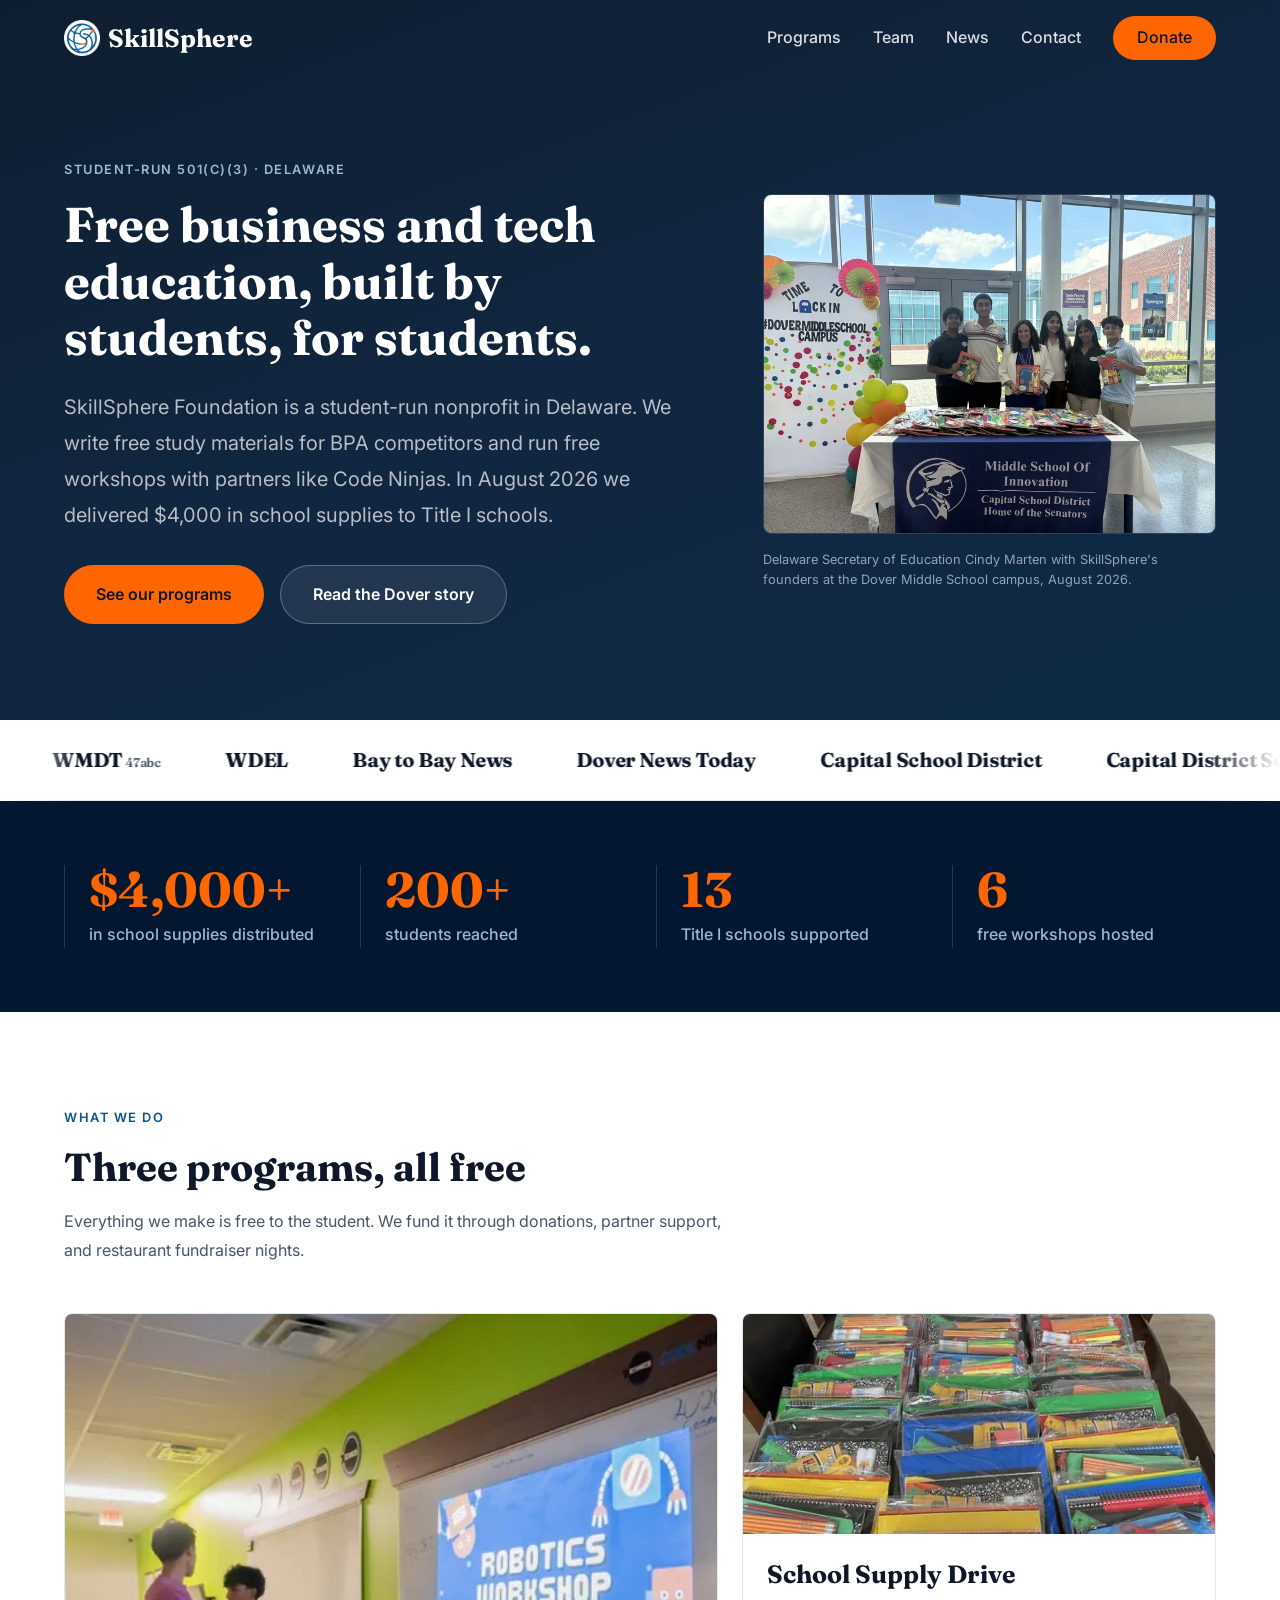
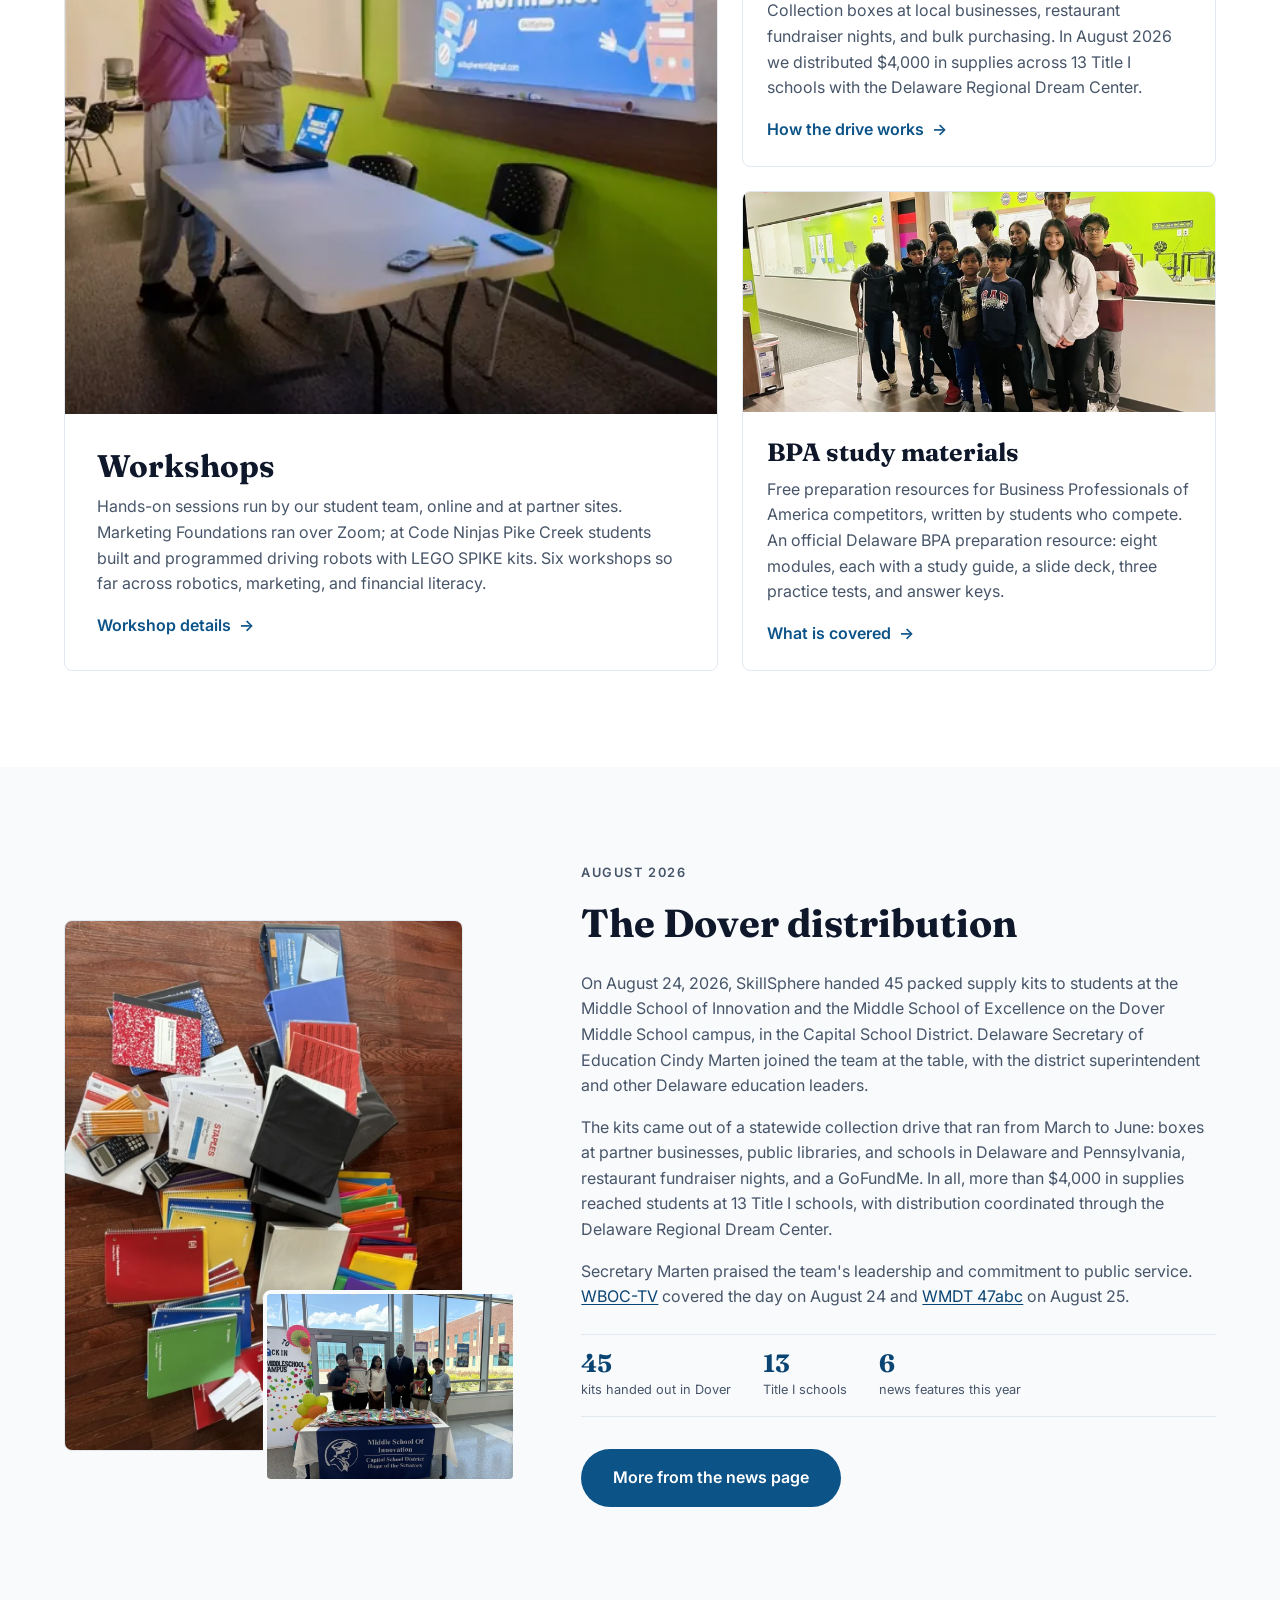
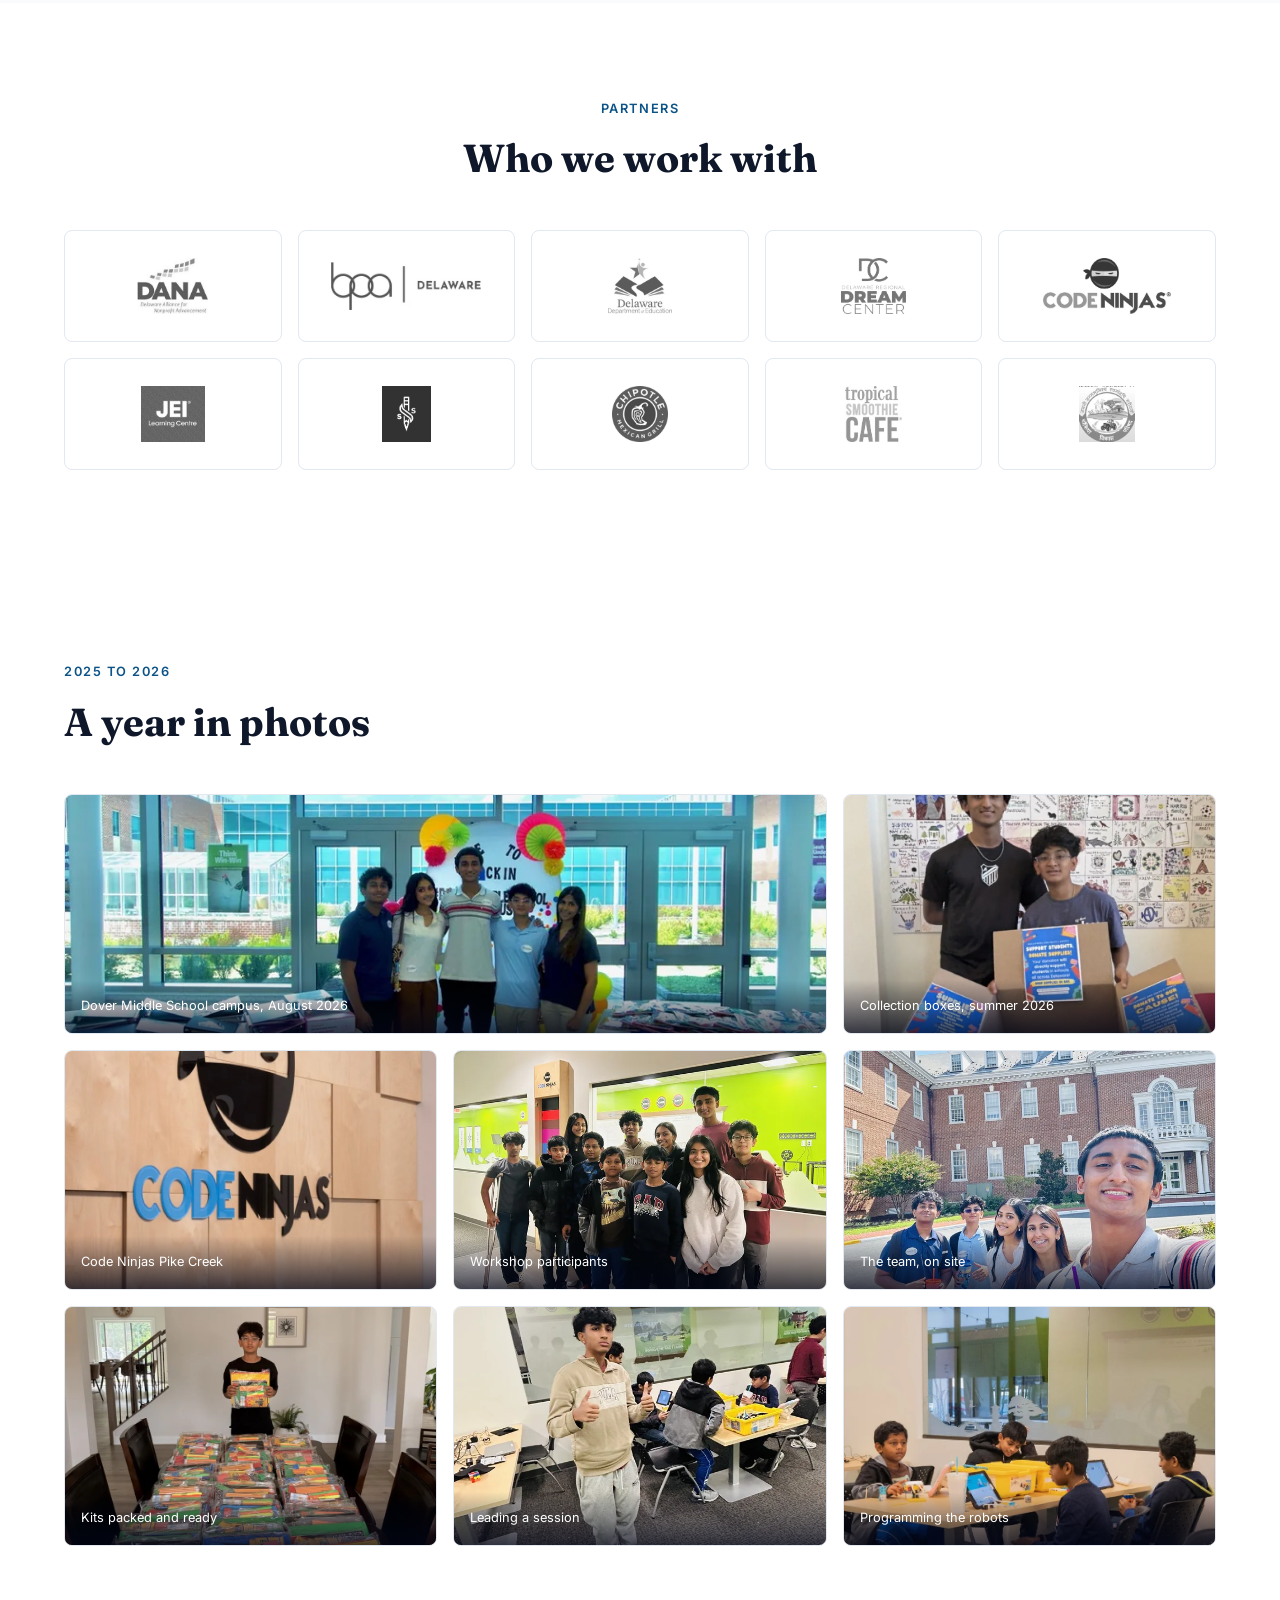
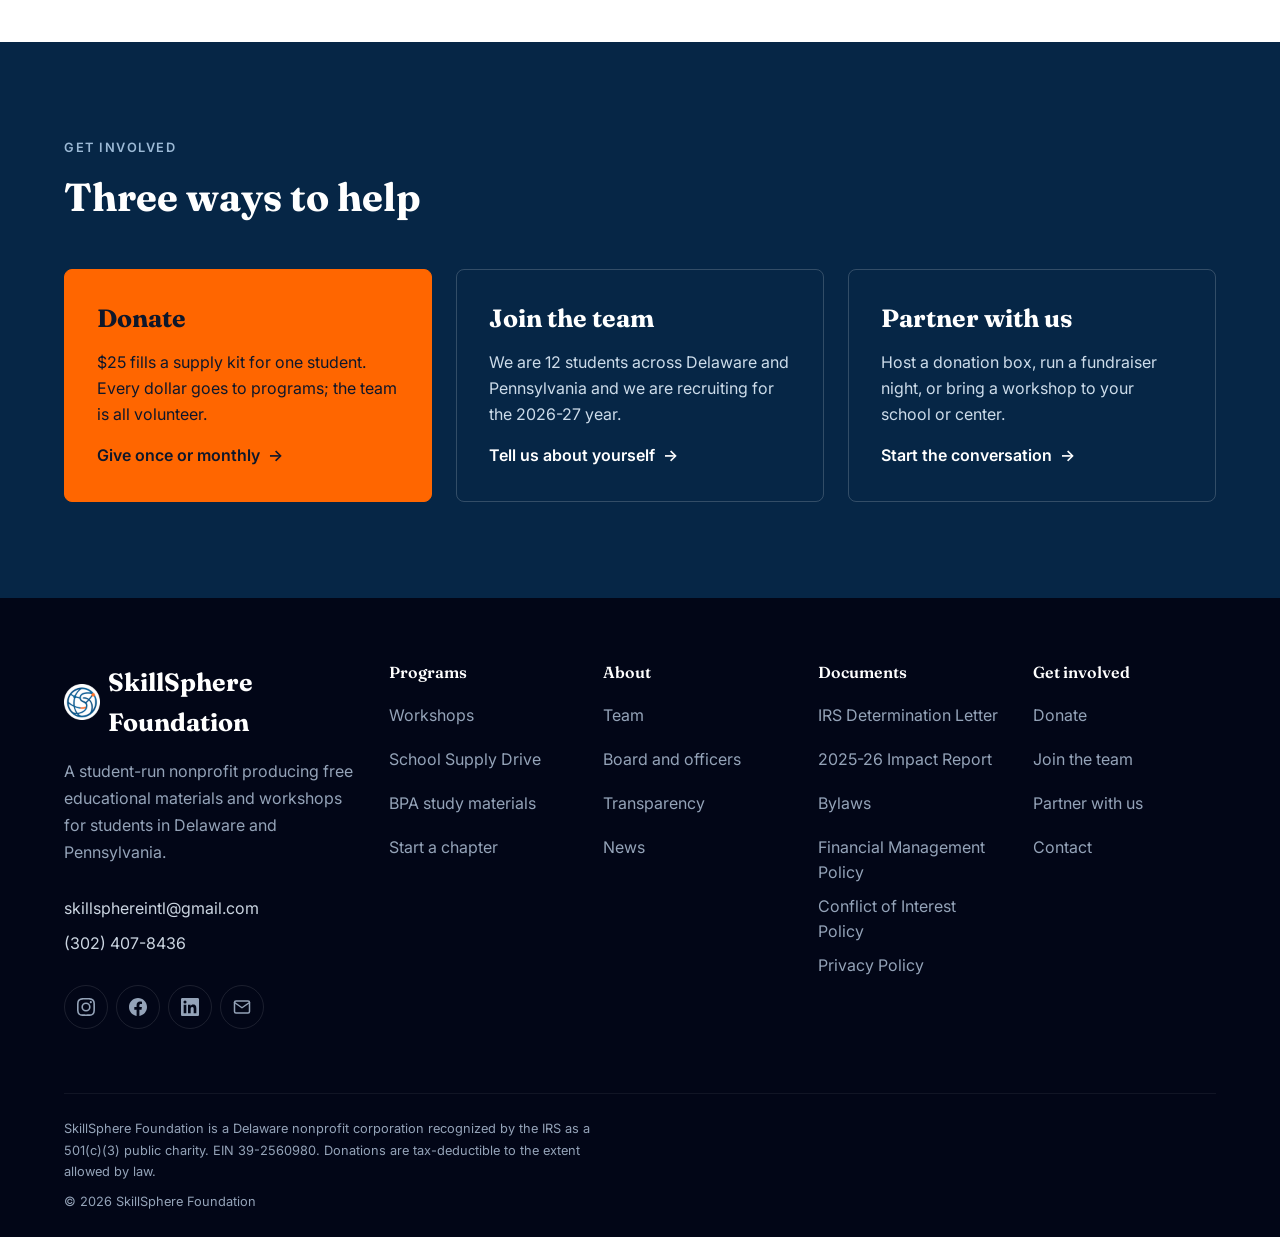
<file: index.html>
<!DOCTYPE html>
<html lang="en">
<head>
  <meta charset="UTF-8">
  <meta name="viewport" content="width=device-width, initial-scale=1.0">
  <title>SkillSphere Foundation | Free business and tech education</title>
  <meta name="description" content="SkillSphere Foundation is a student-run 501(c)(3) in Delaware. Free BPA study materials, free workshops with partners like Code Ninjas, and school supplies for Title I schools.">
  <link rel="canonical" href="https://skillsphere-intl.org/">
  <meta name="theme-color" content="#0c5388">
  <meta property="og:type" content="website">
  <meta property="og:site_name" content="SkillSphere Foundation">
  <meta property="og:url" content="https://skillsphere-intl.org/">
  <meta property="og:title" content="SkillSphere Foundation">
  <meta property="og:description" content="SkillSphere Foundation is a student-run 501(c)(3) in Delaware. Free BPA study materials, free workshops with partners like Code Ninjas, and school supplies for Title I schools.">
  <meta property="og:image" content="https://skillsphere-intl.org/images/og-image.jpg">
  <meta property="og:image:width" content="1200">
  <meta property="og:image:height" content="630">
  <meta property="og:image:alt" content="Delaware Secretary of Education Cindy Marten with SkillSphere's student founders at a table of packed school supply kits.">
  <meta name="twitter:card" content="summary_large_image">
  <link rel="preconnect" href="https://fonts.googleapis.com">
  <link rel="preconnect" href="https://fonts.gstatic.com" crossorigin>
  <link rel="preload" as="style" href="https://fonts.googleapis.com/css2?family=Fraunces:opsz,wght@9..144,600;9..144,700&family=Inter:wght@400;500;600&display=swap">
  <link rel="stylesheet" href="https://fonts.googleapis.com/css2?family=Fraunces:opsz,wght@9..144,600;9..144,700&family=Inter:wght@400;500;600&display=swap" media="print" onload="this.media='all'">
  <noscript><link rel="stylesheet" href="https://fonts.googleapis.com/css2?family=Fraunces:opsz,wght@9..144,600;9..144,700&family=Inter:wght@400;500;600&display=swap"></noscript>
  <link rel="stylesheet" href="style.css">
  <link rel="icon" href="images/logo-108.png">
  <link rel="apple-touch-icon" href="images/logo-180.png">
  <script type="application/ld+json">
  {
    "@context": "https://schema.org",
    "@type": "NGO",
    "name": "SkillSphere Foundation",
    "alternateName": "SkillSphere",
    "url": "https://skillsphere-intl.org/",
    "logo": "https://skillsphere-intl.org/images/logo-512.png",
    "image": "https://skillsphere-intl.org/images/og-image.jpg",
    "description": "A student-run 501(c)(3) nonprofit in Delaware producing free BPA study materials, running free workshops, and delivering school supplies to Title I schools. Serves elementary, middle, and high school students.",
    "email": "skillsphereintl@gmail.com",
    "telephone": "+1-302-407-8436",
    "foundingDate": "2025-03-19",
    "foundingLocation": { "@type": "Place", "name": "Delaware, United States" },
    "founder": [
      { "@type": "Person", "name": "Devkrishna Manappattu" },
      { "@type": "Person", "name": "Ridhun Gujja" },
      { "@type": "Person", "name": "Yashas Chittimalla" }
    ],
    "address": { "@type": "PostalAddress", "addressRegion": "DE", "addressCountry": "US" },
    "areaServed": ["Delaware", "Pennsylvania"],
    "nonprofitStatus": "Nonprofit501c3",
    "taxID": "39-2560980",
    "contactPoint": { "@type": "ContactPoint", "contactType": "general", "email": "skillsphereintl@gmail.com", "telephone": "+1-302-407-8436" },
    "sameAs": [
      "https://www.instagram.com/skillsphere.intl/",
      "https://www.facebook.com/skillsphereintl",
      "https://www.linkedin.com/company/skillspherefoundation/",
      "https://gofund.me/5f11f9b7e"
    ]
  }
  </script>
  <!-- TODO(ridhun): analytics. Paste the one-line snippet from Cloudflare Web Analytics
       or GoatCounter here (both cookieless, so the Privacy Policy stays true as written).
       If you choose Google Analytics 4, add a cookie line to the Privacy Policy first. -->
</head>
<body>

  <a class="skip-link" href="#main">Skip to content</a>

  <nav class="navbar" id="navbar" aria-label="Primary">
    <div class="container">
      <a href="index.html" class="nav-logo" aria-label="SkillSphere Foundation home">
        <img src="images/logo-108.png" alt="" width="36" height="36">
        SkillSphere
      </a>
      <button class="nav-toggle" id="nav-toggle" aria-label="Menu" aria-expanded="false" aria-controls="nav-links">
        <span></span><span></span><span></span>
      </button>
      <div class="nav-links" id="nav-links">
        <a href="programs/">Programs</a>
        <a href="team/">Team</a>
        <a href="news/">News</a>
        <a href="contact/">Contact</a>
        <a href="donate/" class="nav-cta">Donate</a>
      </div>
    </div>
  </nav>

  <main id="main">

  <!-- HERO -->
  <section class="hero" id="hero">
    <div class="container hero-grid">
      <div class="hero-content">
        <p class="eyebrow eyebrow--light">Student-run 501(c)(3) &middot; Delaware</p>
        <h1 class="hero-title">Free business and tech education, built by students, for students.</h1>
        <p class="hero-desc">
          SkillSphere Foundation is a student-run nonprofit in Delaware. We write free study
          materials for BPA competitors and run free workshops with partners like Code Ninjas.
          In August 2026 we delivered $4,000 in school supplies to Title I schools.
        </p>
        <div class="hero-actions">
          <a href="programs/" class="btn btn-orange">See our programs</a>
          <a href="#story" class="btn btn-secondary">Read the Dover story</a>
        </div>
      </div>

      <figure class="hero-figure">
        <img fetchpriority="high" src="images/photos/dover-secretary-marten-1200.webp"
             srcset="images/photos/dover-secretary-marten-800.webp 800w, images/photos/dover-secretary-marten-1200.webp 1200w"
             sizes="(min-width: 1024px) 42vw, 100vw"
             width="1200" height="900"
             alt="Delaware Secretary of Education Cindy Marten holding a supply kit, standing with SkillSphere's student founders behind a table of packed school supplies at the Dover Middle School campus.">
        <figcaption>
          Delaware Secretary of Education Cindy Marten with SkillSphere's founders at the Dover Middle School campus, August 2026.
        </figcaption>
      </figure>
    </div>
  </section>

  <!-- PRESS -->
  <section class="press-strip" aria-label="In the news">
    <div class="press-track">
      <ul class="press-list">
        <li><a class="press-link" href="https://www.wboc.com/news/delaware-education-leaders-kick-off-back-to-school-with-dover-visit/article_6176ef05-ca6d-48b5-bd11-3e266ead9d22.html" target="_blank" rel="noopener"><span class="press-mark">WBOC<small>-TV</small></span></a></li>
        <li><a class="press-link" href="https://www.wmdt.com/2026/08/high-schoolers-found-nonprofit-bringing-business-opportunities-financial-literacy-and-school-supplies-to-students/" target="_blank" rel="noopener"><span class="press-mark">WMDT<small>&nbsp;47abc</small></span></a></li>
        <li><a class="press-link" href="https://www.wdel.com/news/delaware-education-leaders-kick-off-back-to-school-with-dover-visit/article_11948f19-7af6-56f0-8f17-ead873793310.html" target="_blank" rel="noopener"><span class="press-mark">WDEL</span></a></li>
        <li><a class="press-link" href="https://baytobaynews.com/stories/high-schooler-nonprofit-provides-school-supplies-to-students,342151" target="_blank" rel="noopener"><span class="press-mark">Bay to Bay News</span></a></li>
        <li><a class="press-link" href="https://podcasts.apple.com/us/podcast/delaware-teens-bridge-opportunity-gap-dover-news/id1855766206?i=1000785651766" target="_blank" rel="noopener"><span class="press-mark">Dover News Today</span></a></li>
        <li><a class="press-link" href="https://www.facebook.com/CapitalSchoolDistrict/posts/capital-school-district-was-proud-to-welcome-secretary-of-education-cindy-marten/1699660642165333/" target="_blank" rel="noopener"><span class="press-mark">Capital School District</span></a></li>
        <li><a class="press-link" href="https://www.instagram.com/p/Dcg0qkhnQo6/" target="_blank" rel="noopener"><span class="press-mark">Capital District Senators</span></a></li>
        <li><a class="press-link" href="https://www.facebook.com/SenEricBuckson/posts/im-excited-to-see-the-dover-community-coming-together-to-support-students-as-the/1035563209367535/" target="_blank" rel="noopener"><span class="press-mark">Senator Eric Buckson</span></a></li>
        <li><a class="press-link" href="https://www.apposchooldistrict.com/apps/news/show_news.jsp?REC_ID=1027420&amp;id=0" target="_blank" rel="noopener"><span class="press-mark">Appoquinimink School District</span></a></li>
        <li><a class="press-link" href="https://www.instagram.com/p/DcoGhCtCCi0/" target="_blank" rel="noopener"><span class="press-mark">Appoquinimink Schools</span></a></li>
        <li><a class="press-link" href="https://www.appopreschool.org/m/cross.jsp?wREC_ID=563&amp;crossPath=/apps/news/show_news.jsp%3FREC_ID%3D1027420%26id%3D0" target="_blank" rel="noopener"><span class="press-mark">Appoquinimink Preschool Center</span></a></li>
        <li><a class="press-link" href="https://www.facebook.com/photo.php?fbid=1479991910829088&amp;set=a.468609411967348&amp;type=3" target="_blank" rel="noopener"><span class="press-mark">Delaware Regional Dream Center</span></a></li>
        <li><a class="press-link" href="https://nmrde.org/event/weekly-meeting-161/" target="_blank" rel="noopener"><span class="press-mark">Newark Morning Rotary Club</span></a></li>
      </ul>
      <ul class="press-list" aria-hidden="true">
        <li><a class="press-link" href="https://www.wboc.com/news/delaware-education-leaders-kick-off-back-to-school-with-dover-visit/article_6176ef05-ca6d-48b5-bd11-3e266ead9d22.html" target="_blank" rel="noopener" tabindex="-1"><span class="press-mark">WBOC<small>-TV</small></span></a></li>
        <li><a class="press-link" href="https://www.wmdt.com/2026/08/high-schoolers-found-nonprofit-bringing-business-opportunities-financial-literacy-and-school-supplies-to-students/" target="_blank" rel="noopener" tabindex="-1"><span class="press-mark">WMDT<small>&nbsp;47abc</small></span></a></li>
        <li><a class="press-link" href="https://www.wdel.com/news/delaware-education-leaders-kick-off-back-to-school-with-dover-visit/article_11948f19-7af6-56f0-8f17-ead873793310.html" target="_blank" rel="noopener" tabindex="-1"><span class="press-mark">WDEL</span></a></li>
        <li><a class="press-link" href="https://baytobaynews.com/stories/high-schooler-nonprofit-provides-school-supplies-to-students,342151" target="_blank" rel="noopener" tabindex="-1"><span class="press-mark">Bay to Bay News</span></a></li>
        <li><a class="press-link" href="https://podcasts.apple.com/us/podcast/delaware-teens-bridge-opportunity-gap-dover-news/id1855766206?i=1000785651766" target="_blank" rel="noopener" tabindex="-1"><span class="press-mark">Dover News Today</span></a></li>
        <li><a class="press-link" href="https://www.facebook.com/CapitalSchoolDistrict/posts/capital-school-district-was-proud-to-welcome-secretary-of-education-cindy-marten/1699660642165333/" target="_blank" rel="noopener" tabindex="-1"><span class="press-mark">Capital School District</span></a></li>
        <li><a class="press-link" href="https://www.instagram.com/p/Dcg0qkhnQo6/" target="_blank" rel="noopener" tabindex="-1"><span class="press-mark">Capital District Senators</span></a></li>
        <li><a class="press-link" href="https://www.facebook.com/SenEricBuckson/posts/im-excited-to-see-the-dover-community-coming-together-to-support-students-as-the/1035563209367535/" target="_blank" rel="noopener" tabindex="-1"><span class="press-mark">Senator Eric Buckson</span></a></li>
        <li><a class="press-link" href="https://www.apposchooldistrict.com/apps/news/show_news.jsp?REC_ID=1027420&amp;id=0" target="_blank" rel="noopener" tabindex="-1"><span class="press-mark">Appoquinimink School District</span></a></li>
        <li><a class="press-link" href="https://www.instagram.com/p/DcoGhCtCCi0/" target="_blank" rel="noopener" tabindex="-1"><span class="press-mark">Appoquinimink Schools</span></a></li>
        <li><a class="press-link" href="https://www.appopreschool.org/m/cross.jsp?wREC_ID=563&amp;crossPath=/apps/news/show_news.jsp%3FREC_ID%3D1027420%26id%3D0" target="_blank" rel="noopener" tabindex="-1"><span class="press-mark">Appoquinimink Preschool Center</span></a></li>
        <li><a class="press-link" href="https://www.facebook.com/photo.php?fbid=1479991910829088&amp;set=a.468609411967348&amp;type=3" target="_blank" rel="noopener" tabindex="-1"><span class="press-mark">Delaware Regional Dream Center</span></a></li>
        <li><a class="press-link" href="https://nmrde.org/event/weekly-meeting-161/" target="_blank" rel="noopener" tabindex="-1"><span class="press-mark">Newark Morning Rotary Club</span></a></li>
      </ul>
    </div>
  </section>

  <!-- IMPACT -->
  <section class="impact-strip" aria-label="Impact by the numbers">
    <div class="container impact-grid" data-reveal-group>
      <div class="impact-item" data-reveal>
        <p class="impact-number">$4,000+</p>
        <p class="impact-label">in school supplies distributed</p>
      </div>
      <div class="impact-item" data-reveal>
        <p class="impact-number">200+</p>
        <p class="impact-label">students reached</p>
      </div>
      <div class="impact-item" data-reveal>
        <p class="impact-number">13</p>
        <p class="impact-label">Title I schools supported</p>
      </div>
      <div class="impact-item" data-reveal>
        <p class="impact-number">6</p>
        <p class="impact-label">free workshops hosted</p>
      </div>
    </div>
  </section>

  <!-- WHAT WE DO -->
  <section class="section" id="programs">
    <div class="container">
      <div class="section-head section-head--left">
        <p class="eyebrow">What we do</p>
        <h2 class="section-title">Three programs, all free</h2>
        <p class="section-desc">Everything we make is free to the student. We fund it through donations, partner support, and restaurant fundraiser nights.</p>
      </div>

      <div class="programs-layout" data-reveal-group>
        <article class="program program--lead" data-reveal>
          <img src="images/photos/robotics-workshop-1200.webp"
               srcset="images/photos/robotics-workshop-800.webp 800w, images/photos/robotics-workshop-1200.webp 1200w"
               sizes="(min-width: 1024px) 58vw, 100vw" width="1200" height="800" loading="lazy"
               alt="Students at tables during a SkillSphere robotics workshop at Code Ninjas, with the workshop title projected on the wall.">
          <div class="program__body">
            <h3>Workshops</h3>
            <p>Hands-on sessions run by our student team, online and at partner sites. Marketing Foundations ran over Zoom; at Code Ninjas Pike Creek students built and programmed driving robots with LEGO SPIKE kits. Six workshops so far across robotics, marketing, and financial literacy.</p>
            <a href="programs/" class="text-link">Workshop details</a>
          </div>
        </article>

        <article class="program" data-reveal>
          <img src="images/photos/supply-kits-table-900.webp" width="900" height="1200" loading="lazy"
               alt="Dozens of packed school supply kits laid out across a long table, each with notebooks, pencils, folders, and scissors.">
          <div class="program__body">
            <h3>School Supply Drive</h3>
            <p>Collection boxes at local businesses, restaurant fundraiser nights, and bulk purchasing. In August 2026 we distributed $4,000 in supplies across 13 Title I schools with the Delaware Regional Dream Center.</p>
            <a href="programs/" class="text-link">How the drive works</a>
          </div>
        </article>

        <article class="program" data-reveal>
          <img src="images/photos/codeninjas-students-1200.webp"
               srcset="images/photos/codeninjas-students-800.webp 800w, images/photos/codeninjas-students-1200.webp 1200w"
               sizes="(min-width: 1024px) 28vw, 100vw" width="1200" height="675" loading="lazy"
               alt="A group of middle school students standing together in a hallway at Code Ninjas after a workshop.">
          <div class="program__body">
            <h3>BPA study materials</h3>
            <p>Free preparation resources for Business Professionals of America competitors, written by students who compete. An official Delaware BPA preparation resource: eight modules, each with a study guide, a slide deck, three practice tests, and answer keys.</p>
            <a href="programs/" class="text-link">What is covered</a>
          </div>
        </article>
      </div>
    </div>
  </section>

  <!-- FEATURED STORY -->
  <section class="section story" id="story">
    <div class="container story-grid">
      <div class="story-media" data-reveal-group>
        <img class="story-img story-img--main" data-reveal
             src="images/photos/supplies-overhead-900.webp" width="900" height="1200" loading="lazy"
             alt="School supplies spread across a wood floor: notebooks, folders, pencils, calculators, and binders.">
        <img class="story-img story-img--inset" data-reveal
             src="images/photos/dover-superintendent-1200.webp"
             srcset="images/photos/dover-superintendent-800.webp 800w, images/photos/dover-superintendent-1200.webp 1200w"
             sizes="(min-width: 1024px) 24vw, 60vw" width="1200" height="900" loading="lazy"
             alt="SkillSphere's student team with a Capital School District administrator at the Dover Middle School supply distribution table.">
      </div>
      <div class="story-body">
        <p class="eyebrow">August 2026</p>
        <h2 class="section-title">The Dover distribution</h2>
          <p>
            On August 24, 2026, SkillSphere handed 45 packed supply kits to students at the Middle
            School of Innovation and the Middle School of Excellence on the Dover Middle School campus,
            in the Capital School District. Delaware Secretary of Education Cindy Marten joined the
            team at the table, with the district superintendent and other Delaware education leaders.
          </p>
          <p>
            The kits came out of a statewide collection drive that ran from March to June: boxes at
            partner businesses, public libraries, and schools in Delaware and Pennsylvania, restaurant
            fundraiser nights, and a GoFundMe. In all, more than $4,000 in supplies reached students at
            13 Title I schools, with distribution coordinated through the Delaware Regional Dream Center.
          </p>
          <p>
            Secretary Marten praised the team's leadership and commitment to public service. <a href="https://www.wboc.com/news/delaware-education-leaders-kick-off-back-to-school-with-dover-visit/article_6176ef05-ca6d-48b5-bd11-3e266ead9d22.html" target="_blank" rel="noopener">WBOC-TV</a>
            covered the day on August 24 and <a href="https://www.wmdt.com/2026/08/high-schoolers-found-nonprofit-bringing-business-opportunities-financial-literacy-and-school-supplies-to-students/" target="_blank" rel="noopener">WMDT 47abc</a> on August 25.
          </p>
          <ul class="story-facts">
            <li><strong>45</strong> kits handed out in Dover</li>
            <li><strong>13</strong> Title I schools</li>
            <li><strong>6</strong> news features this year</li>
          </ul>
        <a href="news/" class="btn btn-primary">More from the news page</a>
      </div>
    </div>
  </section>

  <!-- PARTNERS -->
  <section class="section partners" id="partners">
    <div class="container">
      <div class="section-head">
        <p class="eyebrow">Partners</p>
        <h2 class="section-title">Who we work with</h2>
      </div>
      <ul class="partner-logos" data-reveal-group>
        <li data-reveal><img src="images/partners/dana.webp" alt="Delaware Alliance for Nonprofit Advancement (DANA)" width="202" height="160" loading="lazy"></li>
        <li data-reveal><img src="images/partners/delaware-bpa.webp" alt="Delaware Business Professionals of America" width="360" height="116" loading="lazy"></li>
        <li data-reveal><img src="images/partners/delaware-doe.webp" alt="Delaware Department of Education" width="184" height="160" loading="lazy"></li>
        <li data-reveal><img src="images/partners/dream-center.webp" alt="Delaware Regional Dream Center" width="185" height="160" loading="lazy"></li>
        <li data-reveal><img src="images/partners/code-ninjas.webp" alt="Code Ninjas Pike Creek" width="360" height="157" loading="lazy"></li>
        <li data-reveal><img src="images/partners/jei.webp" alt="JEI Learning Center Middletown" width="182" height="160" loading="lazy"></li>
        <li data-reveal><img src="images/partners/serve-and-supply.webp" alt="Serve and Supply Foundation" width="139" height="160" loading="lazy"></li>
        <li data-reveal><img src="images/partners/chipotle.webp" alt="Chipotle Middletown" width="160" height="160" loading="lazy"></li>
        <li data-reveal><img src="images/partners/tropical-smoothie.webp" alt="Tropical Smoothie Café Elkton" width="165" height="160" loading="lazy"></li>
        <li data-reveal><img src="images/partners/chaukia-vikas-parishad.webp" alt="Chaukia Vikas Parishad" width="160" height="160" loading="lazy"></li>
      </ul>
    </div>
  </section>

  <!-- MOMENTS -->
  <section class="section moments" aria-label="Photos from the past year">
    <div class="container">
      <div class="section-head section-head--left">
        <p class="eyebrow">2025 to 2026</p>
        <h2 class="section-title">A year in photos</h2>
      </div>
      <ul class="moments-grid" data-reveal-group>
        <li class="moments-item moments-item--wide" data-reveal>
          <img src="images/photos/dover-table-wide-1200.webp" srcset="images/photos/dover-table-wide-800.webp 800w, images/photos/dover-table-wide-1200.webp 1200w" sizes="(min-width: 1024px) 60vw, 100vw" width="1200" height="800" loading="lazy" alt="The SkillSphere team behind a table of packed supply kits at the Dover Middle School campus, windows and balloons behind them.">
          <span>Dover Middle School campus, August 2026</span>
        </li>
        <li class="moments-item" data-reveal>
          <img src="images/photos/students-donation-boxes-900.webp" width="900" height="1200" loading="lazy" alt="Two students holding an open donation box with SkillSphere flyers taped to it.">
          <span>Collection boxes, summer 2026</span>
        </li>
        <li class="moments-item" data-reveal>
          <img src="images/photos/codeninjas-sign-800.webp" width="800" height="1200" loading="lazy" alt="The Code Ninjas sign on a wood panel wall.">
          <span>Code Ninjas Pike Creek</span>
        </li>
        <li class="moments-item" data-reveal>
          <img src="images/photos/student-group-1200.webp" srcset="images/photos/student-group-800.webp 800w, images/photos/student-group-1200.webp 1200w" sizes="(min-width: 1024px) 30vw, 100vw" width="1200" height="675" loading="lazy" alt="A group of middle school students together after a workshop.">
          <span>Workshop participants</span>
        </li>
        <li class="moments-item" data-reveal>
          <img src="images/photos/team-outside-1200.webp" srcset="images/photos/team-outside-800.webp 800w, images/photos/team-outside-1200.webp 1200w" sizes="(min-width: 1024px) 30vw, 100vw" width="1200" height="675" loading="lazy" alt="Team members outside a brick school building.">
          <span>The team, on site</span>
        </li>
        <li class="moments-item" data-reveal>
          <img src="images/photos/supply-kits-long-table-899.webp" width="899" height="1200" loading="lazy" alt="Supply kits lined up along a long dining table.">
          <span>Kits packed and ready</span>
        </li>
        <li class="moments-item" data-reveal>
          <img src="images/photos/workshop-room-675.webp" width="675" height="1200" loading="lazy"
               alt="A student standing at the front of a classroom leading a workshop session.">
          <span>Leading a session</span>
        </li>
        <li class="moments-item" data-reveal>
          <img src="images/photos/students-laptops-839.webp" width="839" height="1200" loading="lazy"
               alt="Middle school students at a table working on laptops next to LEGO SPIKE kits.">
          <span>Programming the robots</span>
        </li>
      </ul>
    </div>
  </section>

  <!-- GET INVOLVED -->
  <section class="section involve" id="get-involved">
    <div class="container">
      <div class="section-head section-head--left">
        <p class="eyebrow eyebrow--light">Get involved</p>
        <h2 class="section-title">Three ways to help</h2>
      </div>
      <div class="involve-grid" data-reveal-group>
        <a href="donate/" class="involve-card involve-card--accent" data-reveal>
          <h3>Donate</h3>
          <p>$25 fills a supply kit for one student. Every dollar goes to programs; the team is all volunteer.</p>
          <span class="text-link text-link--light">Give once or monthly</span>
        </a>
        <a href="contact/?topic=join" class="involve-card" data-reveal>
          <h3>Join the team</h3>
          <p>We are 12 students across Delaware and Pennsylvania and we are recruiting for the 2026-27 year.</p>
          <span class="text-link text-link--light">Tell us about yourself</span>
        </a>
        <a href="contact/?topic=partner" class="involve-card" data-reveal>
          <h3>Partner with us</h3>
          <p>Host a donation box, run a fundraiser night, or bring a workshop to your school or center.</p>
          <span class="text-link text-link--light">Start the conversation</span>
        </a>
      </div>
    </div>
  </section>

  </main>

  <footer class="footer" id="footer">
    <div class="container">
      <div class="footer-grid">
        <div class="footer-brand">
          <a href="index.html" class="nav-logo">
            <img src="images/logo-108.png" alt="" width="36" height="36">
            SkillSphere Foundation
          </a>
          <p>A student-run nonprofit producing free educational materials and workshops for students in Delaware and Pennsylvania.</p>
          <p class="footer-contact">
            <a href="mailto:skillsphereintl@gmail.com">skillsphereintl@gmail.com</a>
            <a href="tel:+13024078436">(302) 407-8436</a>
          </p>
          <div class="footer-socials">
            <a href="https://www.instagram.com/skillsphere.intl/" target="_blank" rel="noopener" class="footer-social-link" aria-label="Instagram">
              <svg width="18" height="18" viewBox="0 0 24 24" fill="currentColor" aria-hidden="true"><path d="M12 2.163c3.204 0 3.584.012 4.85.07 3.252.148 4.771 1.691 4.919 4.919.058 1.265.069 1.645.069 4.849 0 3.205-.012 3.584-.069 4.849-.149 3.225-1.664 4.771-4.919 4.919-1.266.058-1.644.07-4.85.07-3.204 0-3.584-.012-4.849-.07-3.26-.149-4.771-1.699-4.919-4.92-.058-1.265-.07-1.644-.07-4.849 0-3.204.013-3.583.07-4.849.149-3.227 1.664-4.771 4.919-4.919 1.266-.057 1.645-.069 4.849-.069zM12 0C8.741 0 8.333.014 7.053.072 2.695.272.273 2.69.073 7.052.014 8.333 0 8.741 0 12c0 3.259.014 3.668.072 4.948.2 4.358 2.618 6.78 6.98 6.98C8.333 23.986 8.741 24 12 24c3.259 0 3.668-.014 4.948-.072 4.354-.2 6.782-2.618 6.979-6.98.059-1.28.073-1.689.073-4.948 0-3.259-.014-3.667-.072-4.947-.196-4.354-2.617-6.78-6.979-6.98C15.668.014 15.259 0 12 0zm0 5.838a6.162 6.162 0 100 12.324 6.162 6.162 0 000-12.324zM12 16a4 4 0 110-8 4 4 0 010 8zm6.406-11.845a1.44 1.44 0 100 2.881 1.44 1.44 0 000-2.881z"/></svg>
            </a>
            <a href="https://www.facebook.com/skillsphereintl" target="_blank" rel="noopener" class="footer-social-link" aria-label="Facebook">
              <svg width="18" height="18" viewBox="0 0 24 24" fill="currentColor" aria-hidden="true"><path d="M24 12.073c0-6.627-5.373-12-12-12s-12 5.373-12 12c0 5.99 4.388 10.954 10.125 11.854v-8.385H7.078v-3.47h3.047V9.43c0-3.007 1.792-4.669 4.533-4.669 1.312 0 2.686.235 2.686.235v2.953H15.83c-1.491 0-1.956.925-1.956 1.874v2.25h3.328l-.532 3.47h-2.796v8.385C19.612 23.027 24 18.062 24 12.073z"/></svg>
            </a>
            <a href="https://www.linkedin.com/company/skillspherefoundation/" target="_blank" rel="noopener" class="footer-social-link" aria-label="LinkedIn">
              <svg width="18" height="18" viewBox="0 0 24 24" fill="currentColor" aria-hidden="true"><path d="M20.447 20.452h-3.554v-5.569c0-1.328-.027-3.037-1.852-3.037-1.853 0-2.136 1.445-2.136 2.939v5.667H9.351V9h3.414v1.561h.046c.477-.9 1.637-1.85 3.37-1.85 3.601 0 4.267 2.37 4.267 5.455v6.286zM5.337 7.433a2.062 2.062 0 01-2.063-2.065 2.064 2.064 0 112.063 2.065zm1.782 13.019H3.555V9h3.564v11.452zM22.225 0H1.771C.792 0 0 .774 0 1.729v20.542C0 23.227.792 24 1.771 24h20.451C23.2 24 24 23.227 24 22.271V1.729C24 .774 23.2 0 22.222 0h.003z"/></svg>
            </a>
            <a href="mailto:skillsphereintl@gmail.com" class="footer-social-link" aria-label="Email">
              <svg width="18" height="18" viewBox="0 0 24 24" fill="none" stroke="currentColor" stroke-width="2" stroke-linecap="round" stroke-linejoin="round" aria-hidden="true"><path d="M4 4h16c1.1 0 2 .9 2 2v12c0 1.1-.9 2-2 2H4c-1.1 0-2-.9-2-2V6c0-1.1.9-2 2-2z"/><polyline points="22,6 12,13 2,6"/></svg>
            </a>
          </div>
        </div>

        <div class="footer-col">
          <h2 class="footer-heading">Programs</h2>
          <a href="programs/#workshops">Workshops</a>
          <a href="programs/#supply-drive">School Supply Drive</a>
          <a href="programs/#bpa">BPA study materials</a>
          <a href="contact/?topic=chapter">Start a chapter</a>
        </div>

        <div class="footer-col">
          <h2 class="footer-heading">About</h2>
          <a href="team/">Team</a>
          <a href="transparency/#board">Board and officers</a>
          <a href="transparency/">Transparency</a>
          <a href="news/">News</a>
        </div>

        <div class="footer-col">
          <h2 class="footer-heading">Documents</h2>
          <a href="documents/skillsphere-irs-determination-letter.pdf" download>IRS Determination Letter</a>
          <a href="documents/skillsphere-impact-report-2025-26.pdf" download>2025-26 Impact Report</a>
          <a href="documents/skillsphere-bylaws-2026.pdf" download>Bylaws</a>
          <a href="documents/skillsphere-financial-management-policy.pdf" download>Financial Management Policy</a>
          <a href="documents/skillsphere-conflict-of-interest-policy.pdf" download>Conflict of Interest Policy</a>
          <a href="documents/skillsphere-privacy-policy.pdf" download>Privacy Policy</a>
        </div>

        <div class="footer-col">
          <h2 class="footer-heading">Get involved</h2>
          <a href="donate/">Donate</a>
          <a href="contact/?topic=join">Join the team</a>
          <a href="contact/?topic=partner">Partner with us</a>
          <a href="contact/">Contact</a>
        </div>
      </div>

      <div class="footer-bottom">
        <div class="footer-legal">
          <p>
            SkillSphere Foundation is a Delaware nonprofit corporation recognized by the IRS as a
            501(c)(3) public charity. EIN 39-2560980. Donations are tax-deductible to the extent
            allowed by law.
          </p>
          <p>&copy; 2026 SkillSphere Foundation</p>
        </div>
      </div>
    </div>
  </footer>

  <button class="back-to-top" id="back-to-top" aria-label="Back to top">
    <svg width="20" height="20" viewBox="0 0 16 16" fill="none" aria-hidden="true"><path d="M8 12V4m0 0L4 8m4-4l4 4" stroke="currentColor" stroke-width="2" stroke-linecap="round" stroke-linejoin="round"/></svg>
  </button>

  <script src="script.js"></script>
</body>
</html>
</file>
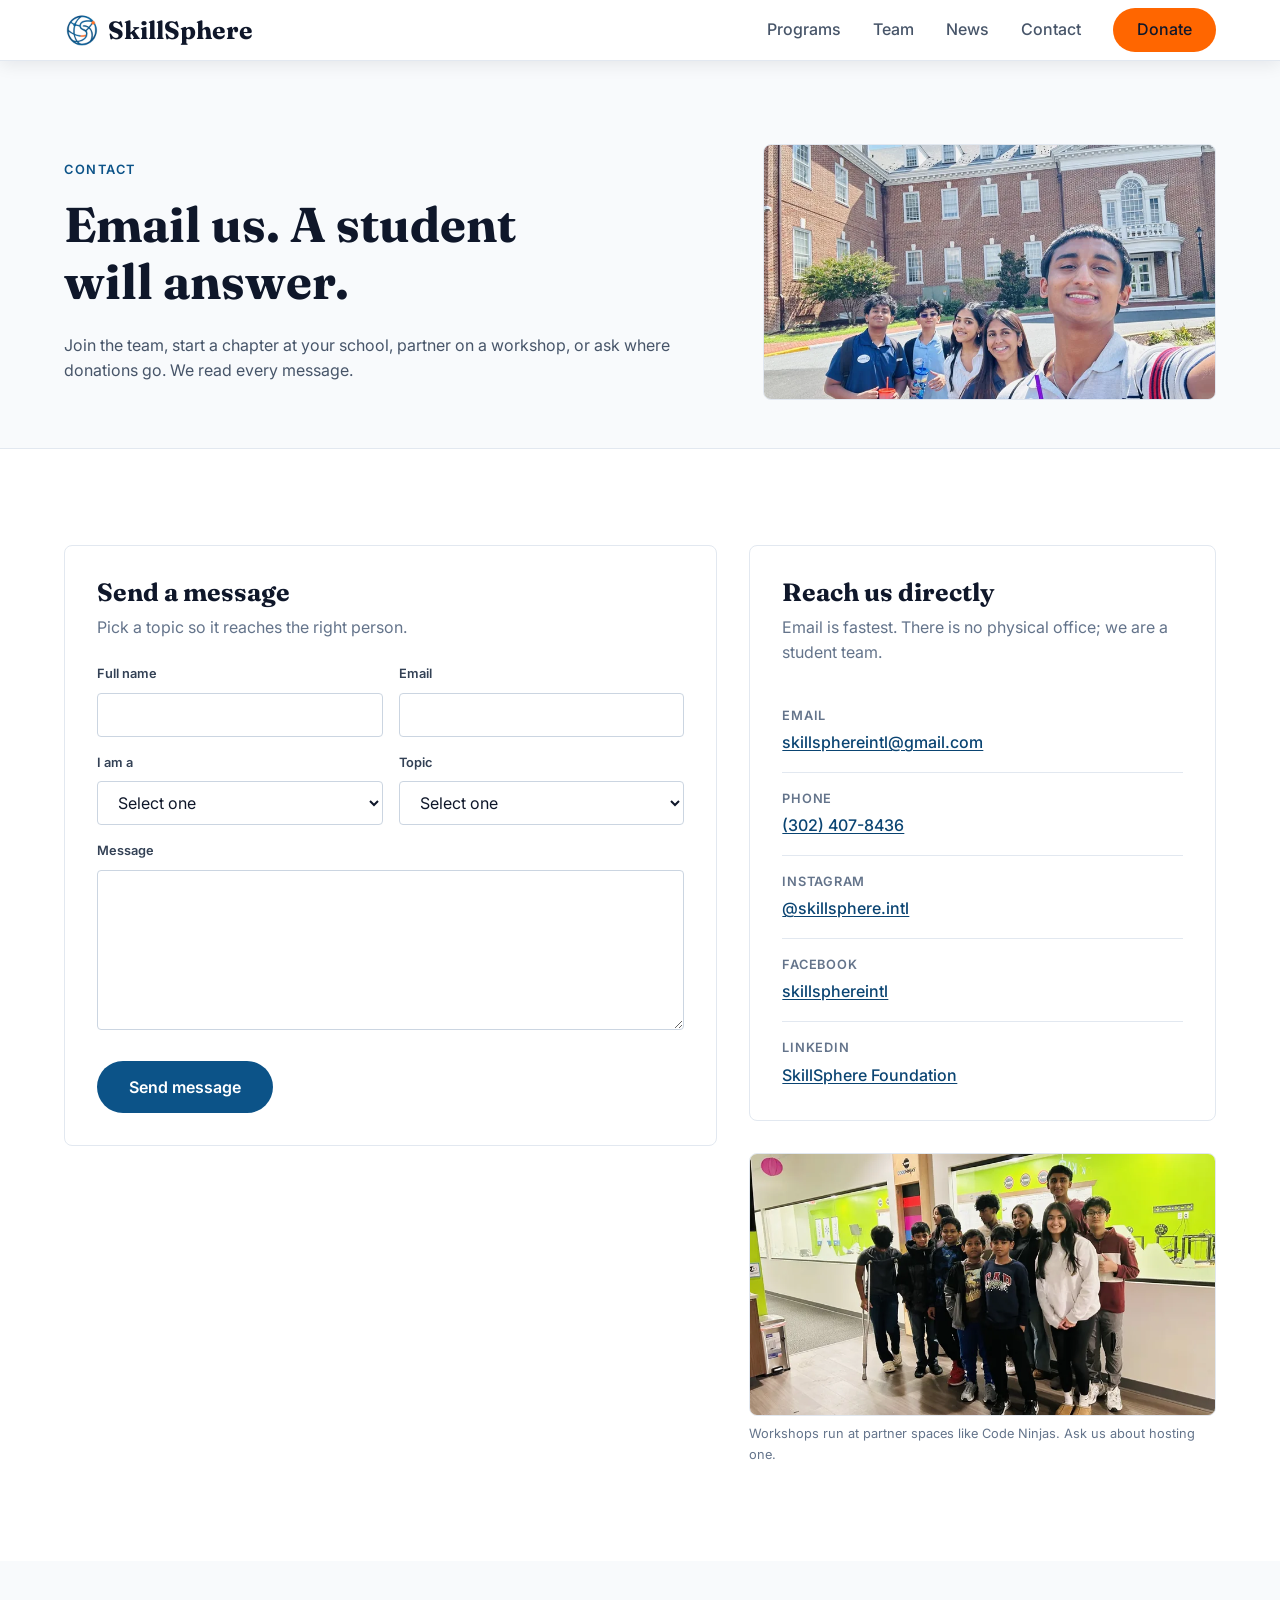
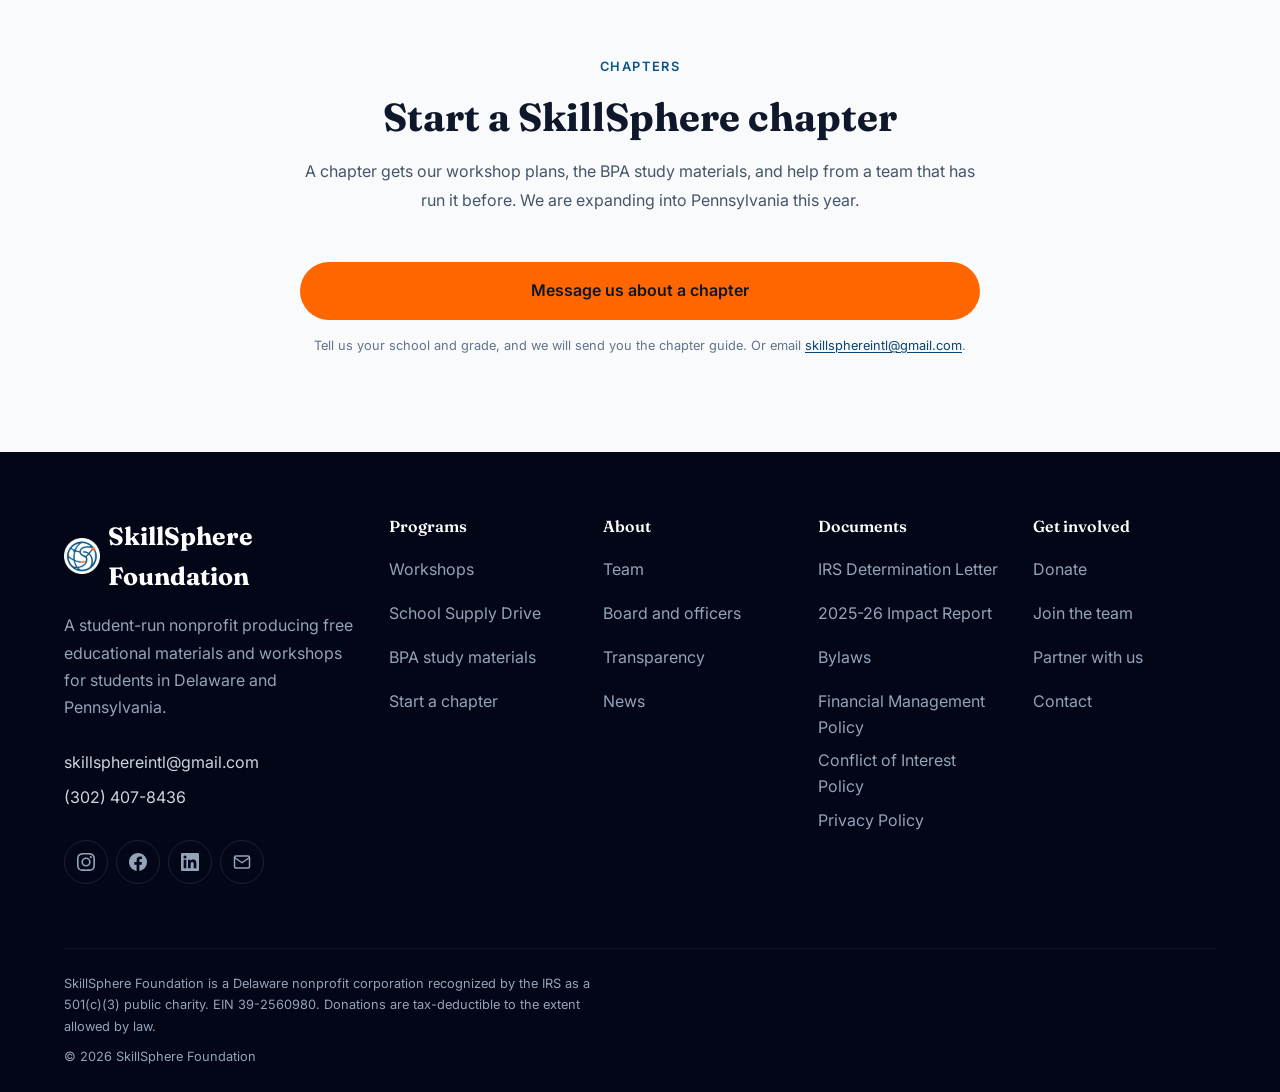
<file: contact/index.html>
<!DOCTYPE html>
<html lang="en">
<head>
  <meta charset="UTF-8">
  <meta name="viewport" content="width=device-width, initial-scale=1.0">
  <title>Contact | SkillSphere Foundation</title>
  <meta name="description" content="Contact SkillSphere Foundation to join the team, start a chapter, partner on a workshop, or host a donation box. Email and phone.">
  <link rel="canonical" href="https://skillsphere-intl.org/contact/">
  <meta name="theme-color" content="#0c5388">
  <meta property="og:type" content="website">
  <meta property="og:site_name" content="SkillSphere Foundation">
  <meta property="og:url" content="https://skillsphere-intl.org/contact/">
  <meta property="og:title" content="Contact | SkillSphere Foundation">
  <meta property="og:description" content="Contact SkillSphere Foundation to join the team, start a chapter, partner on a workshop, or host a donation box. Email and phone.">
  <meta property="og:image" content="https://skillsphere-intl.org/images/og-image.jpg">
  <meta property="og:image:width" content="1200">
  <meta property="og:image:height" content="630">
  <meta property="og:image:alt" content="Delaware Secretary of Education Cindy Marten with SkillSphere's student founders at a table of packed school supply kits.">
  <meta name="twitter:card" content="summary_large_image">
  <link rel="preconnect" href="https://fonts.googleapis.com">
  <link rel="preconnect" href="https://fonts.gstatic.com" crossorigin>
  <link rel="preload" as="style" href="https://fonts.googleapis.com/css2?family=Fraunces:opsz,wght@9..144,600;9..144,700&family=Inter:wght@400;500;600&display=swap">
  <link rel="stylesheet" href="https://fonts.googleapis.com/css2?family=Fraunces:opsz,wght@9..144,600;9..144,700&family=Inter:wght@400;500;600&display=swap" media="print" onload="this.media='all'">
  <noscript><link rel="stylesheet" href="https://fonts.googleapis.com/css2?family=Fraunces:opsz,wght@9..144,600;9..144,700&family=Inter:wght@400;500;600&display=swap"></noscript>
  <link rel="stylesheet" href="../style.css">
  <link rel="icon" href="../images/logo-108.png">
  <link rel="apple-touch-icon" href="../images/logo-180.png">

  <!-- TODO(ridhun): analytics. Paste the one-line snippet from Cloudflare Web Analytics
       or GoatCounter here (both cookieless, so the Privacy Policy stays true as written).
       If you choose Google Analytics 4, add a cookie line to the Privacy Policy first. -->
</head>
<body>

  <a class="skip-link" href="#main">Skip to content</a>

  <!-- NAVBAR -->
  <nav class="navbar scrolled no-hero" id="navbar">
    <div class="container">
      <a href="../index.html" class="nav-logo" aria-label="SkillSphere Foundation home">
        <img src="../images/logo-108.png" alt="SkillSphere logo" width="36" height="36">
        SkillSphere
      </a>
      <div class="nav-links" id="nav-links">
        <a href="../programs/">Programs</a>
        <a href="../team/">Team</a>
        <a href="../news/">News</a>
        <a aria-current="page" href="../contact/">Contact</a>
        <a href="../donate/" class="nav-cta">Donate</a>
      </div>
      <button class="nav-toggle" id="nav-toggle" aria-label="Menu" aria-expanded="false" aria-controls="nav-links">
        <span></span><span></span><span></span>
      </button>
    </div>
  </nav>

  <main id="main">

  <!-- PAGE HEAD -->
  <header class="page-head page-head--alt">
    <div class="container page-head__grid">
      <div>
        <p class="eyebrow">Contact</p>
        <h1 class="page-head__title">Email us. A student will answer.</h1>
        <p class="page-head__desc">
          Join the team, start a chapter at your school, partner on a workshop, or ask where
          donations go. We read every message.
        </p>
      </div>
      <img class="page-head__img" fetchpriority="high"
           src="../images/photos/team-outside-1200.webp"
           srcset="../images/photos/team-outside-800.webp 800w, ../images/photos/team-outside-1200.webp 1200w"
           sizes="(min-width: 1024px) 40vw, 100vw" width="1200" height="675"
           alt="Team members outside a brick school building.">
    </div>
  </header>

  <!-- FORM + DETAILS -->
  <section class="section">
    <div class="container contact-grid">

      <div class="contact-card" id="contact-form">
        <h2>Send a message</h2>
        <p class="contact-card__sub">Pick a topic so it reaches the right person.</p>
        <p id="form-notice" class="form-notice" role="status" tabindex="-1" hidden>Message sent. We will reply by email.</p>

        <form name="contact" method="POST" action="/contact/?sent=1" data-netlify="true" data-netlify-honeypot="bot-field">
          <input type="hidden" name="form-name" value="contact">
          <p class="visually-hidden">
            <label>Don’t fill this out: <input name="bot-field"></label>
          </p>

          <div class="form-grid">
            <div class="field">
              <label for="name">Full name</label>
              <input id="name" name="name" type="text" autocomplete="name" required>
            </div>

            <div class="field">
              <label for="email">Email</label>
              <input id="email" name="email" type="email" autocomplete="email" required>
            </div>

            <div class="field">
              <label for="role">I am a</label>
              <select id="role" name="role" required>
                <option value="" disabled selected>Select one</option>
                <option>Student</option>
                <option>Parent or guardian</option>
                <option>Educator or administrator</option>
                <option>Business or organization</option>
                <option>Volunteer</option>
                <option>Other</option>
              </select>
            </div>

            <div class="field">
              <label for="topic">Topic</label>
              <select id="topic" name="topic" required>
                <option value="" disabled selected>Select one</option>
                <option>Join SkillSphere</option>
                <option>Start a chapter</option>
                <option>Partner with us</option>
                <option>Host a donation box</option>
                <option>Donate or sponsor</option>
                <option>Media or press</option>
                <option>Other</option>
              </select>
            </div>

            <div class="field full">
              <label for="message">Message</label>
              <textarea id="message" name="message" required></textarea>
            </div>
          </div>

          <div class="form-actions">
            <button type="submit" class="btn btn-primary">Send message</button>
          </div>
        </form>
      </div>

      <div>
        <div class="contact-card">
          <h2>Reach us directly</h2>
          <p class="contact-card__sub">Email is fastest. There is no physical office; we are a student team.</p>
          <dl class="info-list">
            <div>
              <dt>Email</dt>
              <dd><a href="mailto:skillsphereintl@gmail.com">skillsphereintl@gmail.com</a></dd>
            </div>
            <div>
              <dt>Phone</dt>
              <dd><a href="tel:+13024078436">(302) 407-8436</a></dd>
            </div>
            <div>
              <dt>Instagram</dt>
              <dd><a href="https://www.instagram.com/skillsphere.intl/" target="_blank" rel="noopener">@skillsphere.intl</a></dd>
            </div>
            <div>
              <dt>Facebook</dt>
              <dd><a href="https://www.facebook.com/skillsphereintl" target="_blank" rel="noopener">skillsphereintl</a></dd>
            </div>
            <div>
              <dt>LinkedIn</dt>
              <dd><a href="https://www.linkedin.com/company/skillspherefoundation/" target="_blank" rel="noopener">SkillSphere Foundation</a></dd>
            </div>
          </dl>
        </div>

        <figure class="contact-photo">
          <img src="../images/photos/codeninjas-students-800.webp"
               srcset="../images/photos/codeninjas-students-800.webp 800w, ../images/photos/codeninjas-students-1200.webp 1200w"
               sizes="(min-width: 1024px) 40vw, 100vw" width="1200" height="675" loading="lazy"
               alt="Students at a SkillSphere workshop at Code Ninjas.">
          <figcaption>Workshops run at partner spaces like Code Ninjas. Ask us about hosting one.</figcaption>
        </figure>
      </div>

    </div>
  </section>

  <!-- CHAPTERS -->
  <section class="section section--alt">
    <div class="container">
      <div class="section-head">
        <p class="eyebrow">Chapters</p>
        <h2 class="section-title">Start a SkillSphere chapter</h2>
        <p class="section-desc">
          A chapter gets our workshop plans, the BPA study materials, and help from a team that has
          run it before. We are expanding into Pennsylvania this year.
        </p>
      </div>

      <div class="chapter-cta">
        <a href="#contact-form" data-topic="chapter" class="btn btn-orange btn--wide">
          Message us about a chapter
        </a>
        <!-- TODO(ridhun): replace with a real chapter interest form when one exists. -->
        <p class="chapter-cta__note">
          Tell us your school and grade, and we will send you the chapter guide.
          Or email <a href="mailto:skillsphereintl@gmail.com?subject=Chapter%20Interest">skillsphereintl@gmail.com</a>.
        </p>
      </div>
    </div>
  </section>

  </main>
  <!-- FOOTER -->
  <footer class="footer" id="footer">
    <div class="container">
      <div class="footer-grid">
        <div class="footer-brand">
          <a href="../" class="nav-logo">
            <img src="../images/logo-108.png" alt="" width="36" height="36">
            SkillSphere Foundation
          </a>
          <p>A student-run nonprofit producing free educational materials and workshops for students in Delaware and Pennsylvania.</p>
          <p class="footer-contact">
            <a href="mailto:skillsphereintl@gmail.com">skillsphereintl@gmail.com</a>
            <a href="tel:+13024078436">(302) 407-8436</a>
          </p>
          <div class="footer-socials">
            <a href="https://www.instagram.com/skillsphere.intl/" target="_blank" rel="noopener" class="footer-social-link" aria-label="Instagram">
              <svg width="18" height="18" viewBox="0 0 24 24" fill="currentColor" aria-hidden="true"><path d="M12 2.163c3.204 0 3.584.012 4.85.07 3.252.148 4.771 1.691 4.919 4.919.058 1.265.069 1.645.069 4.849 0 3.205-.012 3.584-.069 4.849-.149 3.225-1.664 4.771-4.919 4.919-1.266.058-1.644.07-4.85.07-3.204 0-3.584-.012-4.849-.07-3.26-.149-4.771-1.699-4.919-4.92-.058-1.265-.07-1.644-.07-4.849 0-3.204.013-3.583.07-4.849.149-3.227 1.664-4.771 4.919-4.919 1.266-.057 1.645-.069 4.849-.069zM12 0C8.741 0 8.333.014 7.053.072 2.695.272.273 2.69.073 7.052.014 8.333 0 8.741 0 12c0 3.259.014 3.668.072 4.948.2 4.358 2.618 6.78 6.98 6.98C8.333 23.986 8.741 24 12 24c3.259 0 3.668-.014 4.948-.072 4.354-.2 6.782-2.618 6.979-6.98.059-1.28.073-1.689.073-4.948 0-3.259-.014-3.667-.072-4.947-.196-4.354-2.617-6.78-6.979-6.98C15.668.014 15.259 0 12 0zm0 5.838a6.162 6.162 0 100 12.324 6.162 6.162 0 000-12.324zM12 16a4 4 0 110-8 4 4 0 010 8zm6.406-11.845a1.44 1.44 0 100 2.881 1.44 1.44 0 000-2.881z"/></svg>
            </a>
            <a href="https://www.facebook.com/skillsphereintl" target="_blank" rel="noopener" class="footer-social-link" aria-label="Facebook">
              <svg width="18" height="18" viewBox="0 0 24 24" fill="currentColor" aria-hidden="true"><path d="M24 12.073c0-6.627-5.373-12-12-12s-12 5.373-12 12c0 5.99 4.388 10.954 10.125 11.854v-8.385H7.078v-3.47h3.047V9.43c0-3.007 1.792-4.669 4.533-4.669 1.312 0 2.686.235 2.686.235v2.953H15.83c-1.491 0-1.956.925-1.956 1.874v2.25h3.328l-.532 3.47h-2.796v8.385C19.612 23.027 24 18.062 24 12.073z"/></svg>
            </a>
            <a href="https://www.linkedin.com/company/skillspherefoundation/" target="_blank" rel="noopener" class="footer-social-link" aria-label="LinkedIn">
              <svg width="18" height="18" viewBox="0 0 24 24" fill="currentColor" aria-hidden="true"><path d="M20.447 20.452h-3.554v-5.569c0-1.328-.027-3.037-1.852-3.037-1.853 0-2.136 1.445-2.136 2.939v5.667H9.351V9h3.414v1.561h.046c.477-.9 1.637-1.85 3.37-1.85 3.601 0 4.267 2.37 4.267 5.455v6.286zM5.337 7.433a2.062 2.062 0 01-2.063-2.065 2.064 2.064 0 112.063 2.065zm1.782 13.019H3.555V9h3.564v11.452zM22.225 0H1.771C.792 0 0 .774 0 1.729v20.542C0 23.227.792 24 1.771 24h20.451C23.2 24 24 23.227 24 22.271V1.729C24 .774 23.2 0 22.222 0h.003z"/></svg>
            </a>
            <a href="mailto:skillsphereintl@gmail.com" class="footer-social-link" aria-label="Email">
              <svg width="18" height="18" viewBox="0 0 24 24" fill="none" stroke="currentColor" stroke-width="2" stroke-linecap="round" stroke-linejoin="round" aria-hidden="true"><path d="M4 4h16c1.1 0 2 .9 2 2v12c0 1.1-.9 2-2 2H4c-1.1 0-2-.9-2-2V6c0-1.1.9-2 2-2z"/><polyline points="22,6 12,13 2,6"/></svg>
            </a>
          </div>
        </div>

        <div class="footer-col">
          <h2 class="footer-heading">Programs</h2>
          <a href="../programs/#workshops">Workshops</a>
          <a href="../programs/#supply-drive">School Supply Drive</a>
          <a href="../programs/#bpa">BPA study materials</a>
          <a href="../contact/?topic=chapter">Start a chapter</a>
        </div>

        <div class="footer-col">
          <h2 class="footer-heading">About</h2>
          <a href="../team/">Team</a>
          <a href="../transparency/#board">Board and officers</a>
          <a href="../transparency/">Transparency</a>
          <a href="../news/">News</a>
        </div>

        <div class="footer-col">
          <h2 class="footer-heading">Documents</h2>
          <a href="../documents/skillsphere-irs-determination-letter.pdf" download>IRS Determination Letter</a>
          <a href="../documents/skillsphere-impact-report-2025-26.pdf" download>2025-26 Impact Report</a>
          <a href="../documents/skillsphere-bylaws-2026.pdf" download>Bylaws</a>
          <a href="../documents/skillsphere-financial-management-policy.pdf" download>Financial Management Policy</a>
          <a href="../documents/skillsphere-conflict-of-interest-policy.pdf" download>Conflict of Interest Policy</a>
          <a href="../documents/skillsphere-privacy-policy.pdf" download>Privacy Policy</a>
        </div>

        <div class="footer-col">
          <h2 class="footer-heading">Get involved</h2>
          <a href="../donate/">Donate</a>
          <a href="../contact/?topic=join">Join the team</a>
          <a href="../contact/?topic=partner">Partner with us</a>
          <a href="../contact/">Contact</a>
        </div>
      </div>

      <div class="footer-bottom">
        <div class="footer-legal">
          <p>
            SkillSphere Foundation is a Delaware nonprofit corporation recognized by the IRS as a
            501(c)(3) public charity. EIN 39-2560980. Donations are tax-deductible to the extent
            allowed by law.
          </p>
          <p>&copy; 2026 SkillSphere Foundation</p>
        </div>
      </div>
    </div>
  </footer>

  <script src="../script.js"></script>
</body>
</html>
</file>
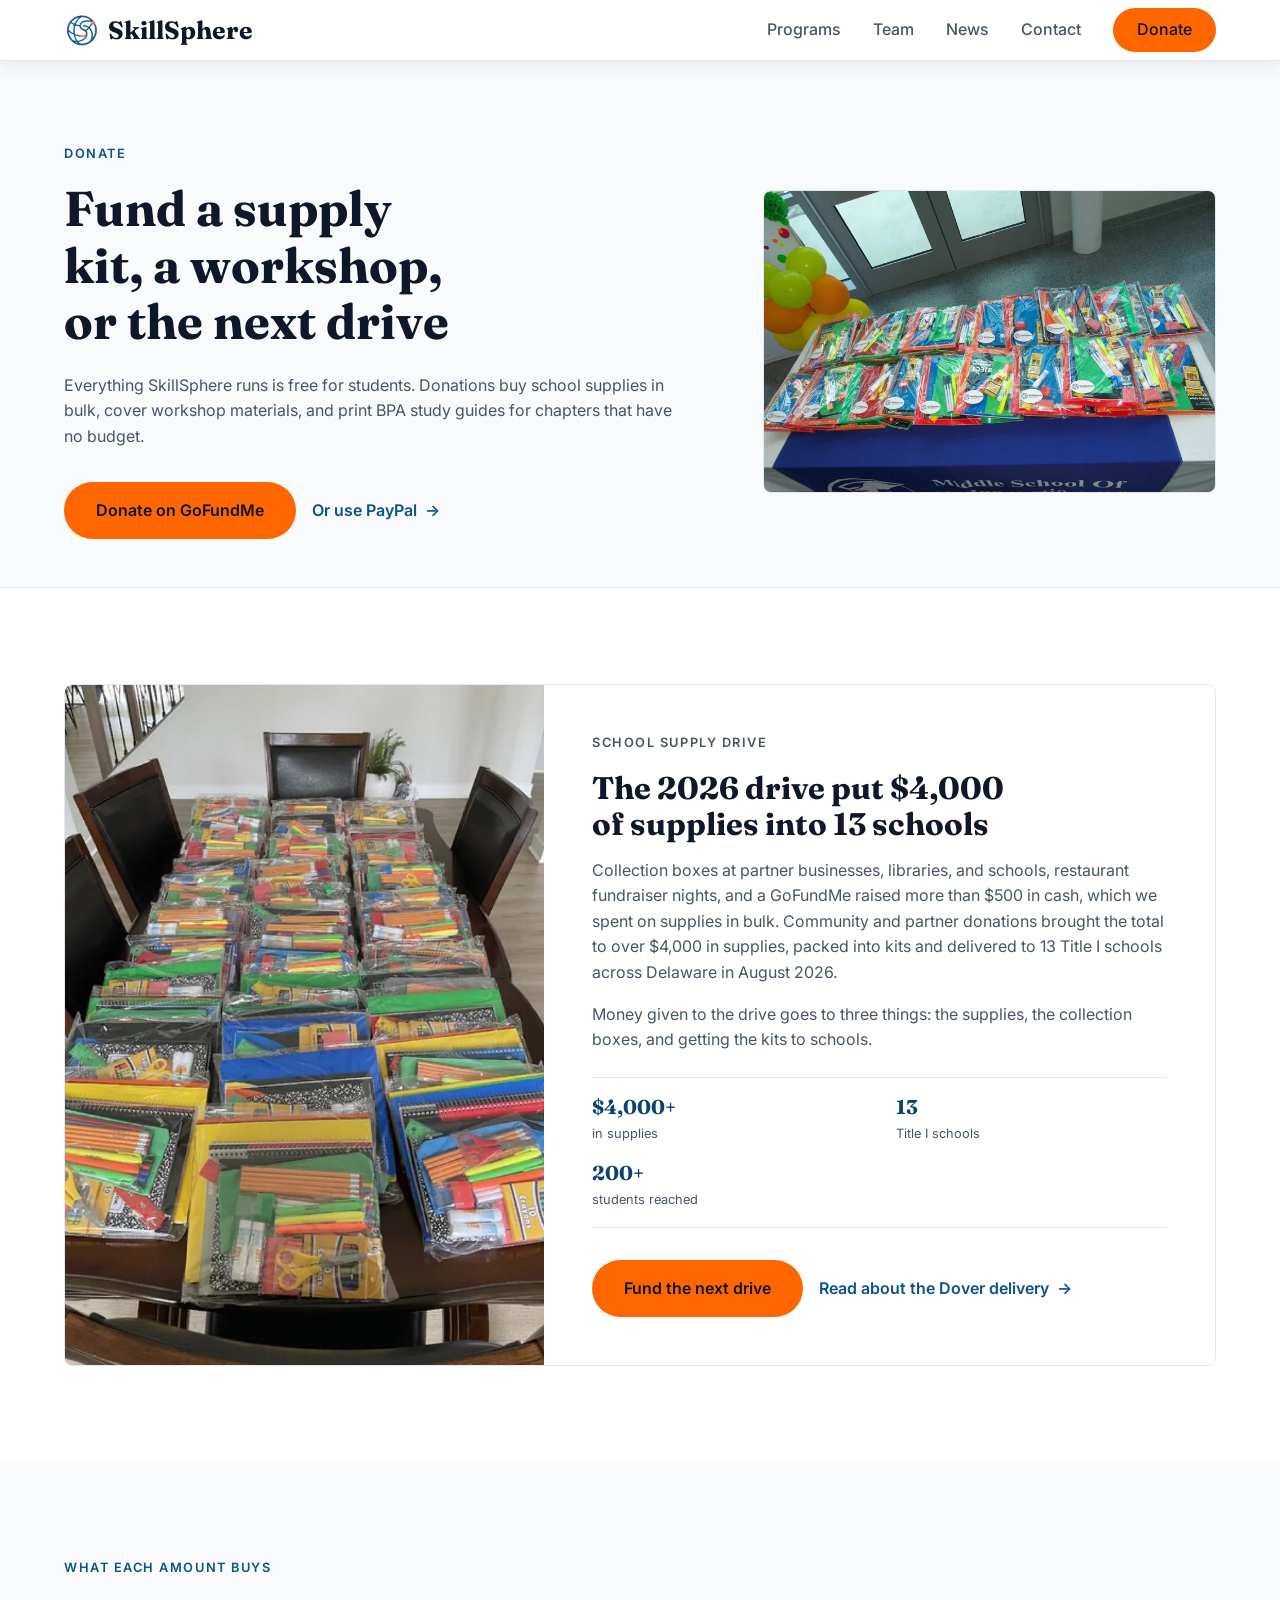
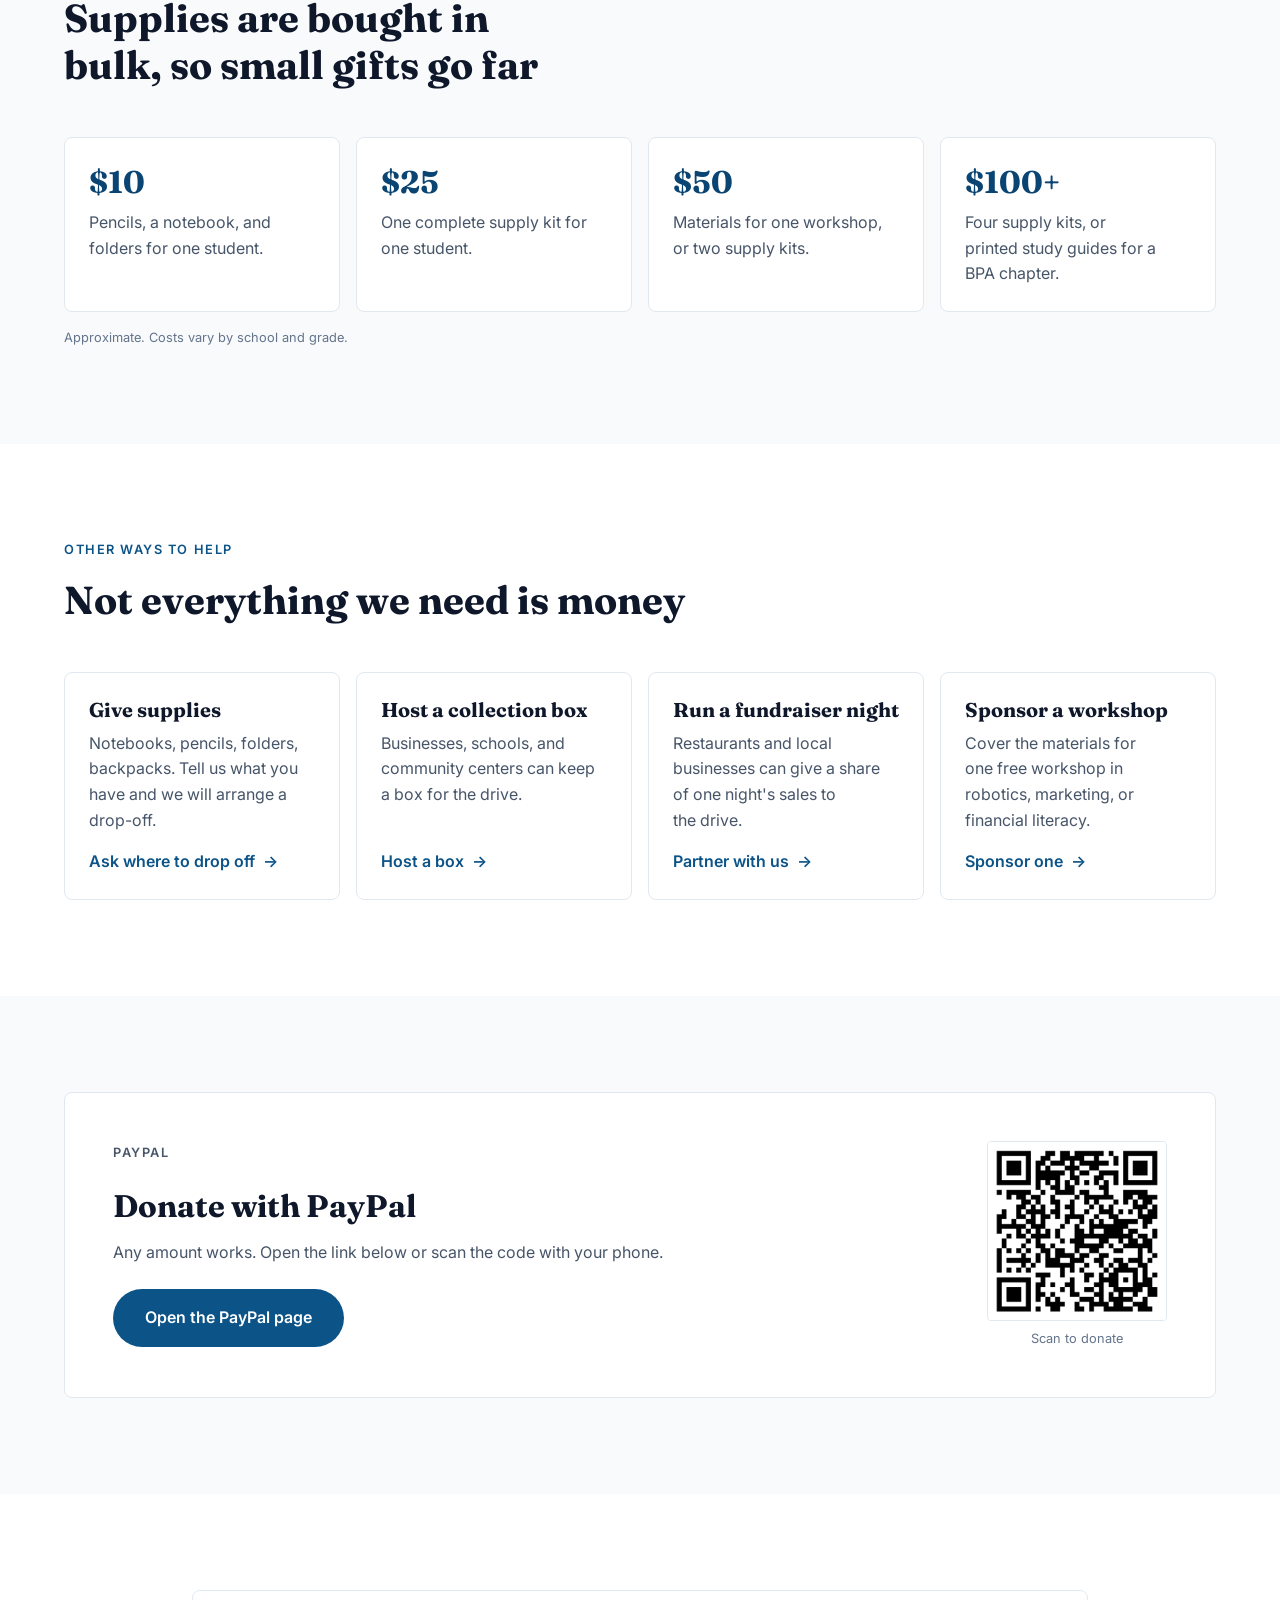
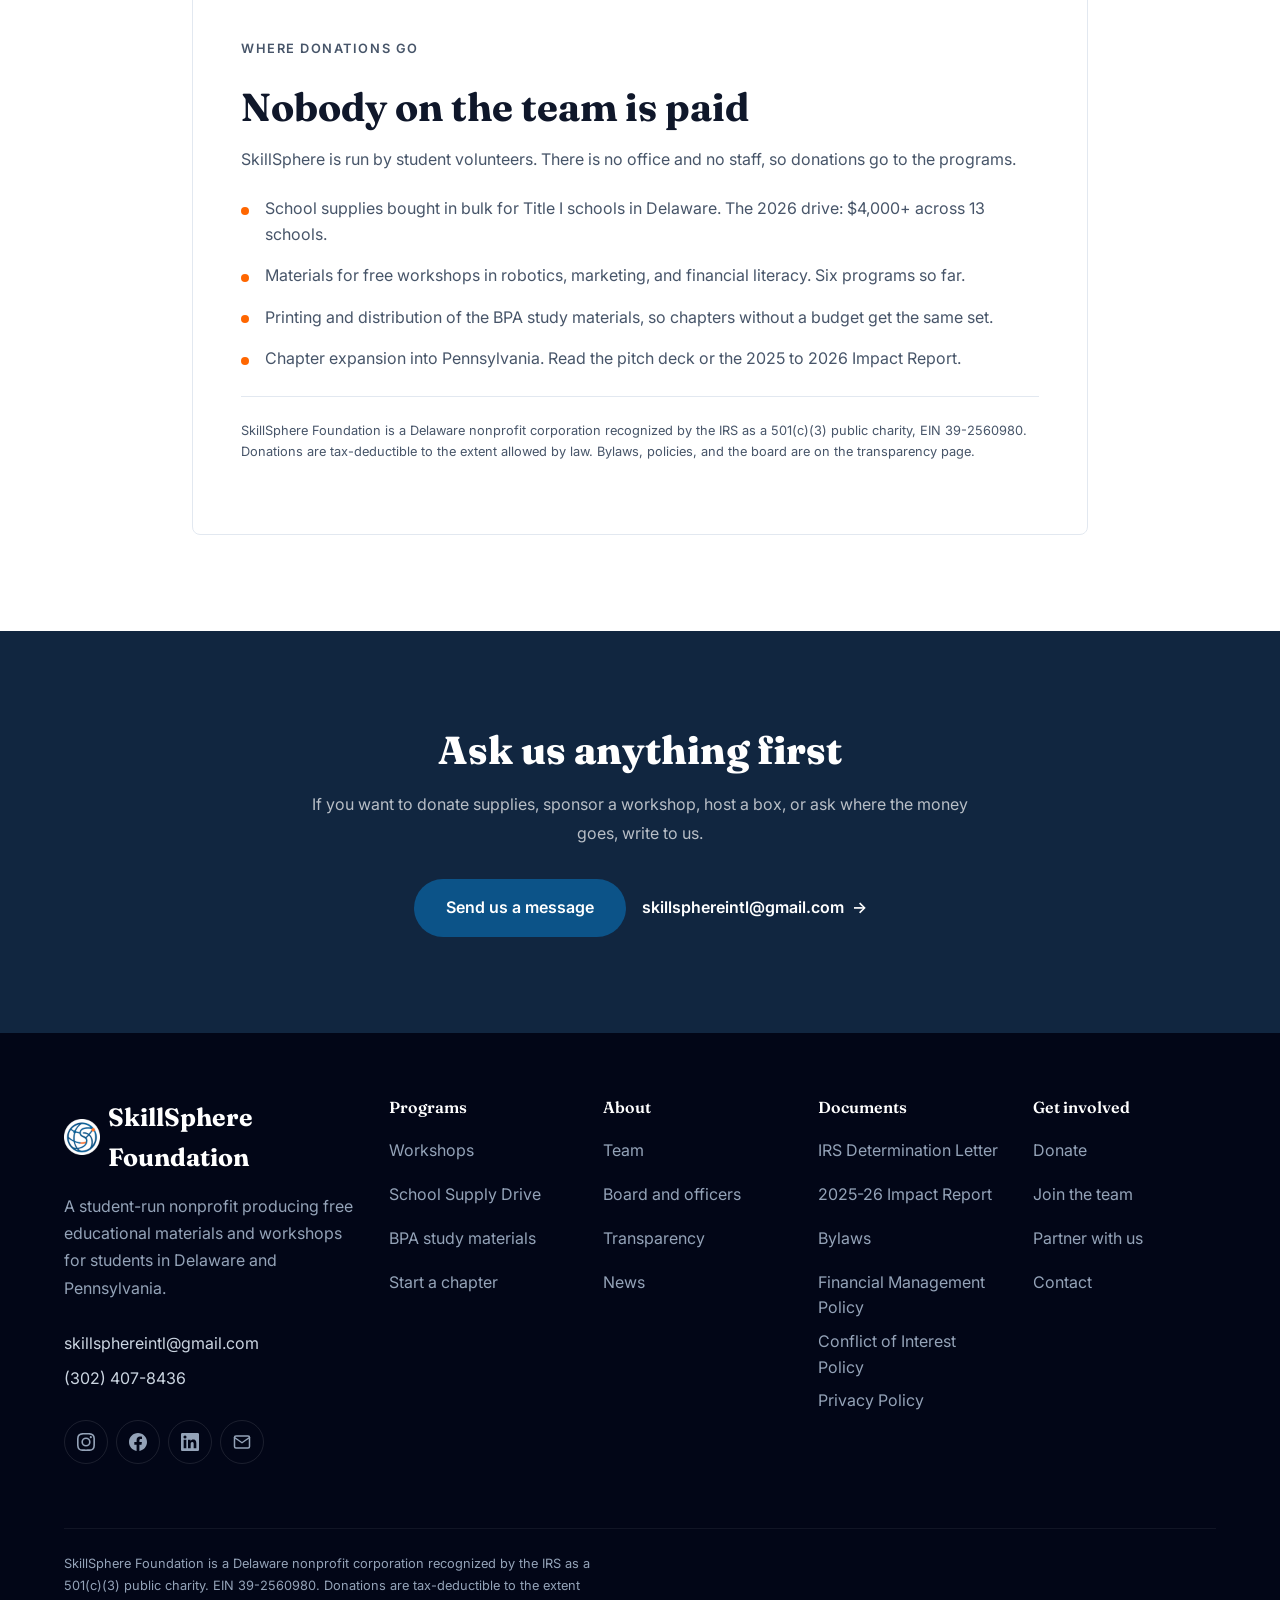
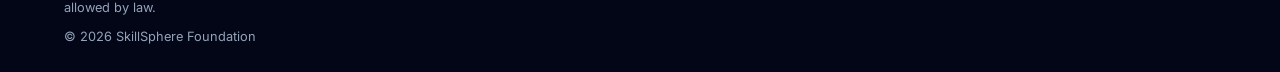
<file: donate/index.html>
<!DOCTYPE html>
<html lang="en">
<head>
  <meta charset="UTF-8">
  <meta name="viewport" content="width=device-width, initial-scale=1.0">

  <title>Donate | SkillSphere Foundation, a Delaware 501(c)(3)</title>
  <meta name="description" content="Donate to SkillSphere Foundation, a student-run 501(c)(3). Gifts buy school supplies in bulk for Title I schools, cover free workshop materials, and print BPA study guides.">
  <link rel="canonical" href="https://skillsphere-intl.org/donate/">
  <meta name="theme-color" content="#0c5388">
  <meta property="og:type" content="website">
  <meta property="og:site_name" content="SkillSphere Foundation">
  <meta property="og:url" content="https://skillsphere-intl.org/donate/">
  <meta property="og:title" content="Donate | SkillSphere Foundation, a Delaware 501(c)(3)">
  <meta property="og:description" content="Donate to SkillSphere Foundation, a student-run 501(c)(3). Gifts buy school supplies in bulk for Title I schools, cover free workshop materials, and print BPA study guides.">
  <meta property="og:image" content="https://skillsphere-intl.org/images/og-image.jpg">
  <meta property="og:image:width" content="1200">
  <meta property="og:image:height" content="630">
  <meta property="og:image:alt" content="Delaware Secretary of Education Cindy Marten with SkillSphere's student founders at a table of packed school supply kits.">
  <meta name="twitter:card" content="summary_large_image">

  <link rel="preconnect" href="https://fonts.googleapis.com">
  <link rel="preconnect" href="https://fonts.gstatic.com" crossorigin>
  <link rel="preload" as="style" href="https://fonts.googleapis.com/css2?family=Fraunces:opsz,wght@9..144,600;9..144,700&family=Inter:wght@400;500;600&display=swap">
  <link rel="stylesheet" href="https://fonts.googleapis.com/css2?family=Fraunces:opsz,wght@9..144,600;9..144,700&family=Inter:wght@400;500;600&display=swap" media="print" onload="this.media='all'">
  <noscript><link rel="stylesheet" href="https://fonts.googleapis.com/css2?family=Fraunces:opsz,wght@9..144,600;9..144,700&family=Inter:wght@400;500;600&display=swap"></noscript>
  <link rel="stylesheet" href="../style.css">
  <link rel="icon" href="../images/logo-108.png">
  <link rel="apple-touch-icon" href="../images/logo-180.png">

  <!-- TODO(ridhun): analytics. Paste the one-line snippet from Cloudflare Web Analytics
       or GoatCounter here (both cookieless, so the Privacy Policy stays true as written).
       If you choose Google Analytics 4, add a cookie line to the Privacy Policy first. -->
</head>

<body>

  <a class="skip-link" href="#main">Skip to content</a>
  <!-- NAVBAR -->
  <nav class="navbar scrolled no-hero" id="navbar">
    <div class="container">
      <a href="../index.html" class="nav-logo" aria-label="SkillSphere Foundation home">
        <img src="../images/logo-108.png" alt="SkillSphere logo" width="36" height="36">
        SkillSphere
      </a>

      <div class="nav-links" id="nav-links">
        <a href="../programs/">Programs</a>
        <a href="../team/">Team</a>
        <a href="../news/">News</a>
        <a href="../contact/">Contact</a>
        <a aria-current="page" href="../donate/" class="nav-cta">Donate</a>
      </div>

      <button class="nav-toggle" id="nav-toggle" aria-label="Menu" aria-expanded="false" aria-controls="nav-links">
        <span></span><span></span><span></span>
      </button>
    </div>
  </nav>

  <main id="main">

  <!-- PAGE HEAD -->
  <header class="page-head page-head--alt">
    <div class="container page-head__grid">
      <div>
        <p class="eyebrow">Donate</p>
        <h1 class="page-head__title">Fund a supply kit, a workshop, or the next drive</h1>
        <p class="page-head__desc">
          Everything SkillSphere runs is free for students. Donations buy school supplies in bulk,
          cover workshop materials, and print BPA study guides for chapters that have no budget.
        </p>
        <div class="hero-actions">
          <a href="https://gofund.me/5f11f9b7e" target="_blank" rel="noopener" class="btn btn-orange">Donate on GoFundMe</a>
          <a href="#paypal" class="text-link">Or use PayPal</a>
        </div>
      </div>
      <img class="page-head__img" fetchpriority="high"
           src="../images/photos/supplies-branded-table-1200.webp"
           srcset="../images/photos/supplies-branded-table-800.webp 800w, ../images/photos/supplies-branded-table-1200.webp 1200w"
           sizes="(min-width: 1024px) 40vw, 100vw" width="1200" height="800"
           alt="School supplies sorted on a SkillSphere table before being packed into kits.">
    </div>
  </header>

  <!-- SUPPLY DRIVE -->
  <div class="section">
    <div class="container">
      <article class="drive-card">
        <img class="drive-card__img"
             src="../images/photos/supply-kits-table-900.webp"
             srcset="../images/photos/supply-kits-table-800.webp 800w, ../images/photos/supply-kits-table-900.webp 900w"
             sizes="(min-width: 1024px) 40vw, 100vw" width="900" height="1200" loading="lazy"
             alt="Dozens of packed supply kits laid out on a table before distribution.">
        <div class="drive-card__body">
          <p class="eyebrow">School Supply Drive</p>
          <h2>The 2026 drive put $4,000 of supplies into 13 schools</h2>
          <p>
            Collection boxes at partner businesses, libraries, and schools, restaurant fundraiser
            nights, and a GoFundMe raised more than $500 in cash, which we spent on supplies in bulk.
            Community and partner donations brought the total to over $4,000 in supplies, packed into
            kits and delivered to 13 Title I schools across Delaware in August 2026.
          </p>
          <p>
            Money given to the drive goes to three things: the supplies, the collection boxes, and
            getting the kits to schools.
          </p>
          <ul class="prog-facts">
            <li><strong>$4,000+</strong> in supplies</li>
            <li><strong>13</strong> Title I schools</li>
            <li><strong>200+</strong> students reached</li>
          </ul>
          <div class="hero-actions">
            <a href="https://gofund.me/5f11f9b7e" target="_blank" rel="noopener" class="btn btn-orange">Fund the next drive</a>
            <a href="../news/" class="text-link">Read about the Dover delivery</a>
          </div>
        </div>
      </article>
    </div>
  </div>

  <!-- AMOUNTS -->
  <section class="section section--alt">
    <div class="container">
      <div class="section-head section-head--left">
        <p class="eyebrow">What each amount buys</p>
        <h2 class="section-title">Supplies are bought in bulk, so small gifts go far</h2>
      </div>
      <!-- TODO(ridhun): confirm these cost mappings against the 2026 drive receipts -->
      <div class="amount-grid" data-reveal-group>
        <div class="amount-card" data-reveal>
          <strong>$10</strong>
          <p>Pencils, a notebook, and folders for one student.</p>
        </div>
        <div class="amount-card" data-reveal>
          <strong>$25</strong>
          <p>One complete supply kit for one student.</p>
        </div>
        <div class="amount-card" data-reveal>
          <strong>$50</strong>
          <p>Materials for one workshop, or two supply kits.</p>
        </div>
        <div class="amount-card" data-reveal>
          <strong>$100+</strong>
          <p>Four supply kits, or printed study guides for a BPA chapter.</p>
        </div>
      </div>
      <p class="amount-note">Approximate. Costs vary by school and grade.</p>
    </div>
  </section>

  <!-- OTHER WAYS -->
  <section class="section">
    <div class="container">
      <div class="section-head section-head--left">
        <p class="eyebrow">Other ways to help</p>
        <h2 class="section-title">Not everything we need is money</h2>
      </div>
      <div class="ways-grid" data-reveal-group>
        <div class="way-card" data-reveal>
          <h3>Give supplies</h3>
          <p>Notebooks, pencils, folders, backpacks. Tell us what you have and we will arrange a drop-off.</p>
          <a href="../contact/?topic=box" class="text-link">Ask where to drop off</a>
        </div>
        <div class="way-card" data-reveal>
          <h3>Host a collection box</h3>
          <p>Businesses, schools, and community centers can keep a box for the drive.</p>
          <a href="../contact/?topic=box" class="text-link">Host a box</a>
        </div>
        <div class="way-card" data-reveal>
          <h3>Run a fundraiser night</h3>
          <p>Restaurants and local businesses can give a share of one night's sales to the drive.</p>
          <a href="../contact/?topic=partner" class="text-link">Partner with us</a>
        </div>
        <div class="way-card" data-reveal>
          <h3>Sponsor a workshop</h3>
          <p>Cover the materials for one free workshop in robotics, marketing, or financial literacy.</p>
          <a href="../contact/?topic=donate" class="text-link">Sponsor one</a>
        </div>
      </div>
    </div>
  </section>

  <!-- PAYPAL -->
  <section class="section section--alt" id="paypal">
    <div class="container">
      <div class="paypal-card">
        <div>
          <p class="eyebrow">PayPal</p>
          <h2>Donate with PayPal</h2>
          <p>Any amount works. Open the link below or scan the code with your phone.</p>
          <div class="hero-actions">
            <a href="https://www.paypal.com/ncp/payment/HVVHFGFJ432D4" target="_blank" rel="noopener" class="btn btn-primary">Open the PayPal page</a>
          </div>
        </div>
        <div class="qr-box">
          <img src="../images/paypal-qr.png" width="180" height="180" loading="lazy" alt="QR code that opens the SkillSphere PayPal donation page.">
          <p>Scan to donate</p>
        </div>
      </div>
    </div>
  </section>

  <!-- WHERE IT GOES -->
  <section class="section">
    <div class="container">
      <div class="where-card">
        <p class="eyebrow">Where donations go</p>
        <h2 class="section-title section-title--left">Nobody on the team is paid</h2>
        <p>SkillSphere is run by student volunteers. There is no office and no staff, so donations go to the programs.</p>
        <ul class="where-list">
          <li>School supplies bought in bulk for Title I schools in Delaware. The 2026 drive: $4,000+ across 13 schools.</li>
          <li>Materials for free workshops in robotics, marketing, and financial literacy. Six programs so far.</li>
          <li>Printing and distribution of the BPA study materials, so chapters without a budget get the same set.</li>
          <li>Chapter expansion into Pennsylvania. <a href="https://canva.link/5b09euxxylpd4hv" target="_blank" rel="noopener">Read the pitch deck</a> or the <a href="../documents/skillsphere-impact-report-2025-26.pdf" download>2025 to 2026 Impact Report</a>.</li>
        </ul>
        <p class="where-legal">
          SkillSphere Foundation is a Delaware nonprofit corporation recognized by the IRS as a 501(c)(3)
          public charity, EIN 39-2560980. Donations are tax-deductible to the extent allowed by law.
          Bylaws, policies, and the board are on the <a href="../transparency/">transparency page</a>.
        </p>
      </div>
    </div>
  </section>

  <!-- CTA -->
  <section class="cta-section">
    <div class="container">
      <div class="cta-content">
        <h2 class="cta-title">Ask us anything first</h2>
        <p class="cta-desc">
          If you want to donate supplies, sponsor a workshop, host a box, or ask where the money goes, write to us.
        </p>
        <div class="cta-actions">
          <a href="../contact/?topic=donate" class="btn btn-primary">Send us a message</a>
          <a href="mailto:skillsphereintl@gmail.com" class="text-link text-link--light">skillsphereintl@gmail.com</a>
        </div>
      </div>
    </div>
  </section>

  </main>
  <!-- FOOTER -->
  <footer class="footer" id="footer">
    <div class="container">
      <div class="footer-grid">
        <div class="footer-brand">
          <a href="../" class="nav-logo">
            <img src="../images/logo-108.png" alt="" width="36" height="36">
            SkillSphere Foundation
          </a>
          <p>A student-run nonprofit producing free educational materials and workshops for students in Delaware and Pennsylvania.</p>
          <p class="footer-contact">
            <a href="mailto:skillsphereintl@gmail.com">skillsphereintl@gmail.com</a>
            <a href="tel:+13024078436">(302) 407-8436</a>
          </p>
          <div class="footer-socials">
            <a href="https://www.instagram.com/skillsphere.intl/" target="_blank" rel="noopener" class="footer-social-link" aria-label="Instagram">
              <svg width="18" height="18" viewBox="0 0 24 24" fill="currentColor" aria-hidden="true"><path d="M12 2.163c3.204 0 3.584.012 4.85.07 3.252.148 4.771 1.691 4.919 4.919.058 1.265.069 1.645.069 4.849 0 3.205-.012 3.584-.069 4.849-.149 3.225-1.664 4.771-4.919 4.919-1.266.058-1.644.07-4.85.07-3.204 0-3.584-.012-4.849-.07-3.26-.149-4.771-1.699-4.919-4.92-.058-1.265-.07-1.644-.07-4.849 0-3.204.013-3.583.07-4.849.149-3.227 1.664-4.771 4.919-4.919 1.266-.057 1.645-.069 4.849-.069zM12 0C8.741 0 8.333.014 7.053.072 2.695.272.273 2.69.073 7.052.014 8.333 0 8.741 0 12c0 3.259.014 3.668.072 4.948.2 4.358 2.618 6.78 6.98 6.98C8.333 23.986 8.741 24 12 24c3.259 0 3.668-.014 4.948-.072 4.354-.2 6.782-2.618 6.979-6.98.059-1.28.073-1.689.073-4.948 0-3.259-.014-3.667-.072-4.947-.196-4.354-2.617-6.78-6.979-6.98C15.668.014 15.259 0 12 0zm0 5.838a6.162 6.162 0 100 12.324 6.162 6.162 0 000-12.324zM12 16a4 4 0 110-8 4 4 0 010 8zm6.406-11.845a1.44 1.44 0 100 2.881 1.44 1.44 0 000-2.881z"/></svg>
            </a>
            <a href="https://www.facebook.com/skillsphereintl" target="_blank" rel="noopener" class="footer-social-link" aria-label="Facebook">
              <svg width="18" height="18" viewBox="0 0 24 24" fill="currentColor" aria-hidden="true"><path d="M24 12.073c0-6.627-5.373-12-12-12s-12 5.373-12 12c0 5.99 4.388 10.954 10.125 11.854v-8.385H7.078v-3.47h3.047V9.43c0-3.007 1.792-4.669 4.533-4.669 1.312 0 2.686.235 2.686.235v2.953H15.83c-1.491 0-1.956.925-1.956 1.874v2.25h3.328l-.532 3.47h-2.796v8.385C19.612 23.027 24 18.062 24 12.073z"/></svg>
            </a>
            <a href="https://www.linkedin.com/company/skillspherefoundation/" target="_blank" rel="noopener" class="footer-social-link" aria-label="LinkedIn">
              <svg width="18" height="18" viewBox="0 0 24 24" fill="currentColor" aria-hidden="true"><path d="M20.447 20.452h-3.554v-5.569c0-1.328-.027-3.037-1.852-3.037-1.853 0-2.136 1.445-2.136 2.939v5.667H9.351V9h3.414v1.561h.046c.477-.9 1.637-1.85 3.37-1.85 3.601 0 4.267 2.37 4.267 5.455v6.286zM5.337 7.433a2.062 2.062 0 01-2.063-2.065 2.064 2.064 0 112.063 2.065zm1.782 13.019H3.555V9h3.564v11.452zM22.225 0H1.771C.792 0 0 .774 0 1.729v20.542C0 23.227.792 24 1.771 24h20.451C23.2 24 24 23.227 24 22.271V1.729C24 .774 23.2 0 22.222 0h.003z"/></svg>
            </a>
            <a href="mailto:skillsphereintl@gmail.com" class="footer-social-link" aria-label="Email">
              <svg width="18" height="18" viewBox="0 0 24 24" fill="none" stroke="currentColor" stroke-width="2" stroke-linecap="round" stroke-linejoin="round" aria-hidden="true"><path d="M4 4h16c1.1 0 2 .9 2 2v12c0 1.1-.9 2-2 2H4c-1.1 0-2-.9-2-2V6c0-1.1.9-2 2-2z"/><polyline points="22,6 12,13 2,6"/></svg>
            </a>
          </div>
        </div>

        <div class="footer-col">
          <h2 class="footer-heading">Programs</h2>
          <a href="../programs/#workshops">Workshops</a>
          <a href="../programs/#supply-drive">School Supply Drive</a>
          <a href="../programs/#bpa">BPA study materials</a>
          <a href="../contact/?topic=chapter">Start a chapter</a>
        </div>

        <div class="footer-col">
          <h2 class="footer-heading">About</h2>
          <a href="../team/">Team</a>
          <a href="../transparency/#board">Board and officers</a>
          <a href="../transparency/">Transparency</a>
          <a href="../news/">News</a>
        </div>

        <div class="footer-col">
          <h2 class="footer-heading">Documents</h2>
          <a href="../documents/skillsphere-irs-determination-letter.pdf" download>IRS Determination Letter</a>
          <a href="../documents/skillsphere-impact-report-2025-26.pdf" download>2025-26 Impact Report</a>
          <a href="../documents/skillsphere-bylaws-2026.pdf" download>Bylaws</a>
          <a href="../documents/skillsphere-financial-management-policy.pdf" download>Financial Management Policy</a>
          <a href="../documents/skillsphere-conflict-of-interest-policy.pdf" download>Conflict of Interest Policy</a>
          <a href="../documents/skillsphere-privacy-policy.pdf" download>Privacy Policy</a>
        </div>

        <div class="footer-col">
          <h2 class="footer-heading">Get involved</h2>
          <a href="../donate/">Donate</a>
          <a href="../contact/?topic=join">Join the team</a>
          <a href="../contact/?topic=partner">Partner with us</a>
          <a href="../contact/">Contact</a>
        </div>
      </div>

      <div class="footer-bottom">
        <div class="footer-legal">
          <p>
            SkillSphere Foundation is a Delaware nonprofit corporation recognized by the IRS as a
            501(c)(3) public charity. EIN 39-2560980. Donations are tax-deductible to the extent
            allowed by law.
          </p>
          <p>&copy; 2026 SkillSphere Foundation</p>
        </div>
      </div>
    </div>
  </footer>

  <script src="../script.js"></script>
</body>
</html>
</file>
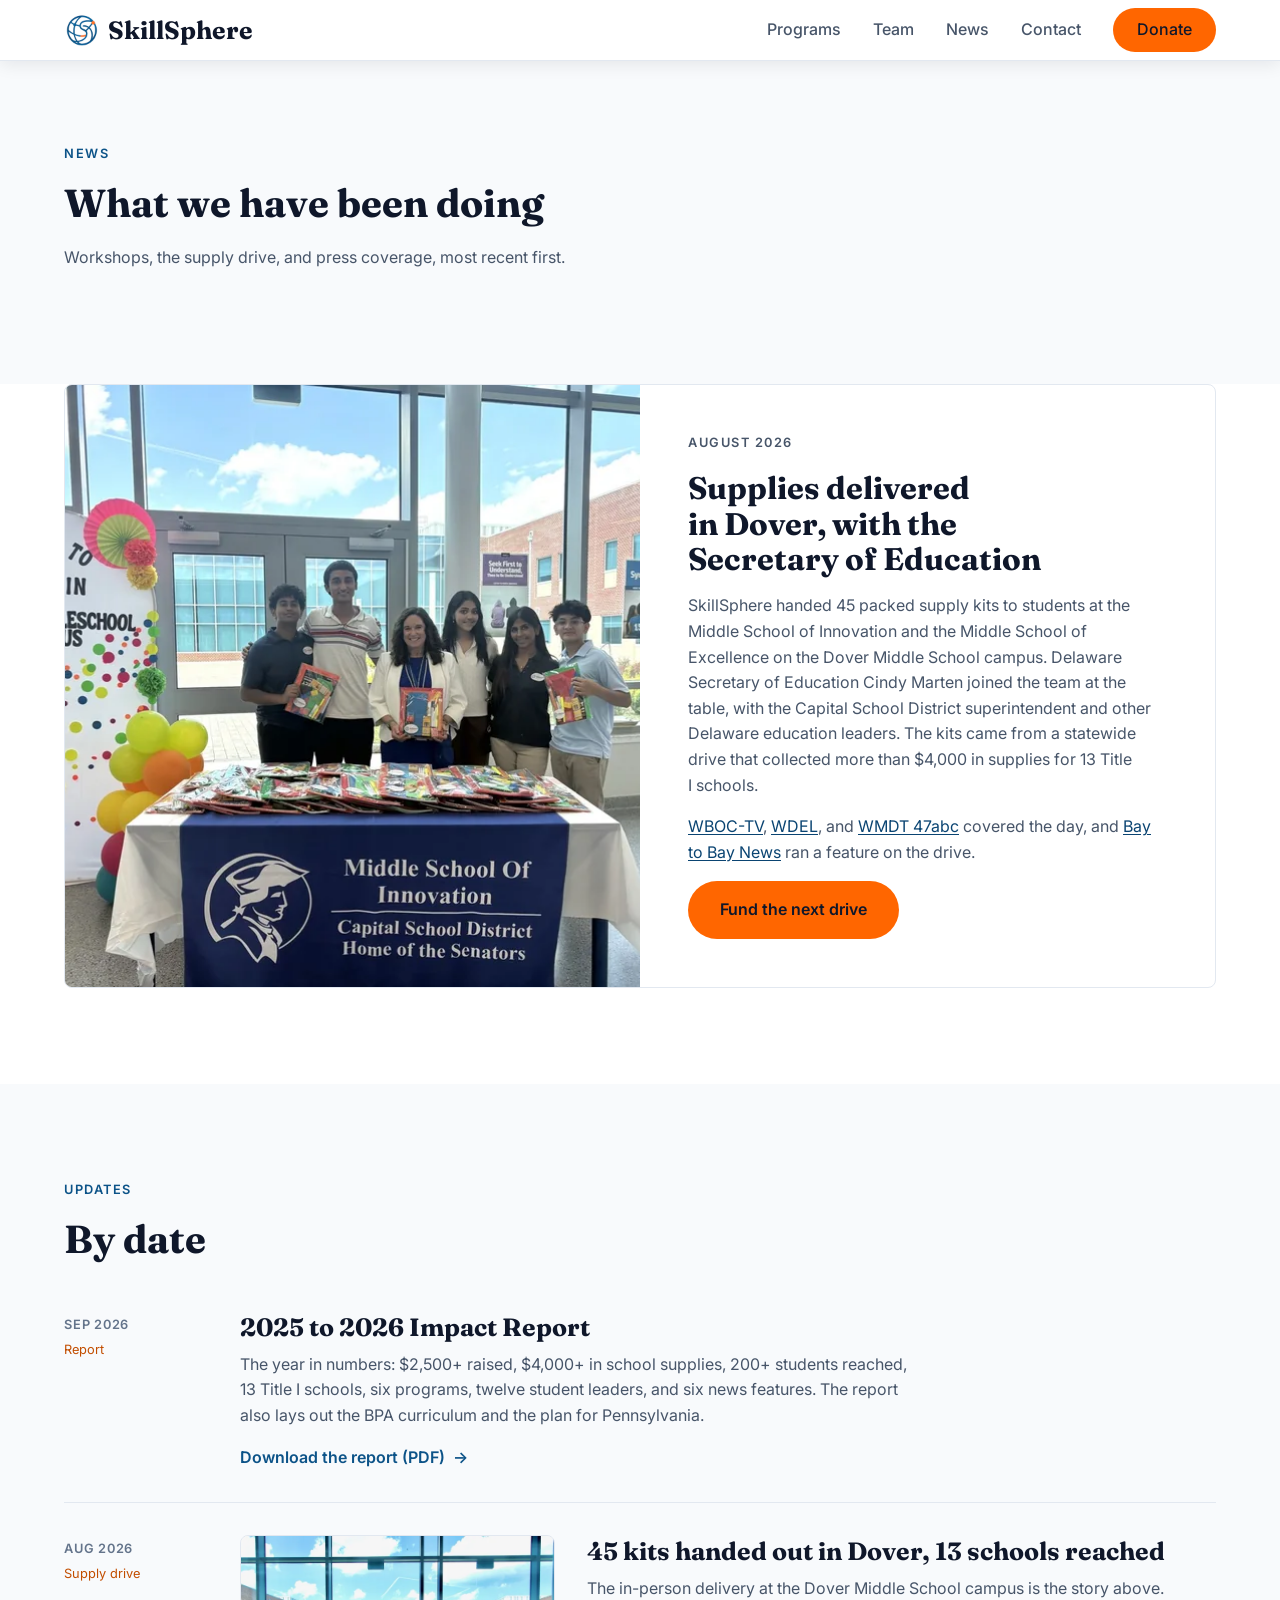
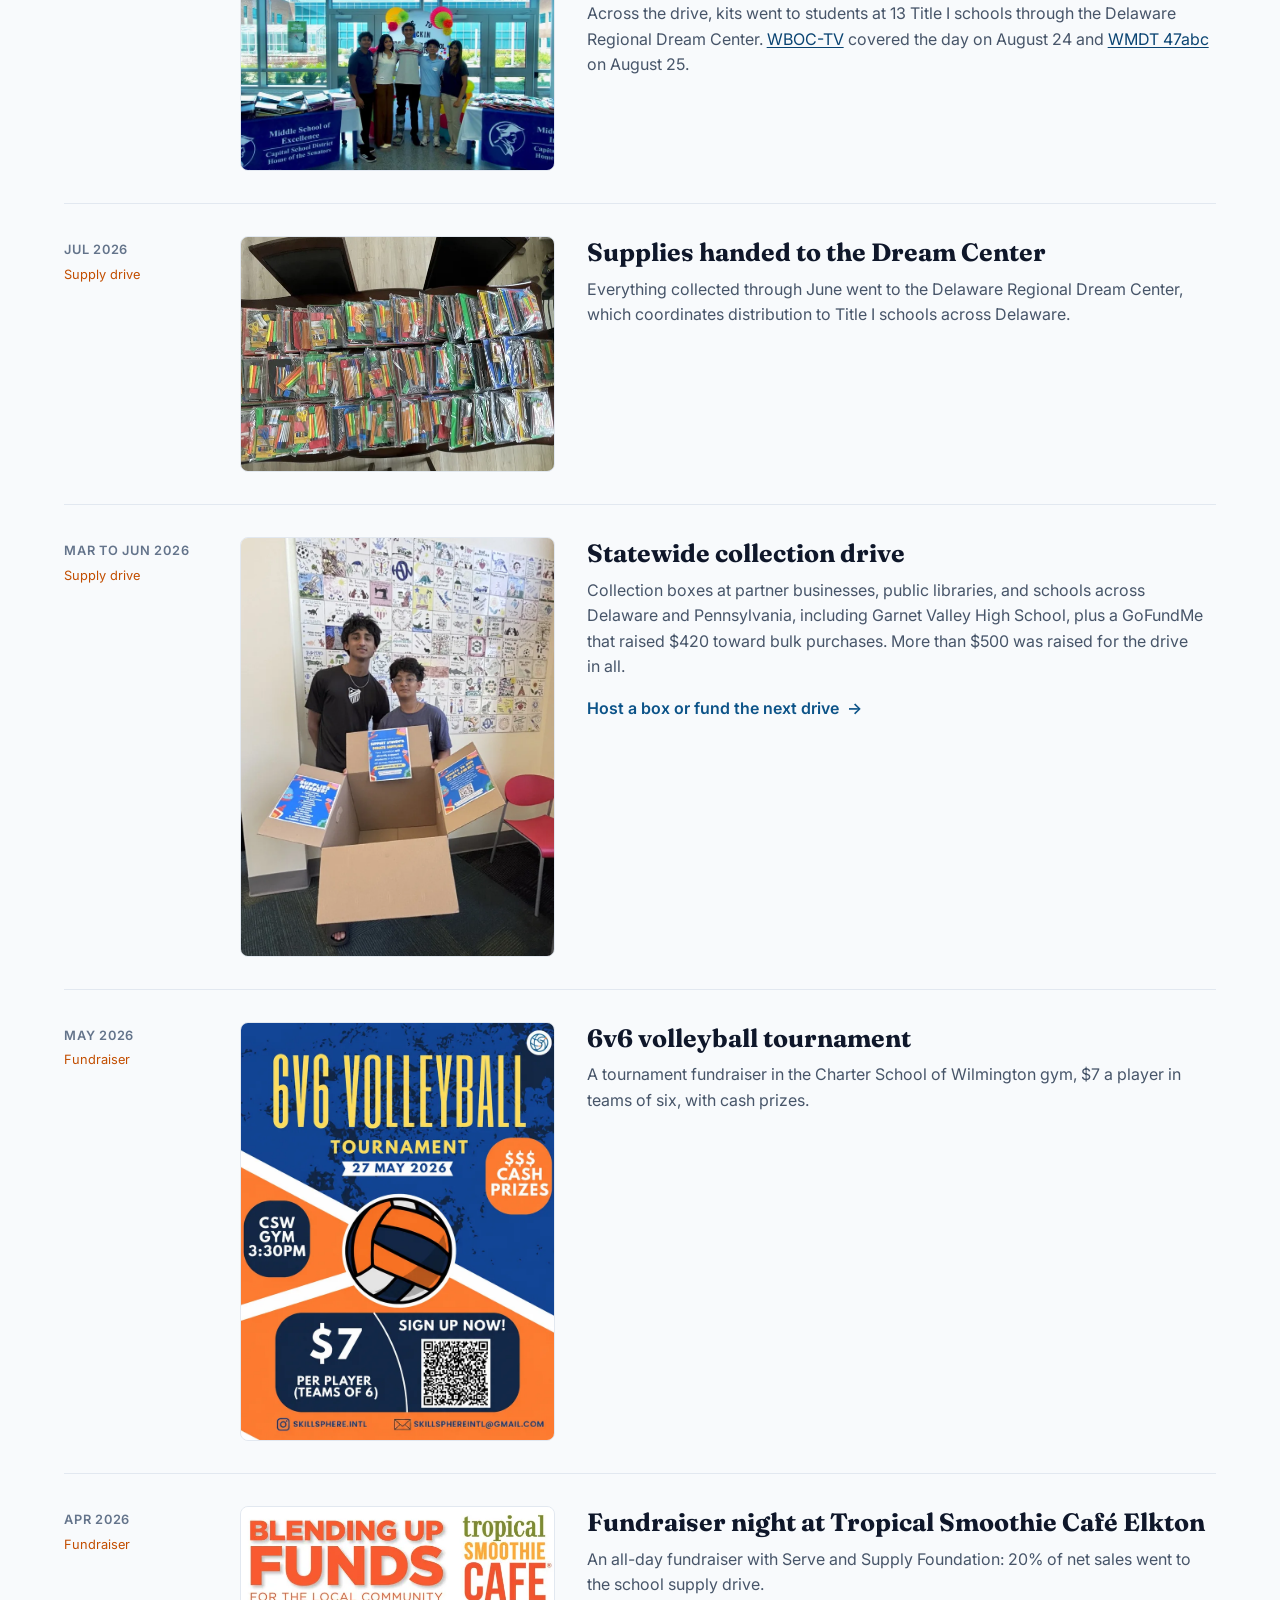
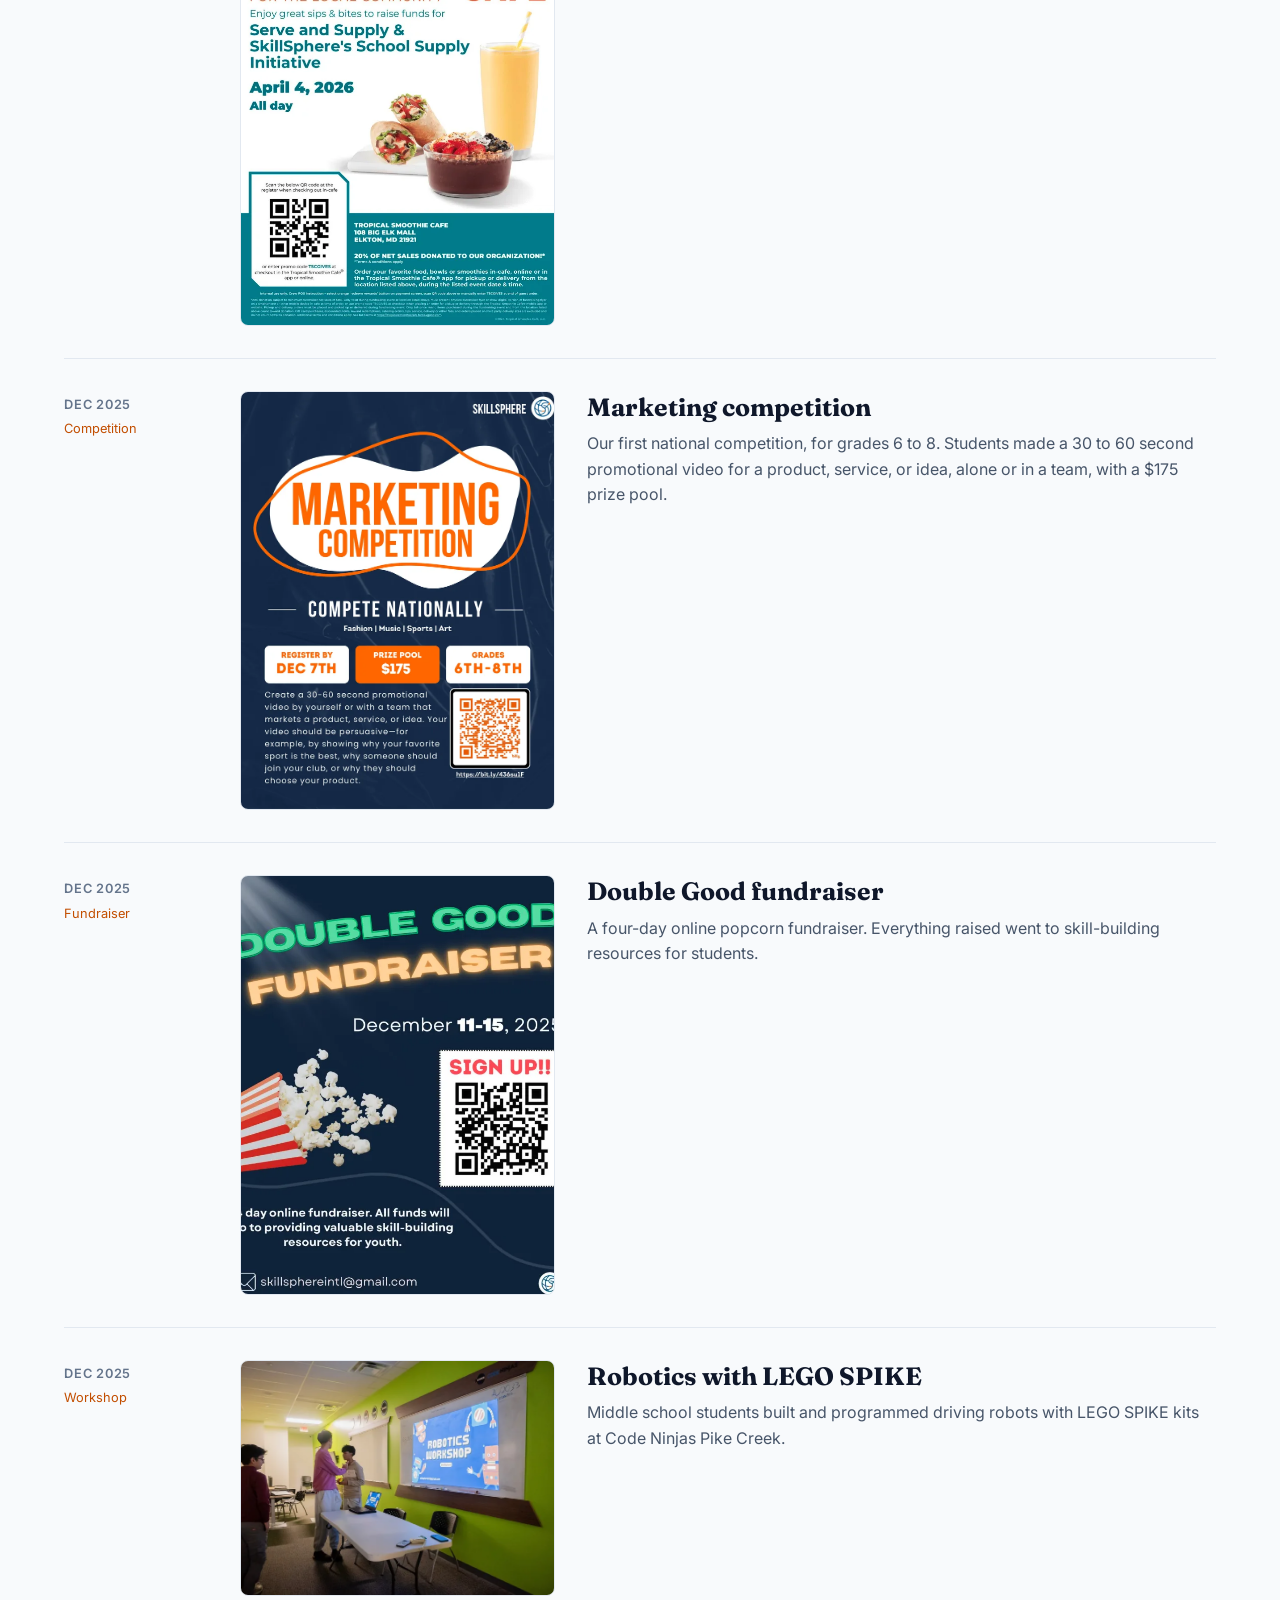
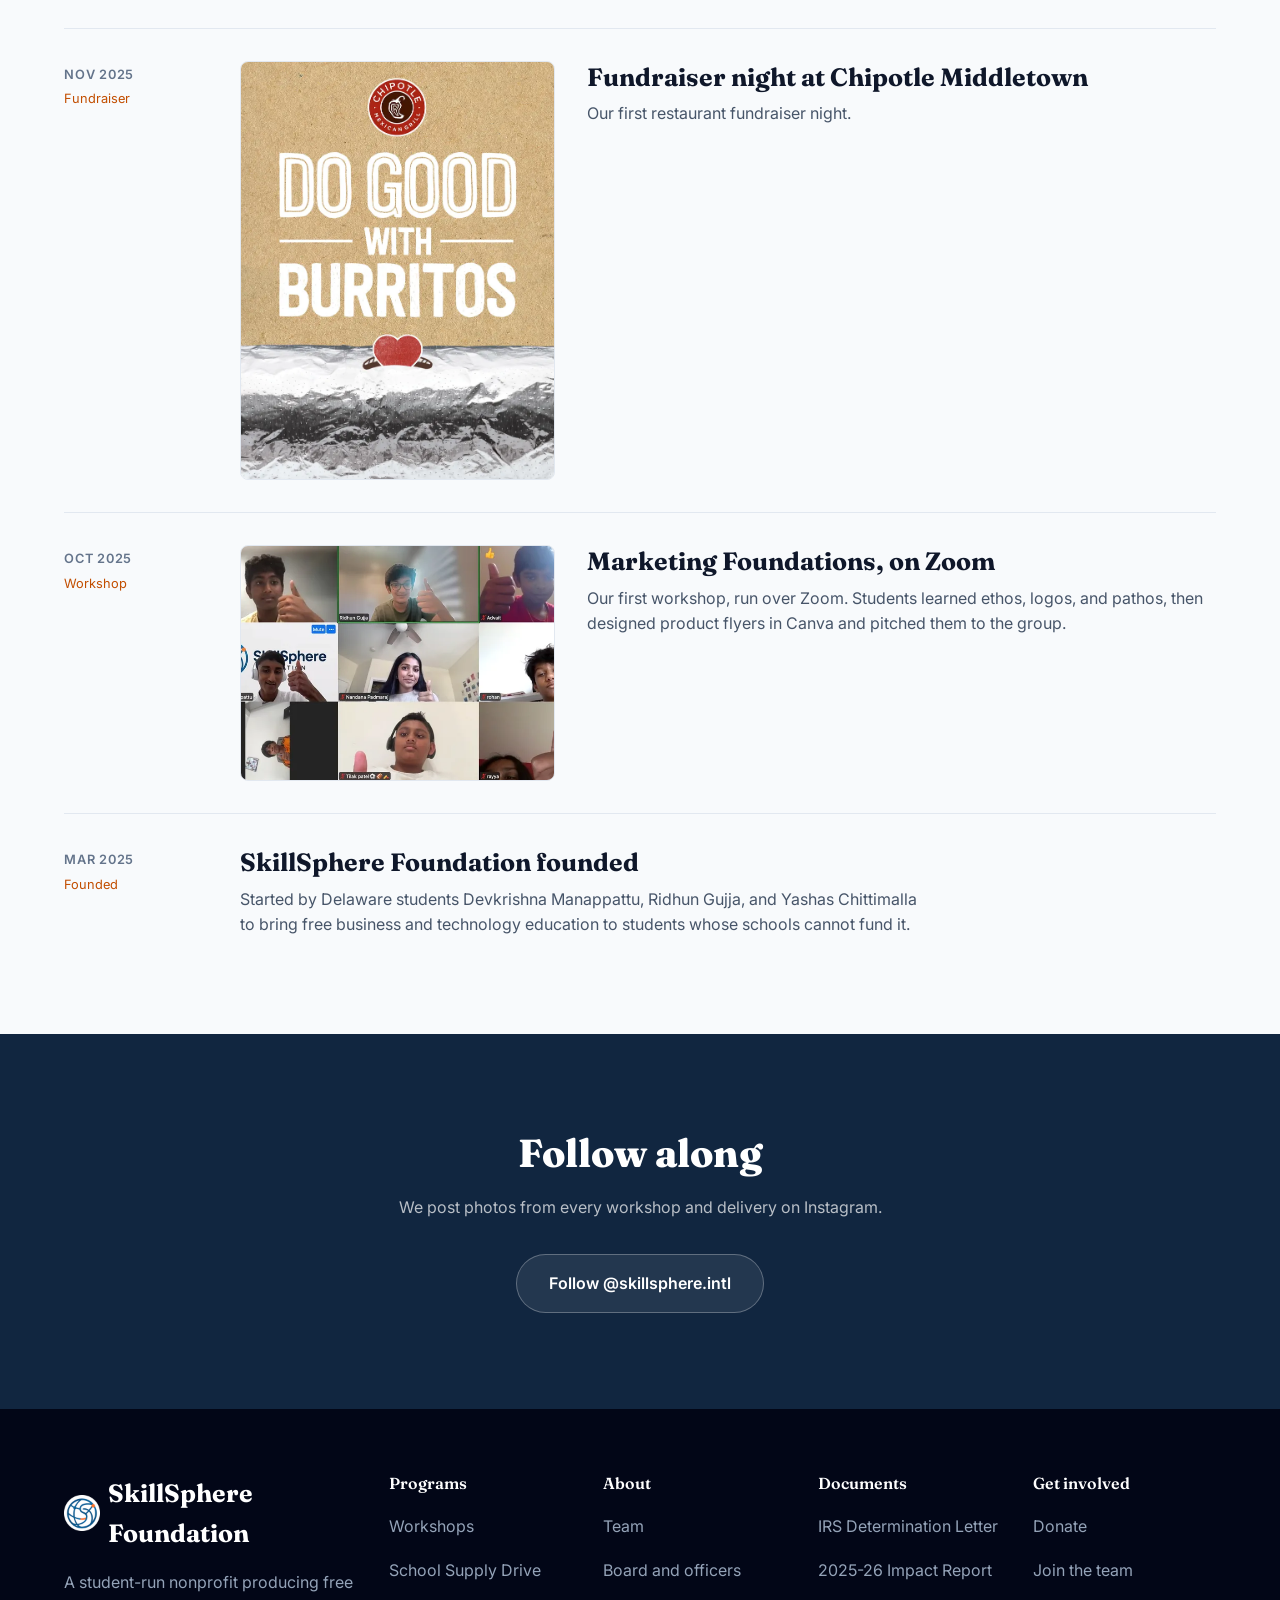
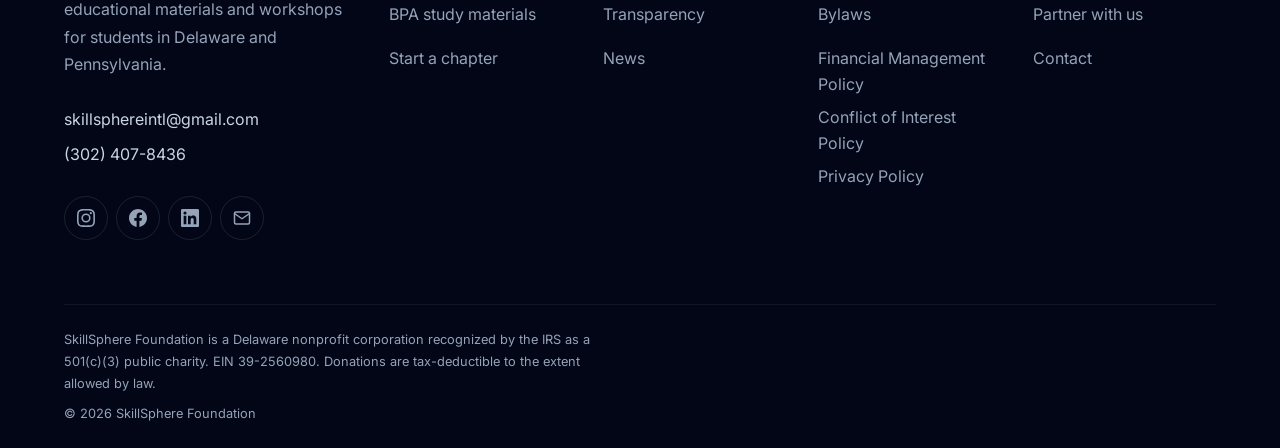
<file: news/index.html>
<!DOCTYPE html>
<html lang="en">
<head>
  <meta charset="UTF-8">
  <meta name="viewport" content="width=device-width, initial-scale=1.0">
  <title>News | SkillSphere Foundation</title>
  <meta name="description" content="Workshops, the school supply drive, and press coverage from SkillSphere Foundation, most recent first.">
  <link rel="canonical" href="https://skillsphere-intl.org/news/">
  <meta name="theme-color" content="#0c5388">
  <meta property="og:type" content="website">
  <meta property="og:site_name" content="SkillSphere Foundation">
  <meta property="og:url" content="https://skillsphere-intl.org/news/">
  <meta property="og:title" content="News | SkillSphere Foundation">
  <meta property="og:description" content="Workshops, the school supply drive, and press coverage from SkillSphere Foundation, most recent first.">
  <meta property="og:image" content="https://skillsphere-intl.org/images/og-image.jpg">
  <meta property="og:image:width" content="1200">
  <meta property="og:image:height" content="630">
  <meta property="og:image:alt" content="Delaware Secretary of Education Cindy Marten with SkillSphere's student founders at a table of packed school supply kits.">
  <meta name="twitter:card" content="summary_large_image">
  <link rel="preconnect" href="https://fonts.googleapis.com">
  <link rel="preconnect" href="https://fonts.gstatic.com" crossorigin>
  <link rel="preload" as="style" href="https://fonts.googleapis.com/css2?family=Fraunces:opsz,wght@9..144,600;9..144,700&family=Inter:wght@400;500;600&display=swap">
  <link rel="stylesheet" href="https://fonts.googleapis.com/css2?family=Fraunces:opsz,wght@9..144,600;9..144,700&family=Inter:wght@400;500;600&display=swap" media="print" onload="this.media='all'">
  <noscript><link rel="stylesheet" href="https://fonts.googleapis.com/css2?family=Fraunces:opsz,wght@9..144,600;9..144,700&family=Inter:wght@400;500;600&display=swap"></noscript>
  <link rel="stylesheet" href="../style.css">
  <link rel="icon" href="../images/logo-108.png">
  <link rel="apple-touch-icon" href="../images/logo-180.png">
  <!-- TODO(ridhun): analytics. Paste the one-line snippet from Cloudflare Web Analytics
       or GoatCounter here (both cookieless, so the Privacy Policy stays true as written).
       If you choose Google Analytics 4, add a cookie line to the Privacy Policy first. -->
</head>
<body>

  <a class="skip-link" href="#main">Skip to content</a>

  <!-- NAVBAR -->
  <nav class="navbar scrolled no-hero" id="navbar">
    <div class="container">
      <a href="../index.html" class="nav-logo" aria-label="SkillSphere Foundation home">
        <img src="../images/logo-108.png" alt="SkillSphere logo" width="36" height="36">
        SkillSphere
      </a>
      <div class="nav-links" id="nav-links">
        <a href="../programs/">Programs</a>
        <a href="../team/">Team</a>
        <a aria-current="page" href="../news/">News</a>
        <a href="../contact/">Contact</a>
        <a href="../donate/" class="nav-cta">Donate</a>
      </div>
      <button class="nav-toggle" id="nav-toggle" aria-label="Menu" aria-expanded="false" aria-controls="nav-links">
        <span></span><span></span><span></span>
      </button>
    </div>
  </nav>

  <main id="main">

  <!-- PAGE HEAD -->
  <section class="section page-hero">
    <div class="container">
      <div class="section-head section-head--left">
        <p class="eyebrow">News</p>
        <h1 class="section-title">What we have been doing</h1>
        <p class="section-desc">Workshops, the supply drive, and press coverage, most recent first.</p>
      </div>
    </div>
  </section>

  <!-- FEATURE -->
  <div class="section section--tight">
    <div class="container">
      <article class="news-feature">
        <img src="../images/photos/dover-secretary-marten-2-1200.webp"
             srcset="../images/photos/dover-secretary-marten-2-800.webp 800w, ../images/photos/dover-secretary-marten-2-1200.webp 1200w"
             sizes="(min-width: 1024px) 50vw, 100vw" width="1200" height="900"
             alt="Delaware Secretary of Education Cindy Marten holding a supply kit with SkillSphere students at the Dover Middle School campus.">
        <div class="news-feature__body">
          <p class="eyebrow">August 2026</p>
          <h2>Supplies delivered in Dover, with the Secretary of Education</h2>
          <p>
            SkillSphere handed 45 packed supply kits to students at the Middle School of Innovation and
            the Middle School of Excellence on the Dover Middle School campus. Delaware Secretary of
            Education Cindy Marten joined the team at the table, with the Capital School District
            superintendent and other Delaware education leaders. The kits came from a statewide drive
            that collected more than $4,000 in supplies for 13 Title I schools.
          </p>
          <p>
            <a href="https://www.wboc.com/news/delaware-education-leaders-kick-off-back-to-school-with-dover-visit/article_6176ef05-ca6d-48b5-bd11-3e266ead9d22.html" target="_blank" rel="noopener">WBOC-TV</a>, <a href="https://www.wdel.com/news/delaware-education-leaders-kick-off-back-to-school-with-dover-visit/article_11948f19-7af6-56f0-8f17-ead873793310.html" target="_blank" rel="noopener">WDEL</a>, and <a href="https://www.wmdt.com/2026/08/high-schoolers-found-nonprofit-bringing-business-opportunities-financial-literacy-and-school-supplies-to-students/" target="_blank" rel="noopener">WMDT 47abc</a> covered the day, and
            <a href="https://baytobaynews.com/stories/high-schooler-nonprofit-provides-school-supplies-to-students,342151" target="_blank" rel="noopener">Bay to Bay News</a> ran a feature on the drive.
          </p>
          <a href="https://gofund.me/5f11f9b7e" target="_blank" rel="noopener" class="btn btn-orange">Fund the next drive</a>
        </div>
      </article>
    </div>
  </div>

  <!-- UPDATES -->
  <section class="section section--alt">
    <div class="container">
      <div class="section-head section-head--left">
        <p class="eyebrow">Updates</p>
        <h2 class="section-title">By date</h2>
      </div>

      <div class="update-list">

        <article class="update update--text">
          <p class="update__date">Sep 2026 <small>Report</small></p>
          <div class="update__body">
            <h3>2025 to 2026 Impact Report</h3>
            <p>The year in numbers: $2,500+ raised, $4,000+ in school supplies, 200+ students reached, 13 Title I schools, six programs, twelve student leaders, and six news features. The report also lays out the BPA curriculum and the plan for Pennsylvania.</p>
            <a href="../documents/skillsphere-impact-report-2025-26.pdf" class="text-link" download>Download the report (PDF)</a>
          </div>
        </article>

        <article class="update">
          <p class="update__date">Aug 2026 <small>Supply drive</small></p>
          <img class="update__img" src="../images/photos/dover-table-wide-800.webp"
               srcset="../images/photos/dover-table-wide-800.webp 800w, ../images/photos/dover-table-wide-1200.webp 1200w"
               sizes="(min-width: 1024px) 30vw, 100vw" width="1200" height="800" loading="lazy"
               alt="The SkillSphere team behind a table of packed supply kits at the Dover Middle School campus, windows and balloons behind them.">
          <div class="update__body">
            <h3>45 kits handed out in Dover, 13 schools reached</h3>
            <p>The in-person delivery at the Dover Middle School campus is the story above. Across the drive, kits went to students at 13 Title I schools through the Delaware Regional Dream Center. <a href="https://www.wboc.com/news/delaware-education-leaders-kick-off-back-to-school-with-dover-visit/article_6176ef05-ca6d-48b5-bd11-3e266ead9d22.html" target="_blank" rel="noopener">WBOC-TV</a> covered the day on August 24 and <a href="https://www.wmdt.com/2026/08/high-schoolers-found-nonprofit-bringing-business-opportunities-financial-literacy-and-school-supplies-to-students/" target="_blank" rel="noopener">WMDT 47abc</a> on August 25.</p>
          </div>
        </article>

        <article class="update">
          <p class="update__date">Jul 2026 <small>Supply drive</small></p>
          <img class="update__img" src="../images/photos/supply-boxes-800.webp"
               srcset="../images/photos/supply-boxes-800.webp 800w, ../images/photos/supply-boxes-1200.webp 1200w"
               sizes="(min-width: 1024px) 30vw, 100vw" width="1200" height="701" loading="lazy"
               alt="Boxes of donated school supplies stacked and ready for packing.">
          <div class="update__body">
            <h3>Supplies handed to the Dream Center</h3>
            <p>Everything collected through June went to the Delaware Regional Dream Center, which coordinates distribution to Title I schools across Delaware.</p>
          </div>
        </article>

        <article class="update">
          <p class="update__date">Mar to Jun 2026 <small>Supply drive</small></p>
          <img class="update__img update__img--tall" src="../images/photos/students-donation-boxes-2-800.webp"
               srcset="../images/photos/students-donation-boxes-2-800.webp 800w, ../images/photos/students-donation-boxes-2-900.webp 900w"
               sizes="(min-width: 1024px) 30vw, 100vw" width="900" height="1200" loading="lazy"
               alt="Two SkillSphere students holding a donation box in front of a mural.">
          <div class="update__body">
            <h3>Statewide collection drive</h3>
            <p>Collection boxes at partner businesses, public libraries, and schools across Delaware and Pennsylvania, including Garnet Valley High School, plus a GoFundMe that raised $420 toward bulk purchases. More than $500 was raised for the drive in all.</p>
            <a href="../donate/" class="text-link">Host a box or fund the next drive</a>
          </div>
        </article>

        <article class="update">
          <p class="update__date">May 2026 <small>Fundraiser</small></p>
          <img class="update__img update__img--tall" src="../images/photos/flyer-volleyball-800.webp"
               srcset="../images/photos/flyer-volleyball-800.webp 800w, ../images/photos/flyer-volleyball-1103.webp 1103w"
               sizes="(min-width: 1024px) 30vw, 100vw" width="1103" height="1426" loading="lazy"
               alt="Flyer for the 6v6 volleyball tournament at the CSW gym, $7 per player, cash prizes.">
          <div class="update__body">
            <h3>6v6 volleyball tournament</h3>
            <p>A tournament fundraiser in the Charter School of Wilmington gym, $7 a player in teams of six, with cash prizes.</p>
          </div>
        </article>

        <article class="update">
          <p class="update__date">Apr 2026 <small>Fundraiser</small></p>
          <img class="update__img update__img--tall" src="../images/photos/flyer-tropical-smoothie-642.webp"
               srcset="../images/photos/flyer-tropical-smoothie-642.webp 642w"
               sizes="(min-width: 1024px) 30vw, 100vw" width="642" height="831" loading="lazy"
               alt="Tropical Smoothie Cafe fundraiser flyer for Serve and Supply and SkillSphere, April 2026.">
          <div class="update__body">
            <h3>Fundraiser night at Tropical Smoothie Caf&eacute; Elkton</h3>
            <p>An all-day fundraiser with Serve and Supply Foundation: 20% of net sales went to the school supply drive.</p>
          </div>
        </article>

        <article class="update">
          <p class="update__date">Dec 2025 <small>Competition</small></p>
          <img class="update__img update__img--tall" src="../images/photos/flyer-marketing-competition-800.webp"
               srcset="../images/photos/flyer-marketing-competition-800.webp 800w, ../images/photos/flyer-marketing-competition-1200.webp 1200w"
               sizes="(min-width: 1024px) 30vw, 100vw" width="1200" height="1553" loading="lazy"
               alt="Flyer for the SkillSphere marketing competition: compete nationally, grades 6 to 8, $175 prize pool.">
          <div class="update__body">
            <h3>Marketing competition</h3>
            <p>
              Our first national competition, for grades 6 to 8. Students made a 30 to 60 second
              promotional video for a product, service, or idea, alone or in a team, with a $175 prize pool.
            </p>
          </div>
        </article>

        <article class="update">
          <p class="update__date">Dec 2025 <small>Fundraiser</small></p>
          <img class="update__img update__img--tall" src="../images/photos/flyer-double-good-641.webp"
               srcset="../images/photos/flyer-double-good-641.webp 641w"
               sizes="(min-width: 1024px) 30vw, 100vw" width="641" height="798" loading="lazy"
               alt="Double Good popcorn fundraiser flyer, December 2025.">
          <div class="update__body">
            <h3>Double Good fundraiser</h3>
            <p>A four-day online popcorn fundraiser. Everything raised went to skill-building resources for students.</p>
          </div>
        </article>

        <article class="update">
          <p class="update__date">Dec 2025 <small>Workshop</small></p>
          <img class="update__img" src="../images/photos/robotics-workshop-800.webp"
               srcset="../images/photos/robotics-workshop-800.webp 800w, ../images/photos/robotics-workshop-1200.webp 1200w"
               sizes="(min-width: 1024px) 30vw, 100vw" width="1200" height="800" loading="lazy"
               alt="A SkillSphere robotics workshop in progress at Code Ninjas.">
          <div class="update__body">
            <h3>Robotics with LEGO SPIKE</h3>
            <p>Middle school students built and programmed driving robots with LEGO SPIKE kits at Code Ninjas Pike Creek.</p>
          </div>
        </article>

        <article class="update">
          <p class="update__date">Nov 2025 <small>Fundraiser</small></p>
          <img class="update__img update__img--tall" src="../images/photos/flyer-chipotle-800.webp"
               srcset="../images/photos/flyer-chipotle-800.webp 800w, ../images/photos/flyer-chipotle-1200.webp 1200w"
               sizes="(min-width: 1024px) 30vw, 100vw" width="1200" height="1500" loading="lazy"
               alt="Chipotle fundraiser flyer: Do good with burritos.">
          <div class="update__body">
            <h3>Fundraiser night at Chipotle Middletown</h3>
            <p>Our first restaurant fundraiser night.</p>
          </div>
        </article>

        <article class="update">
          <p class="update__date">Oct 2025 <small>Workshop</small></p>
          <img class="update__img" src="../images/photos/zoom-workshop-800.webp"
               srcset="../images/photos/zoom-workshop-800.webp 800w, ../images/photos/zoom-workshop-1200.webp 1200w"
               sizes="(min-width: 1024px) 30vw, 100vw" width="1200" height="675" loading="lazy"
               alt="A Zoom grid of SkillSphere team members and students giving a thumbs up at the end of the Marketing Foundations workshop.">
          <div class="update__body">
            <h3>Marketing Foundations, on Zoom</h3>
            <p>Our first workshop, run over Zoom. Students learned ethos, logos, and pathos, then designed product flyers in Canva and pitched them to the group.</p>
          </div>
        </article>

        <article class="update update--text">
          <p class="update__date">Mar 2025 <small>Founded</small></p>
          <div class="update__body">
            <h3>SkillSphere Foundation founded</h3>
            <p>Started by Delaware students Devkrishna Manappattu, Ridhun Gujja, and Yashas Chittimalla to bring free business and technology education to students whose schools cannot fund it.</p>
          </div>
        </article>

      </div>
    </div>
  </section>

  <!-- CTA -->
  <section class="cta-section">
    <div class="container">
      <div class="cta-content">
        <h2 class="cta-title">Follow along</h2>
        <p class="cta-desc">
          We post photos from every workshop and delivery on Instagram.
        </p>
        <div class="cta-actions">
          <a href="https://www.instagram.com/skillsphere.intl/" target="_blank" rel="noopener" class="btn btn-secondary">
            Follow @skillsphere.intl
          </a>
        </div>
      </div>
    </div>
  </section>

  </main>
  <!-- FOOTER -->
  <footer class="footer" id="footer">
    <div class="container">
      <div class="footer-grid">
        <div class="footer-brand">
          <a href="../" class="nav-logo">
            <img src="../images/logo-108.png" alt="" width="36" height="36">
            SkillSphere Foundation
          </a>
          <p>A student-run nonprofit producing free educational materials and workshops for students in Delaware and Pennsylvania.</p>
          <p class="footer-contact">
            <a href="mailto:skillsphereintl@gmail.com">skillsphereintl@gmail.com</a>
            <a href="tel:+13024078436">(302) 407-8436</a>
          </p>
          <div class="footer-socials">
            <a href="https://www.instagram.com/skillsphere.intl/" target="_blank" rel="noopener" class="footer-social-link" aria-label="Instagram">
              <svg width="18" height="18" viewBox="0 0 24 24" fill="currentColor" aria-hidden="true"><path d="M12 2.163c3.204 0 3.584.012 4.85.07 3.252.148 4.771 1.691 4.919 4.919.058 1.265.069 1.645.069 4.849 0 3.205-.012 3.584-.069 4.849-.149 3.225-1.664 4.771-4.919 4.919-1.266.058-1.644.07-4.85.07-3.204 0-3.584-.012-4.849-.07-3.26-.149-4.771-1.699-4.919-4.92-.058-1.265-.07-1.644-.07-4.849 0-3.204.013-3.583.07-4.849.149-3.227 1.664-4.771 4.919-4.919 1.266-.057 1.645-.069 4.849-.069zM12 0C8.741 0 8.333.014 7.053.072 2.695.272.273 2.69.073 7.052.014 8.333 0 8.741 0 12c0 3.259.014 3.668.072 4.948.2 4.358 2.618 6.78 6.98 6.98C8.333 23.986 8.741 24 12 24c3.259 0 3.668-.014 4.948-.072 4.354-.2 6.782-2.618 6.979-6.98.059-1.28.073-1.689.073-4.948 0-3.259-.014-3.667-.072-4.947-.196-4.354-2.617-6.78-6.979-6.98C15.668.014 15.259 0 12 0zm0 5.838a6.162 6.162 0 100 12.324 6.162 6.162 0 000-12.324zM12 16a4 4 0 110-8 4 4 0 010 8zm6.406-11.845a1.44 1.44 0 100 2.881 1.44 1.44 0 000-2.881z"/></svg>
            </a>
            <a href="https://www.facebook.com/skillsphereintl" target="_blank" rel="noopener" class="footer-social-link" aria-label="Facebook">
              <svg width="18" height="18" viewBox="0 0 24 24" fill="currentColor" aria-hidden="true"><path d="M24 12.073c0-6.627-5.373-12-12-12s-12 5.373-12 12c0 5.99 4.388 10.954 10.125 11.854v-8.385H7.078v-3.47h3.047V9.43c0-3.007 1.792-4.669 4.533-4.669 1.312 0 2.686.235 2.686.235v2.953H15.83c-1.491 0-1.956.925-1.956 1.874v2.25h3.328l-.532 3.47h-2.796v8.385C19.612 23.027 24 18.062 24 12.073z"/></svg>
            </a>
            <a href="https://www.linkedin.com/company/skillspherefoundation/" target="_blank" rel="noopener" class="footer-social-link" aria-label="LinkedIn">
              <svg width="18" height="18" viewBox="0 0 24 24" fill="currentColor" aria-hidden="true"><path d="M20.447 20.452h-3.554v-5.569c0-1.328-.027-3.037-1.852-3.037-1.853 0-2.136 1.445-2.136 2.939v5.667H9.351V9h3.414v1.561h.046c.477-.9 1.637-1.85 3.37-1.85 3.601 0 4.267 2.37 4.267 5.455v6.286zM5.337 7.433a2.062 2.062 0 01-2.063-2.065 2.064 2.064 0 112.063 2.065zm1.782 13.019H3.555V9h3.564v11.452zM22.225 0H1.771C.792 0 0 .774 0 1.729v20.542C0 23.227.792 24 1.771 24h20.451C23.2 24 24 23.227 24 22.271V1.729C24 .774 23.2 0 22.222 0h.003z"/></svg>
            </a>
            <a href="mailto:skillsphereintl@gmail.com" class="footer-social-link" aria-label="Email">
              <svg width="18" height="18" viewBox="0 0 24 24" fill="none" stroke="currentColor" stroke-width="2" stroke-linecap="round" stroke-linejoin="round" aria-hidden="true"><path d="M4 4h16c1.1 0 2 .9 2 2v12c0 1.1-.9 2-2 2H4c-1.1 0-2-.9-2-2V6c0-1.1.9-2 2-2z"/><polyline points="22,6 12,13 2,6"/></svg>
            </a>
          </div>
        </div>

        <div class="footer-col">
          <h2 class="footer-heading">Programs</h2>
          <a href="../programs/#workshops">Workshops</a>
          <a href="../programs/#supply-drive">School Supply Drive</a>
          <a href="../programs/#bpa">BPA study materials</a>
          <a href="../contact/?topic=chapter">Start a chapter</a>
        </div>

        <div class="footer-col">
          <h2 class="footer-heading">About</h2>
          <a href="../team/">Team</a>
          <a href="../transparency/#board">Board and officers</a>
          <a href="../transparency/">Transparency</a>
          <a href="../news/">News</a>
        </div>

        <div class="footer-col">
          <h2 class="footer-heading">Documents</h2>
          <a href="../documents/skillsphere-irs-determination-letter.pdf" download>IRS Determination Letter</a>
          <a href="../documents/skillsphere-impact-report-2025-26.pdf" download>2025-26 Impact Report</a>
          <a href="../documents/skillsphere-bylaws-2026.pdf" download>Bylaws</a>
          <a href="../documents/skillsphere-financial-management-policy.pdf" download>Financial Management Policy</a>
          <a href="../documents/skillsphere-conflict-of-interest-policy.pdf" download>Conflict of Interest Policy</a>
          <a href="../documents/skillsphere-privacy-policy.pdf" download>Privacy Policy</a>
        </div>

        <div class="footer-col">
          <h2 class="footer-heading">Get involved</h2>
          <a href="../donate/">Donate</a>
          <a href="../contact/?topic=join">Join the team</a>
          <a href="../contact/?topic=partner">Partner with us</a>
          <a href="../contact/">Contact</a>
        </div>
      </div>

      <div class="footer-bottom">
        <div class="footer-legal">
          <p>
            SkillSphere Foundation is a Delaware nonprofit corporation recognized by the IRS as a
            501(c)(3) public charity. EIN 39-2560980. Donations are tax-deductible to the extent
            allowed by law.
          </p>
          <p>&copy; 2026 SkillSphere Foundation</p>
        </div>
      </div>
    </div>
  </footer>

  <script src="../script.js"></script>
</body>
</html>
</file>
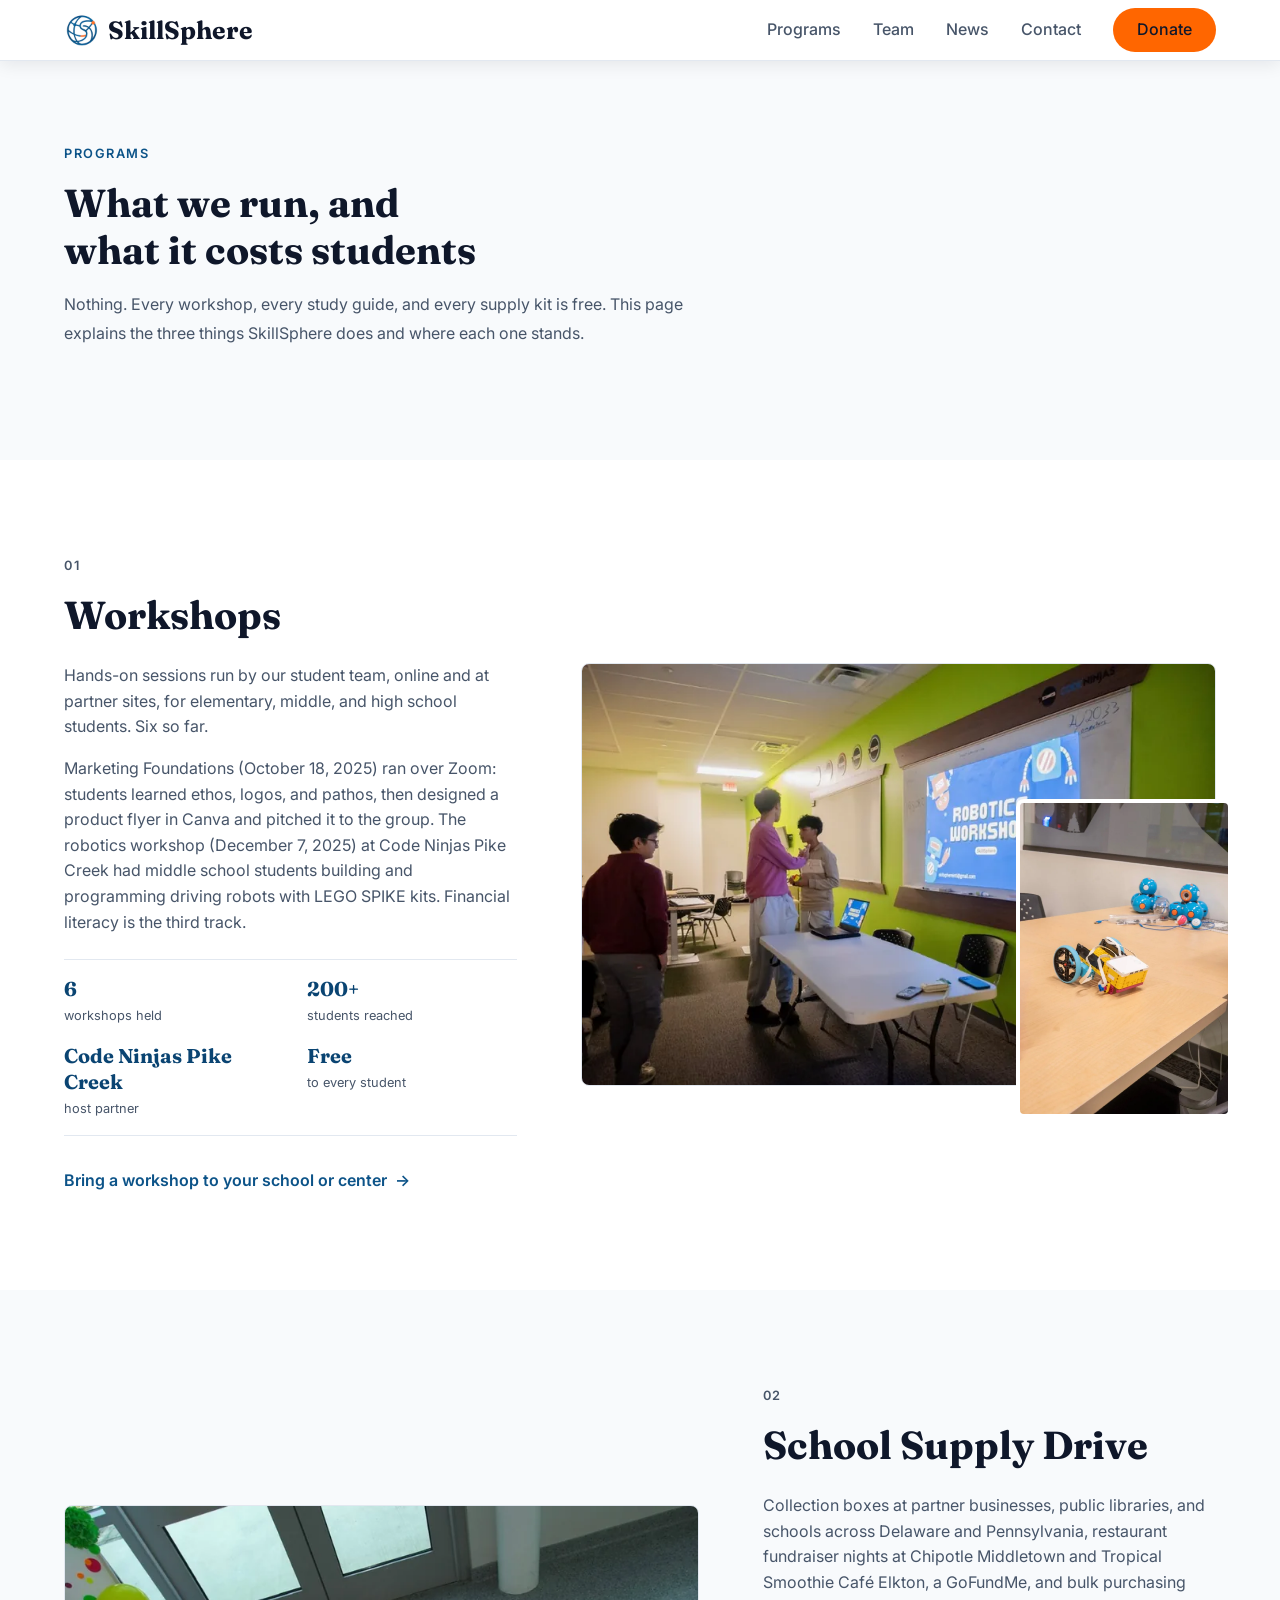
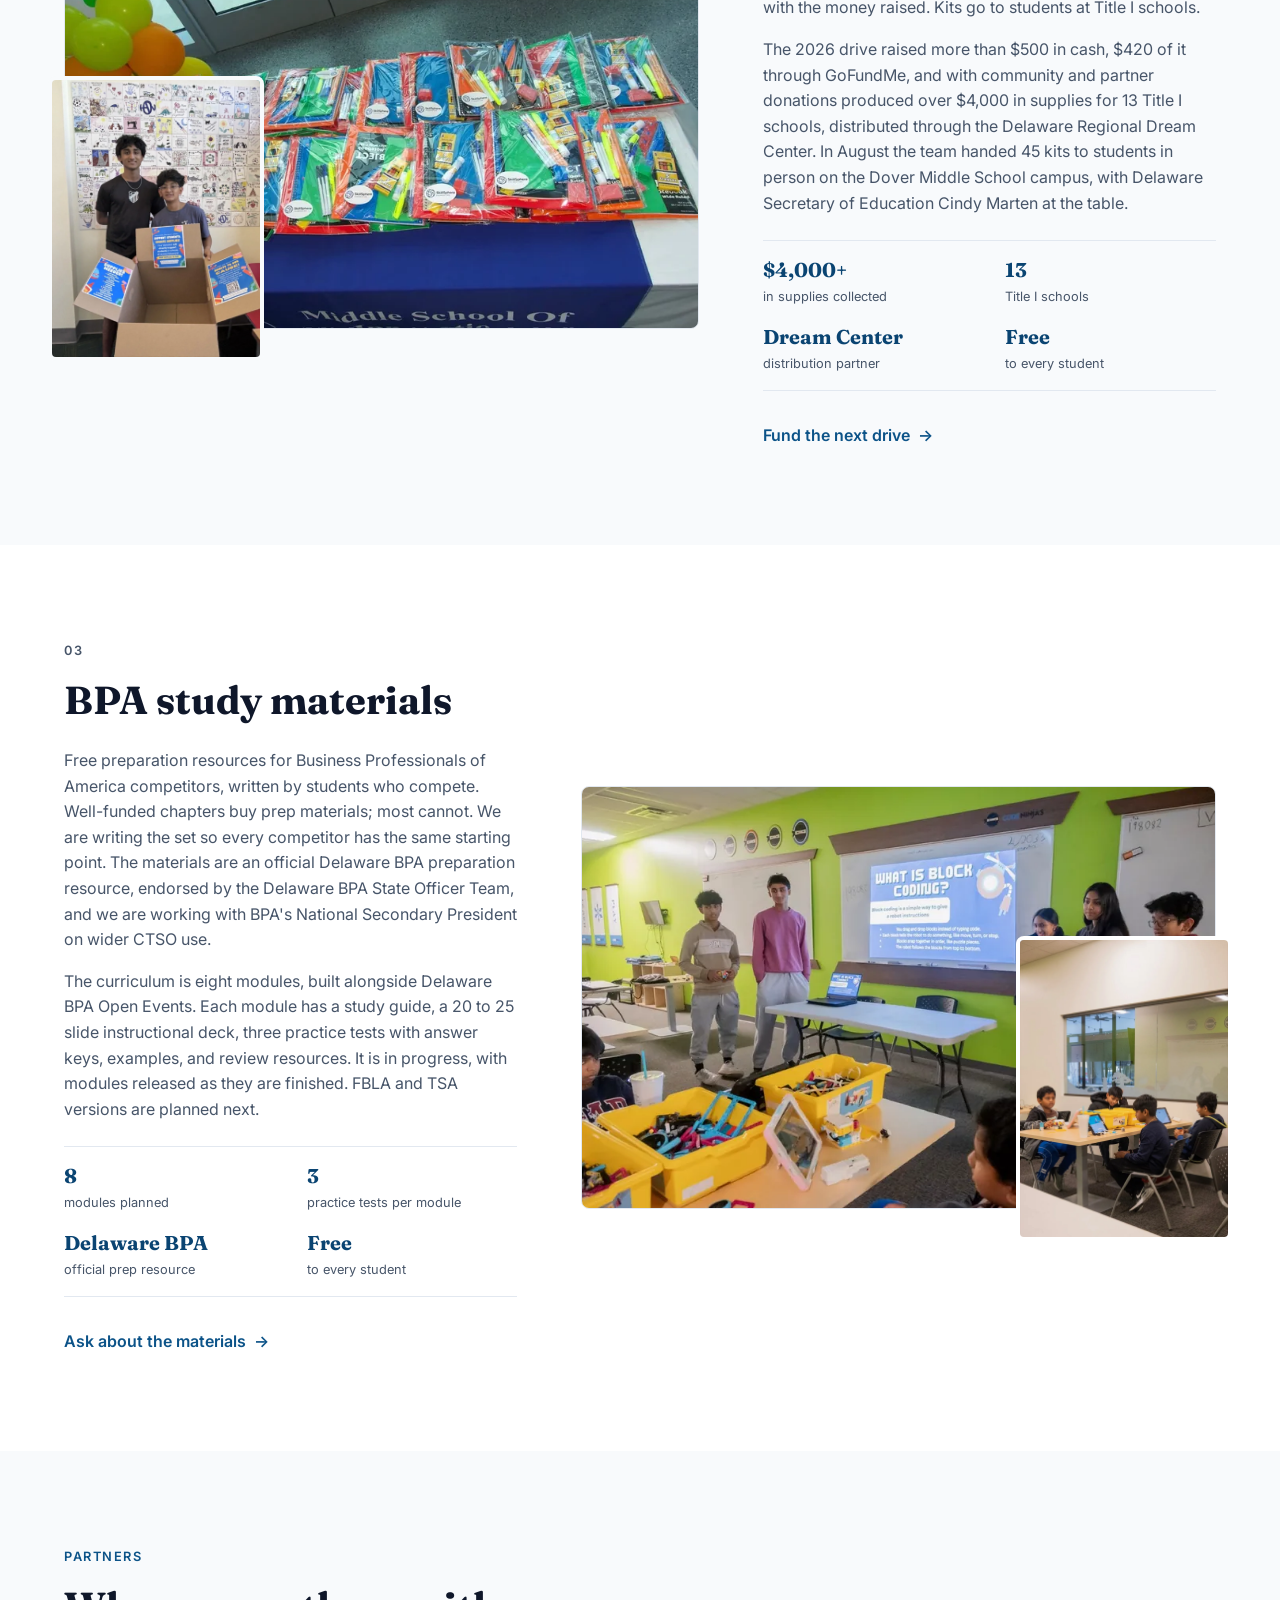
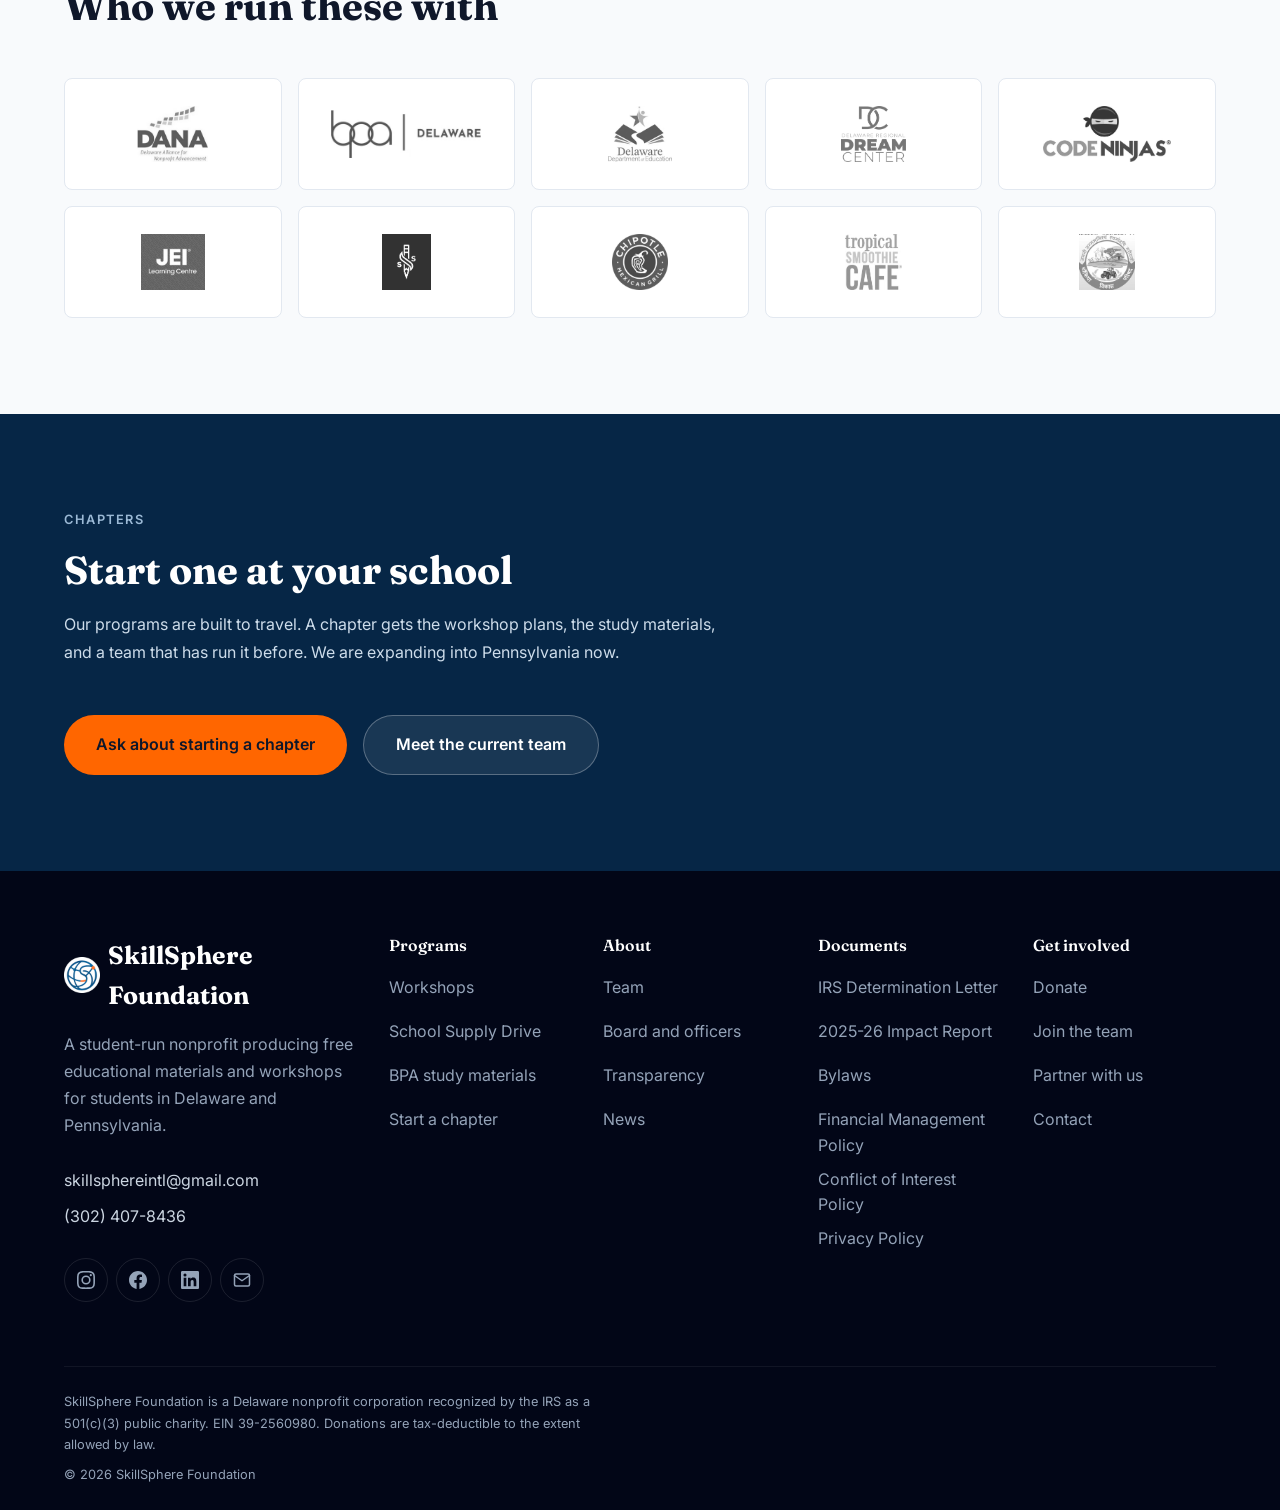
<file: programs/index.html>
<!DOCTYPE html>
<html lang="en">
<head>
  <meta charset="UTF-8">
  <meta name="viewport" content="width=device-width, initial-scale=1.0">
  <title>Free Workshops, Supply Drive, BPA Study Materials | SkillSphere</title>
  <meta name="description" content="SkillSphere's three programs: free workshops in robotics, marketing, and financial literacy; a school supply drive for Title I schools; and an eight-module BPA study curriculum. All free to students.">
  <link rel="canonical" href="https://skillsphere-intl.org/programs/">
  <meta name="theme-color" content="#0c5388">
  <meta property="og:type" content="website">
  <meta property="og:site_name" content="SkillSphere Foundation">
  <meta property="og:url" content="https://skillsphere-intl.org/programs/">
  <meta property="og:title" content="Free Workshops, Supply Drive, BPA Study Materials | SkillSphere">
  <meta property="og:description" content="SkillSphere's three programs: free workshops in robotics, marketing, and financial literacy; a school supply drive for Title I schools; and an eight-module BPA study curriculum. All free to students.">
  <meta property="og:image" content="https://skillsphere-intl.org/images/og-image.jpg">
  <meta property="og:image:width" content="1200">
  <meta property="og:image:height" content="630">
  <meta property="og:image:alt" content="Delaware Secretary of Education Cindy Marten with SkillSphere's student founders at a table of packed school supply kits.">
  <meta name="twitter:card" content="summary_large_image">
  <link rel="preconnect" href="https://fonts.googleapis.com">
  <link rel="preconnect" href="https://fonts.gstatic.com" crossorigin>
  <link rel="preload" as="style" href="https://fonts.googleapis.com/css2?family=Fraunces:opsz,wght@9..144,600;9..144,700&family=Inter:wght@400;500;600&display=swap">
  <link rel="stylesheet" href="https://fonts.googleapis.com/css2?family=Fraunces:opsz,wght@9..144,600;9..144,700&family=Inter:wght@400;500;600&display=swap" media="print" onload="this.media='all'">
  <noscript><link rel="stylesheet" href="https://fonts.googleapis.com/css2?family=Fraunces:opsz,wght@9..144,600;9..144,700&family=Inter:wght@400;500;600&display=swap"></noscript>
  <link rel="stylesheet" href="../style.css">
  <link rel="icon" href="../images/logo-108.png">
  <link rel="apple-touch-icon" href="../images/logo-180.png">
  <!-- TODO(ridhun): analytics. Paste the one-line snippet from Cloudflare Web Analytics
       or GoatCounter here (both cookieless, so the Privacy Policy stays true as written).
       If you choose Google Analytics 4, add a cookie line to the Privacy Policy first. -->
</head>
<body>

  <a class="skip-link" href="#main">Skip to content</a>

  <!-- NAVBAR -->
  <nav class="navbar scrolled no-hero" id="navbar">
    <div class="container">
      <a href="../index.html" class="nav-logo" aria-label="SkillSphere Foundation home">
        <img src="../images/logo-108.png" alt="SkillSphere logo" width="36" height="36">
        SkillSphere
      </a>
      <div class="nav-links" id="nav-links">
        <a aria-current="page" href="../programs/">Programs</a>
        <a href="../team/">Team</a>
        <a href="../news/">News</a>
        <a href="../contact/">Contact</a>
        <a href="../donate/" class="nav-cta">Donate</a>
      </div>
      <button class="nav-toggle" id="nav-toggle" aria-label="Menu" aria-expanded="false" aria-controls="nav-links">
        <span></span>
        <span></span>
        <span></span>
      </button>
    </div>
  </nav>

  <main id="main">

  <section class="section page-hero">
    <div class="container">
      <div class="section-head section-head--left">
        <p class="eyebrow">Programs</p>
        <h1 class="section-title">What we run, and what it costs students</h1>
        <p class="section-desc">Nothing. Every workshop, every study guide, and every supply kit is free. This page explains the three things SkillSphere does and where each one stands.</p>
      </div>
    </div>
  </section>

  <section class="section" id="workshops">
    <div class="container prog-grid">
      <div class="prog-body">
        <p class="eyebrow">01</p>
        <h2 class="section-title">Workshops</h2>
        <p>Hands-on sessions run by our student team, online and at partner sites, for elementary, middle, and high school students. Six so far.</p>
        <p>Marketing Foundations (October 18, 2025) ran over Zoom: students learned ethos, logos, and pathos, then designed a product flyer in Canva and pitched it to the group. The robotics workshop (December 7, 2025) at Code Ninjas Pike Creek had middle school students building and programming driving robots with LEGO SPIKE kits. Financial literacy is the third track.</p>
        <ul class="prog-facts">
          <li><strong>6</strong> workshops held</li>
          <li><strong>200+</strong> students reached</li>
          <li><strong>Code Ninjas Pike Creek</strong> host partner</li>
          <li><strong>Free</strong> to every student</li>
        </ul>
        <a href="../contact/?topic=partner" class="text-link">Bring a workshop to your school or center</a>
      </div>
      <div class="prog-media" data-reveal-group>
        <img data-reveal src="../images/photos/robotics-workshop-1200.webp"
             srcset="../images/photos/robotics-workshop-800.webp 800w, ../images/photos/robotics-workshop-1200.webp 1200w"
             sizes="(min-width: 1024px) 50vw, 100vw" width="1200" height="800" loading="lazy"
             alt="Students at tables during the robotics workshop at Code Ninjas, with the session title projected on the wall.">
        <img data-reveal class="prog-media__inset" src="../images/photos/lego-spike-robot-800.webp" width="800" height="1200" loading="lazy"
             alt="A LEGO SPIKE robot built by students during the workshop.">
      </div>
    </div>
  </section>

  <section class="section section--alt" id="supply-drive">
    <div class="container prog-grid prog-grid--flip">
      <div class="prog-media" data-reveal-group>
        <img data-reveal src="../images/photos/supplies-branded-table-1200.webp"
             srcset="../images/photos/supplies-branded-table-800.webp 800w, ../images/photos/supplies-branded-table-1200.webp 1200w"
             sizes="(min-width: 1024px) 50vw, 100vw" width="1200" height="800" loading="lazy"
             alt="Rows of packed supply kits on a table at the Dover Middle School campus.">
        <img data-reveal class="prog-media__inset" src="../images/photos/students-donation-boxes-900.webp" width="900" height="1200" loading="lazy"
             alt="Two SkillSphere students holding a donation box in front of a mural.">
      </div>
      <div class="prog-body">
        <p class="eyebrow">02</p>
        <h2 class="section-title">School Supply Drive</h2>
        <p>Collection boxes at partner businesses, public libraries, and schools across Delaware and Pennsylvania, restaurant fundraiser nights at Chipotle Middletown and Tropical Smoothie Caf&eacute; Elkton, a GoFundMe, and bulk purchasing with the money raised. Kits go to students at Title I schools.</p>
        <p>The 2026 drive raised more than $500 in cash, $420 of it through GoFundMe, and with community and partner donations produced over $4,000 in supplies for 13 Title I schools, distributed through the Delaware Regional Dream Center. In August the team handed 45 kits to students in person on the Dover Middle School campus, with Delaware Secretary of Education Cindy Marten at the table.</p>
        <ul class="prog-facts">
          <li><strong>$4,000+</strong> in supplies collected</li>
          <li><strong>13</strong> Title I schools</li>
          <li><strong>Dream Center</strong> distribution partner</li>
          <li><strong>Free</strong> to every student</li>
        </ul>
        <a href="../donate/" class="text-link">Fund the next drive</a>
      </div>
    </div>
  </section>

  <section class="section" id="bpa">
    <div class="container prog-grid">
      <div class="prog-body">
        <p class="eyebrow">03</p>
        <h2 class="section-title">BPA study materials</h2>
        <p>Free preparation resources for Business Professionals of America competitors, written by students who compete. Well-funded chapters buy prep materials; most cannot. We are writing the set so every competitor has the same starting point. The materials are an official Delaware BPA preparation resource, endorsed by the Delaware BPA State Officer Team, and we are working with BPA's National Secondary President on wider CTSO use.</p>
        <p>The curriculum is eight modules, built alongside Delaware BPA Open Events. Each module has a study guide, a 20 to 25 slide instructional deck, three practice tests with answer keys, examples, and review resources. It is in progress, with modules released as they are finished. FBLA and TSA versions are planned next.</p>
        <ul class="prog-facts">
          <li><strong>8</strong> modules planned</li>
          <li><strong>3</strong> practice tests per module</li>
          <li><strong>Delaware BPA</strong> official prep resource</li>
          <li><strong>Free</strong> to every student</li>
        </ul>
        <!-- TODO(ridhun): link the released modules once they are hosted -->
        <a href="../contact/?topic=other" class="text-link">Ask about the materials</a>
      </div>
      <div class="prog-media" data-reveal-group>
        <img data-reveal src="../images/photos/codeninjas-session-1200.webp"
             srcset="../images/photos/codeninjas-session-800.webp 800w, ../images/photos/codeninjas-session-1200.webp 1200w"
             sizes="(min-width: 1024px) 50vw, 100vw" width="1200" height="800" loading="lazy"
             alt="Students seated at tables during a SkillSphere session.">
        <img data-reveal class="prog-media__inset" src="../images/photos/students-laptops-839.webp" width="839" height="1200" loading="lazy"
             alt="Students working on laptops.">
      </div>
    </div>
  </section>

  <section class="section section--alt" id="partners">
    <div class="container">
      <div class="section-head section-head--left">
        <p class="eyebrow">Partners</p>
        <h2 class="section-title">Who we run these with</h2>
      </div>
      <ul class="partner-logos" data-reveal-group>
        <li data-reveal><img src="../images/partners/dana.webp" alt="Delaware Alliance for Nonprofit Advancement (DANA)" width="202" height="160" loading="lazy"></li>
        <li data-reveal><img src="../images/partners/delaware-bpa.webp" alt="Delaware Business Professionals of America" width="360" height="116" loading="lazy"></li>
        <li data-reveal><img src="../images/partners/delaware-doe.webp" alt="Delaware Department of Education" width="184" height="160" loading="lazy"></li>
        <li data-reveal><img src="../images/partners/dream-center.webp" alt="Delaware Regional Dream Center" width="185" height="160" loading="lazy"></li>
        <li data-reveal><img src="../images/partners/code-ninjas.webp" alt="Code Ninjas Pike Creek" width="360" height="157" loading="lazy"></li>
        <li data-reveal><img src="../images/partners/jei.webp" alt="JEI Learning Center Middletown" width="182" height="160" loading="lazy"></li>
        <li data-reveal><img src="../images/partners/serve-and-supply.webp" alt="Serve and Supply Foundation" width="139" height="160" loading="lazy"></li>
        <li data-reveal><img src="../images/partners/chipotle.webp" alt="Chipotle Middletown" width="160" height="160" loading="lazy"></li>
        <li data-reveal><img src="../images/partners/tropical-smoothie.webp" alt="Tropical Smoothie Café Elkton" width="165" height="160" loading="lazy"></li>
        <li data-reveal><img src="../images/partners/chaukia-vikas-parishad.webp" alt="Chaukia Vikas Parishad" width="160" height="160" loading="lazy"></li>
      </ul>
    </div>
  </section>

  <section class="section involve">
    <div class="container">
      <div class="section-head section-head--left">
        <p class="eyebrow eyebrow--light">Chapters</p>
        <h2 class="section-title">Start one at your school</h2>
        <p class="section-desc section-desc--light">Our programs are built to travel. A chapter gets the workshop plans, the study materials, and a team that has run it before. We are expanding into Pennsylvania now.</p>
      </div>
      <div class="hero-actions">
        <a href="../contact/?topic=chapter" class="btn btn-orange">Ask about starting a chapter</a>
        <a href="../team/" class="btn btn-secondary">Meet the current team</a>
      </div>
    </div>
  </section>

  </main>
  <!-- FOOTER -->
  <footer class="footer" id="footer">
    <div class="container">
      <div class="footer-grid">
        <div class="footer-brand">
          <a href="../" class="nav-logo">
            <img src="../images/logo-108.png" alt="" width="36" height="36">
            SkillSphere Foundation
          </a>
          <p>A student-run nonprofit producing free educational materials and workshops for students in Delaware and Pennsylvania.</p>
          <p class="footer-contact">
            <a href="mailto:skillsphereintl@gmail.com">skillsphereintl@gmail.com</a>
            <a href="tel:+13024078436">(302) 407-8436</a>
          </p>
          <div class="footer-socials">
            <a href="https://www.instagram.com/skillsphere.intl/" target="_blank" rel="noopener" class="footer-social-link" aria-label="Instagram">
              <svg width="18" height="18" viewBox="0 0 24 24" fill="currentColor" aria-hidden="true"><path d="M12 2.163c3.204 0 3.584.012 4.85.07 3.252.148 4.771 1.691 4.919 4.919.058 1.265.069 1.645.069 4.849 0 3.205-.012 3.584-.069 4.849-.149 3.225-1.664 4.771-4.919 4.919-1.266.058-1.644.07-4.85.07-3.204 0-3.584-.012-4.849-.07-3.26-.149-4.771-1.699-4.919-4.92-.058-1.265-.07-1.644-.07-4.849 0-3.204.013-3.583.07-4.849.149-3.227 1.664-4.771 4.919-4.919 1.266-.057 1.645-.069 4.849-.069zM12 0C8.741 0 8.333.014 7.053.072 2.695.272.273 2.69.073 7.052.014 8.333 0 8.741 0 12c0 3.259.014 3.668.072 4.948.2 4.358 2.618 6.78 6.98 6.98C8.333 23.986 8.741 24 12 24c3.259 0 3.668-.014 4.948-.072 4.354-.2 6.782-2.618 6.979-6.98.059-1.28.073-1.689.073-4.948 0-3.259-.014-3.667-.072-4.947-.196-4.354-2.617-6.78-6.979-6.98C15.668.014 15.259 0 12 0zm0 5.838a6.162 6.162 0 100 12.324 6.162 6.162 0 000-12.324zM12 16a4 4 0 110-8 4 4 0 010 8zm6.406-11.845a1.44 1.44 0 100 2.881 1.44 1.44 0 000-2.881z"/></svg>
            </a>
            <a href="https://www.facebook.com/skillsphereintl" target="_blank" rel="noopener" class="footer-social-link" aria-label="Facebook">
              <svg width="18" height="18" viewBox="0 0 24 24" fill="currentColor" aria-hidden="true"><path d="M24 12.073c0-6.627-5.373-12-12-12s-12 5.373-12 12c0 5.99 4.388 10.954 10.125 11.854v-8.385H7.078v-3.47h3.047V9.43c0-3.007 1.792-4.669 4.533-4.669 1.312 0 2.686.235 2.686.235v2.953H15.83c-1.491 0-1.956.925-1.956 1.874v2.25h3.328l-.532 3.47h-2.796v8.385C19.612 23.027 24 18.062 24 12.073z"/></svg>
            </a>
            <a href="https://www.linkedin.com/company/skillspherefoundation/" target="_blank" rel="noopener" class="footer-social-link" aria-label="LinkedIn">
              <svg width="18" height="18" viewBox="0 0 24 24" fill="currentColor" aria-hidden="true"><path d="M20.447 20.452h-3.554v-5.569c0-1.328-.027-3.037-1.852-3.037-1.853 0-2.136 1.445-2.136 2.939v5.667H9.351V9h3.414v1.561h.046c.477-.9 1.637-1.85 3.37-1.85 3.601 0 4.267 2.37 4.267 5.455v6.286zM5.337 7.433a2.062 2.062 0 01-2.063-2.065 2.064 2.064 0 112.063 2.065zm1.782 13.019H3.555V9h3.564v11.452zM22.225 0H1.771C.792 0 0 .774 0 1.729v20.542C0 23.227.792 24 1.771 24h20.451C23.2 24 24 23.227 24 22.271V1.729C24 .774 23.2 0 22.222 0h.003z"/></svg>
            </a>
            <a href="mailto:skillsphereintl@gmail.com" class="footer-social-link" aria-label="Email">
              <svg width="18" height="18" viewBox="0 0 24 24" fill="none" stroke="currentColor" stroke-width="2" stroke-linecap="round" stroke-linejoin="round" aria-hidden="true"><path d="M4 4h16c1.1 0 2 .9 2 2v12c0 1.1-.9 2-2 2H4c-1.1 0-2-.9-2-2V6c0-1.1.9-2 2-2z"/><polyline points="22,6 12,13 2,6"/></svg>
            </a>
          </div>
        </div>

        <div class="footer-col">
          <h2 class="footer-heading">Programs</h2>
          <a href="../programs/#workshops">Workshops</a>
          <a href="../programs/#supply-drive">School Supply Drive</a>
          <a href="../programs/#bpa">BPA study materials</a>
          <a href="../contact/?topic=chapter">Start a chapter</a>
        </div>

        <div class="footer-col">
          <h2 class="footer-heading">About</h2>
          <a href="../team/">Team</a>
          <a href="../transparency/#board">Board and officers</a>
          <a href="../transparency/">Transparency</a>
          <a href="../news/">News</a>
        </div>

        <div class="footer-col">
          <h2 class="footer-heading">Documents</h2>
          <a href="../documents/skillsphere-irs-determination-letter.pdf" download>IRS Determination Letter</a>
          <a href="../documents/skillsphere-impact-report-2025-26.pdf" download>2025-26 Impact Report</a>
          <a href="../documents/skillsphere-bylaws-2026.pdf" download>Bylaws</a>
          <a href="../documents/skillsphere-financial-management-policy.pdf" download>Financial Management Policy</a>
          <a href="../documents/skillsphere-conflict-of-interest-policy.pdf" download>Conflict of Interest Policy</a>
          <a href="../documents/skillsphere-privacy-policy.pdf" download>Privacy Policy</a>
        </div>

        <div class="footer-col">
          <h2 class="footer-heading">Get involved</h2>
          <a href="../donate/">Donate</a>
          <a href="../contact/?topic=join">Join the team</a>
          <a href="../contact/?topic=partner">Partner with us</a>
          <a href="../contact/">Contact</a>
        </div>
      </div>

      <div class="footer-bottom">
        <div class="footer-legal">
          <p>
            SkillSphere Foundation is a Delaware nonprofit corporation recognized by the IRS as a
            501(c)(3) public charity. EIN 39-2560980. Donations are tax-deductible to the extent
            allowed by law.
          </p>
          <p>&copy; 2026 SkillSphere Foundation</p>
        </div>
      </div>
    </div>
  </footer>

  <script src="../script.js"></script>
</body>
</html>
</file>
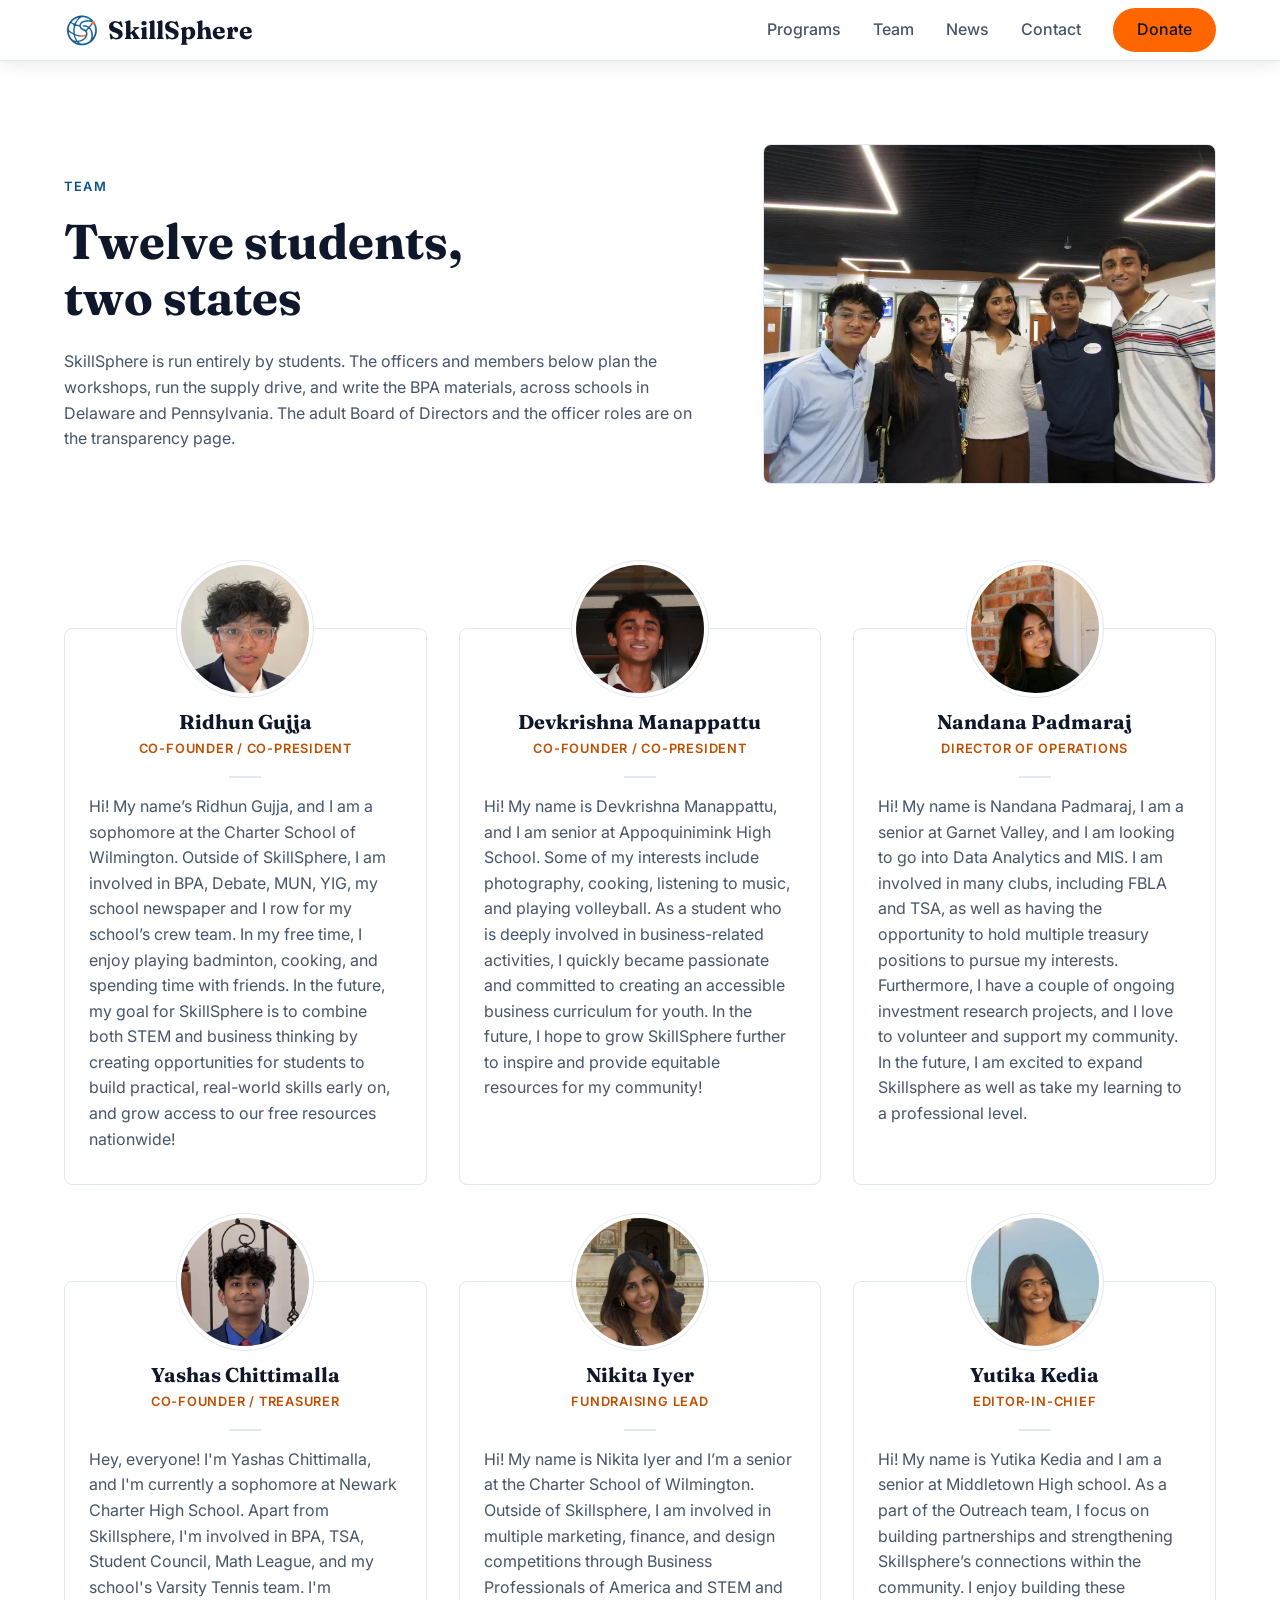
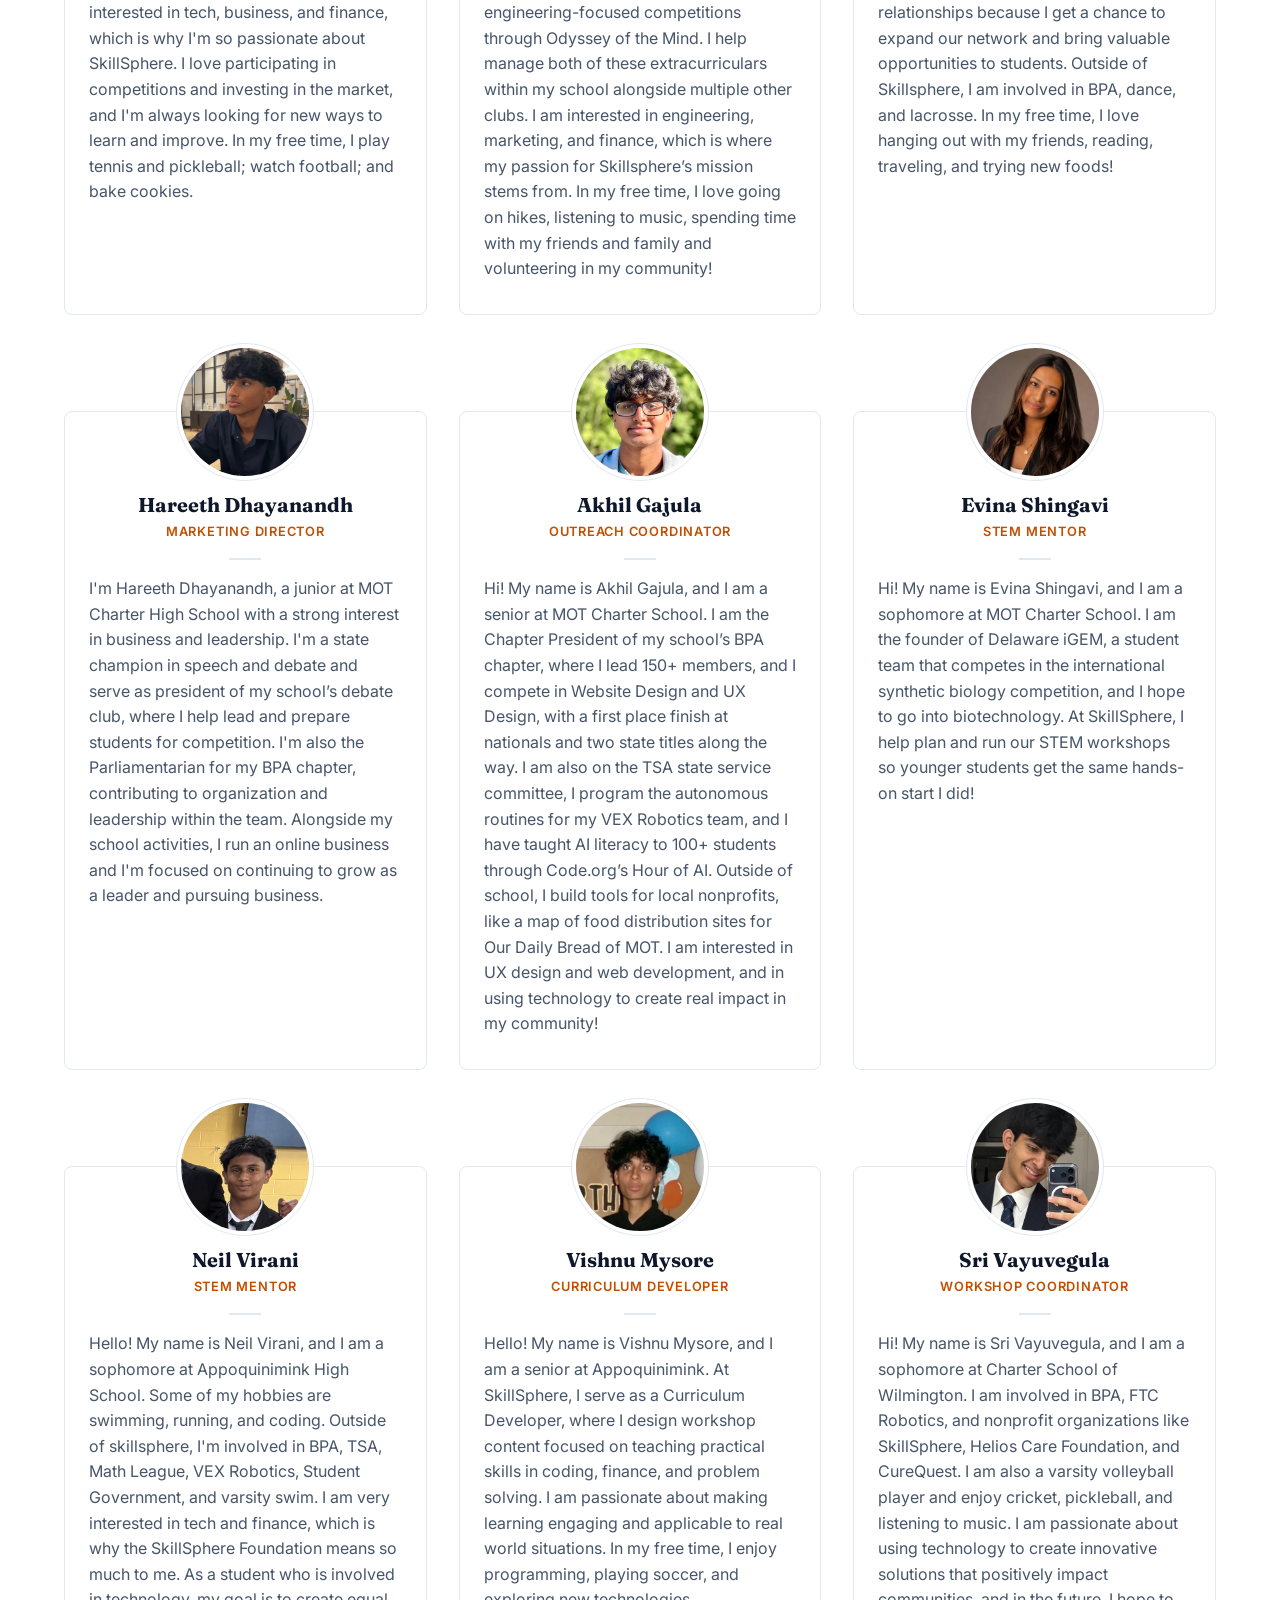
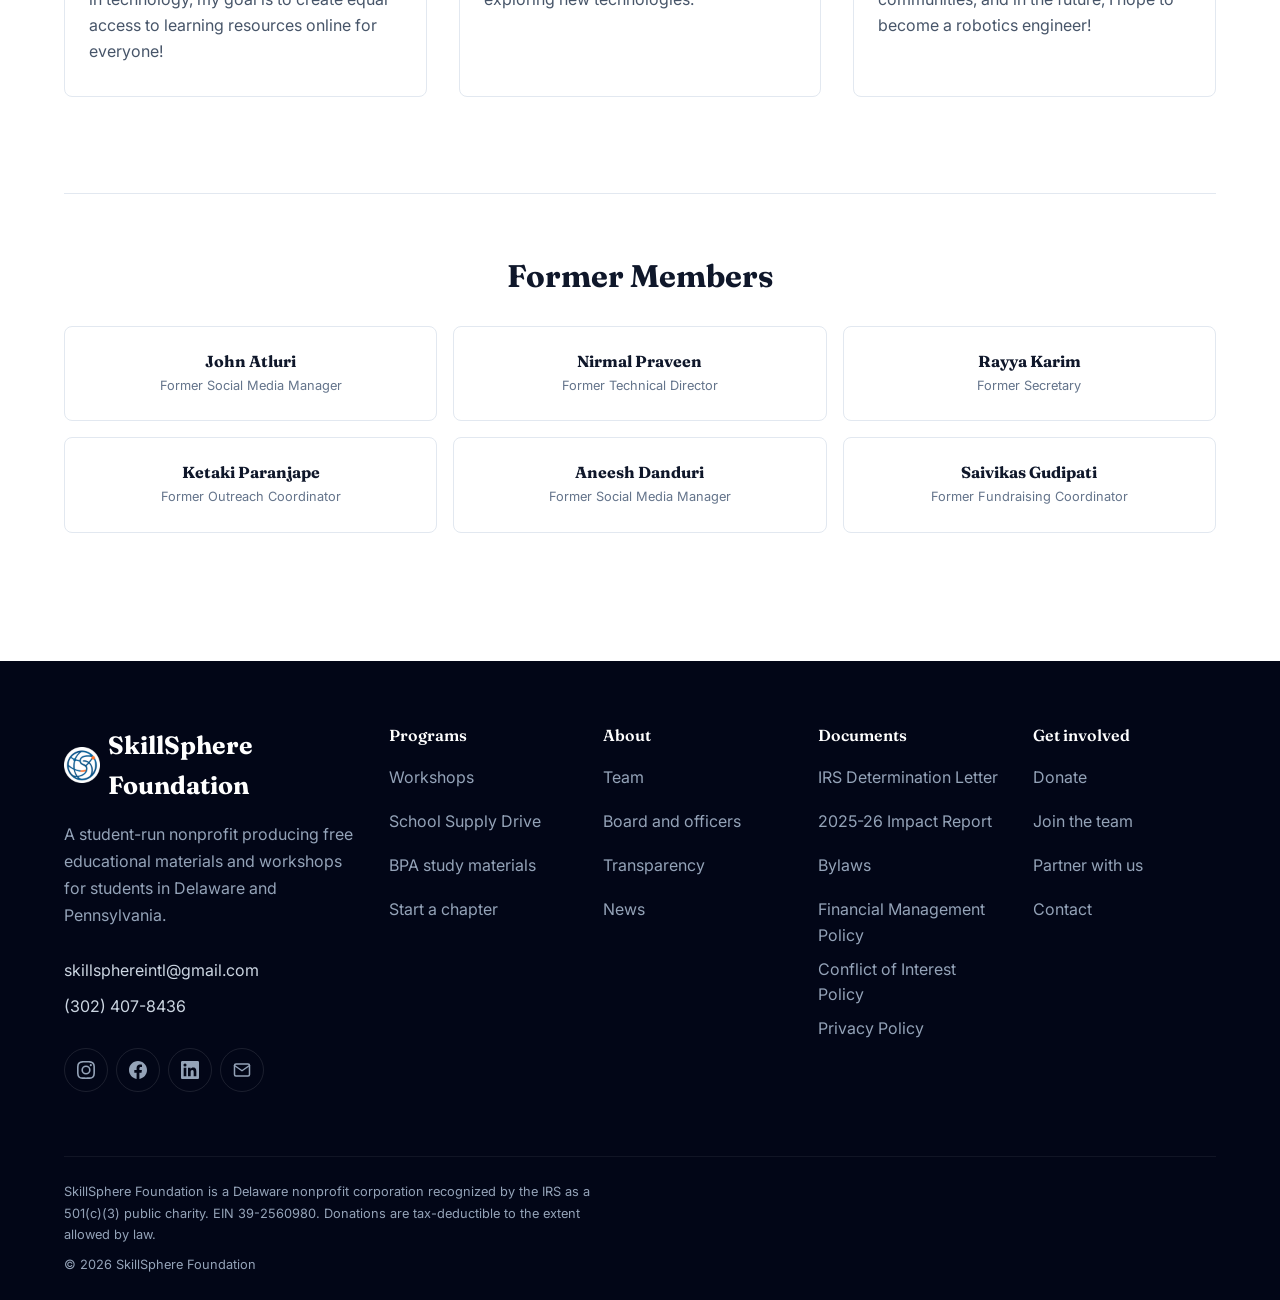
<file: team/index.html>
<!DOCTYPE html>
<html lang="en">
<head>
  <meta charset="UTF-8">
  <meta name="viewport" content="width=device-width, initial-scale=1.0">
  <title>Team | SkillSphere Foundation</title>
  <meta name="description" content="The twelve students who run SkillSphere Foundation, a student-founded 501(c)(3) in Delaware and Pennsylvania.">
  <link rel="canonical" href="https://skillsphere-intl.org/team/">
  <meta name="theme-color" content="#0c5388">
  <meta property="og:type" content="website">
  <meta property="og:site_name" content="SkillSphere Foundation">
  <meta property="og:url" content="https://skillsphere-intl.org/team/">
  <meta property="og:title" content="Team | SkillSphere Foundation">
  <meta property="og:description" content="The twelve students who run SkillSphere Foundation, a student-founded 501(c)(3) in Delaware and Pennsylvania.">
  <meta property="og:image" content="https://skillsphere-intl.org/images/og-image.jpg">
  <meta property="og:image:width" content="1200">
  <meta property="og:image:height" content="630">
  <meta property="og:image:alt" content="Delaware Secretary of Education Cindy Marten with SkillSphere's student founders at a table of packed school supply kits.">
  <meta name="twitter:card" content="summary_large_image">
  <link rel="preconnect" href="https://fonts.googleapis.com">
  <link rel="preconnect" href="https://fonts.gstatic.com" crossorigin>
  <link rel="preload" as="style" href="https://fonts.googleapis.com/css2?family=Fraunces:opsz,wght@9..144,600;9..144,700&family=Inter:wght@400;500;600&display=swap">
  <link rel="stylesheet" href="https://fonts.googleapis.com/css2?family=Fraunces:opsz,wght@9..144,600;9..144,700&family=Inter:wght@400;500;600&display=swap" media="print" onload="this.media='all'">
  <noscript><link rel="stylesheet" href="https://fonts.googleapis.com/css2?family=Fraunces:opsz,wght@9..144,600;9..144,700&family=Inter:wght@400;500;600&display=swap"></noscript>
  <link rel="stylesheet" href="../style.css">
  <link rel="icon" href="../images/logo-108.png">
  <link rel="apple-touch-icon" href="../images/logo-180.png">

  <!-- TODO(ridhun): analytics. Paste the one-line snippet from Cloudflare Web Analytics
       or GoatCounter here (both cookieless, so the Privacy Policy stays true as written).
       If you choose Google Analytics 4, add a cookie line to the Privacy Policy first. -->
</head>
<body>

  <a class="skip-link" href="#main">Skip to content</a>
  <!-- NAVBAR -->
  <nav class="navbar scrolled no-hero" id="navbar" aria-label="Primary">
    <div class="container">
      <a href="../index.html" class="nav-logo" aria-label="SkillSphere Foundation home">
        <img src="../images/logo-108.png" alt="SkillSphere logo" width="36" height="36">
        SkillSphere
      </a>
      <div class="nav-links" id="nav-links">
        <a href="../programs/">Programs</a>
        <a aria-current="page" href="../team/">Team</a>
        <a href="../news/">News</a>
        <a href="../contact/">Contact</a>
        <a href="../donate/" class="nav-cta">Donate</a>
      </div>
      <button class="nav-toggle" id="nav-toggle" aria-label="Menu" aria-expanded="false" aria-controls="nav-links">
        <span></span><span></span><span></span>
      </button>
    </div>
  </nav>

  <!-- TEAM HEADER -->
  <header class="page-head">
    <div class="container page-head__grid">
      <div>
        <p class="eyebrow">Team</p>
        <h1 class="page-head__title">Twelve students, two states</h1>
        <p class="page-head__desc">
          SkillSphere is run entirely by students. The officers and members below plan the
          workshops, run the supply drive, and write the BPA materials, across schools in
          Delaware and Pennsylvania. The adult <a href="../transparency/#board">Board of Directors and the officer roles</a> are on the transparency page.
        </p>
      </div>
      <img class="page-head__img" fetchpriority="high"
           src="../images/photos/team-event-1200.webp"
           srcset="../images/photos/team-event-800.webp 800w, ../images/photos/team-event-1200.webp 1200w"
           sizes="(min-width: 1024px) 40vw, 100vw" width="1200" height="900"
           alt="Five SkillSphere team members wearing name badges at an evening event.">
    </div>
  </header>

  <!-- TEAM -->
  <main id="main" class="team-wrap">
    <div class="container">
      <section class="team-grid">
        <h2 class="visually-hidden">Current team</h2>

        <!-- Row 1 -->
        <article class="member-card">
          <div class="photo-rail">
            <div class="photo-badge">
              <img src="../images/team/ridhun-gujja-400.webp"
                   srcset="../images/team/ridhun-gujja-400.webp 400w, ../images/team/ridhun-gujja-800.webp 800w"
                   sizes="128px" width="128" height="128" loading="lazy"
                   alt="Ridhun Gujja">
            </div>
          </div>
          <h3 class="member-name">Ridhun Gujja</h3>
          <div class="member-role">Co-Founder / Co-President</div>
          <div class="member-divider"></div>
          <div class="member-bio">Hi! My name’s Ridhun Gujja, and I am a sophomore at the Charter School of Wilmington. Outside of SkillSphere, I am involved in BPA, Debate, MUN, YIG, my school newspaper and I row for my school’s crew team. In my free time, I enjoy playing badminton, cooking, and spending time with friends. In the future, my goal for SkillSphere is to combine both STEM and business thinking by creating opportunities for students to build practical, real-world skills early on, and grow access to our free resources nationwide!</div>
        </article>

        <article class="member-card">
          <div class="photo-rail">
            <div class="photo-badge">
              <img src="../images/team/devkrishna-mannapattu-400.webp"
                   srcset="../images/team/devkrishna-mannapattu-400.webp 400w, ../images/team/devkrishna-mannapattu-800.webp 800w"
                   sizes="128px" width="128" height="128" loading="lazy"
                   alt="Devkrishna Manappattu">
            </div>
          </div>
          <h3 class="member-name">Devkrishna Manappattu</h3>
          <div class="member-role">Co-Founder / Co-President</div>
          <div class="member-divider"></div>
          <div class="member-bio">Hi! My name is Devkrishna Manappattu, and I am senior at Appoquinimink High School. Some of my interests include photography, cooking, listening to music, and playing volleyball. As a student who is deeply involved in business-related activities, I quickly became passionate and committed to creating an accessible business curriculum for youth. In the future, I hope to grow SkillSphere further to inspire and provide equitable resources for my community!</div>
        </article>

        <!-- Row 2 -->
        <article class="member-card">
          <div class="photo-rail">
            <div class="photo-badge">
              <img src="../images/team/nandana-padmaraj-400.webp"
                   srcset="../images/team/nandana-padmaraj-400.webp 400w, ../images/team/nandana-padmaraj-800.webp 800w"
                   sizes="128px" width="128" height="128" loading="lazy"
                   alt="Nandana Padmaraj">
            </div>
          </div>
          <h3 class="member-name">Nandana Padmaraj</h3>
          <div class="member-role">Director of Operations</div>
          <div class="member-divider"></div>
          <div class="member-bio">Hi! My name is Nandana Padmaraj, I am a senior at Garnet Valley, and I am looking to go into Data Analytics and MIS. I am involved in many clubs, including FBLA and TSA, as well as having the opportunity to hold multiple treasury positions to pursue my interests. Furthermore, I have a couple of ongoing investment research projects, and I love to volunteer and support my community. In the future, I am excited to expand Skillsphere as well as take my learning to a professional level.</div>
        </article>

        <article class="member-card">
          <div class="photo-rail">
            <div class="photo-badge">
              <img src="../images/team/yashas-chittimalla-400.webp"
                   srcset="../images/team/yashas-chittimalla-400.webp 400w, ../images/team/yashas-chittimalla-800.webp 800w"
                   sizes="128px" width="128" height="128" loading="lazy"
                   alt="Yashas Chittimalla">
            </div>
          </div>
          <h3 class="member-name">Yashas Chittimalla</h3>
          <div class="member-role">Co-Founder / Treasurer</div>
          <div class="member-divider"></div>
          <div class="member-bio">Hey, everyone! I'm Yashas Chittimalla, and I'm currently a sophomore at Newark Charter High School. Apart from Skillsphere, I'm involved in BPA, TSA, Student Council, Math League, and my school's Varsity Tennis team. I'm interested in tech, business, and finance, which is why I'm so passionate about SkillSphere. I love participating in competitions and investing in the market, and I'm always looking for new ways to learn and improve. In my free time, I play tennis and pickleball; watch football;  and bake cookies.</div>
        </article>

        <!-- Row 3 -->
        <article class="member-card">
          <div class="photo-rail">
            <div class="photo-badge">
              <img src="../images/team/nikita-iyer-400.webp"
                   srcset="../images/team/nikita-iyer-400.webp 400w, ../images/team/nikita-iyer-800.webp 800w"
                   sizes="128px" width="128" height="128" loading="lazy"
                   alt="Nikita Iyer">
            </div>
          </div>
          <h3 class="member-name">Nikita Iyer</h3>
          <div class="member-role">Fundraising Lead</div>
          <div class="member-divider"></div>
          <div class="member-bio">Hi! My name is Nikita Iyer and I’m a senior at the Charter School of Wilmington. Outside of Skillsphere, I am involved in multiple marketing, finance, and design competitions through Business Professionals of America and STEM and engineering-focused competitions through Odyssey of the Mind. I help manage both of these extracurriculars within my school alongside multiple other clubs. I am interested in engineering, marketing, and finance, which is where my passion for Skillsphere’s mission stems from. In my free time, I love going on hikes, listening to music, spending time with my friends and family and volunteering in my community!</div>
        </article>

        <article class="member-card">
          <div class="photo-rail">
            <div class="photo-badge">
              <img src="../images/team/yutika-kedia-400.webp"
                   srcset="../images/team/yutika-kedia-400.webp 400w, ../images/team/yutika-kedia-800.webp 800w"
                   sizes="128px" width="128" height="128" loading="lazy"
                   alt="Yutika Kedia">
            </div>
          </div>
          <h3 class="member-name">Yutika Kedia</h3>
          <div class="member-role">Editor-in-Chief</div>
          <div class="member-divider"></div>
          <div class="member-bio">Hi! My name is Yutika Kedia and I am a senior at Middletown High school. As a part of the Outreach team, I focus on building partnerships and strengthening Skillsphere’s connections within the community. I enjoy building these relationships because I get a chance to expand our network and bring valuable opportunities to students. Outside of Skillsphere, I am involved in BPA, dance, and lacrosse. In my free time, I love hanging out with my friends, reading, traveling, and trying new foods!</div>
        </article>

        <article class="member-card">
          <div class="photo-rail">
            <div class="photo-badge">
              <img src="../images/team/hareeth-400.webp"
                   srcset="../images/team/hareeth-400.webp 400w, ../images/team/hareeth-800.webp 800w"
                   sizes="128px" width="128" height="128" loading="lazy"
                   alt="Hareeth Dhayanandh">
            </div>
          </div>
          <h3 class="member-name">Hareeth Dhayanandh</h3>
          <div class="member-role">Marketing Director</div>
          <div class="member-divider"></div>
          <div class="member-bio">I'm Hareeth Dhayanandh, a junior at MOT Charter High School with a strong interest in business and leadership. I'm a state champion in speech and debate and serve as president of my school’s debate club, where I help lead and prepare students for competition. I'm also the Parliamentarian for my BPA chapter, contributing to organization and leadership within the team. Alongside my school activities, I run an online business and I'm focused on continuing to grow as a leader and pursuing business.</div>
        </article>

        <!-- Row 4 -->

        <article class="member-card">
          <div class="photo-rail">
            <div class="photo-badge">
              <img src="../images/team/akhil-gajula-400.webp"
                   srcset="../images/team/akhil-gajula-400.webp 400w, ../images/team/akhil-gajula-800.webp 800w"
                   sizes="128px" width="128" height="128" loading="lazy"
                   alt="Akhil Gajula">
            </div>
          </div>
          <h3 class="member-name">Akhil Gajula</h3>
          <div class="member-role">Outreach Coordinator</div>
          <div class="member-divider"></div>
          <div class="member-bio">Hi! My name is Akhil Gajula, and I am a senior at MOT Charter School. I am the Chapter President of my school’s BPA chapter, where I lead 150+ members, and I compete in Website Design and UX Design, with a first place finish at nationals and two state titles along the way. I am also on the TSA state service committee, I program the autonomous routines for my VEX Robotics team, and I have taught AI literacy to 100+ students through Code.org’s Hour of AI. Outside of school, I build tools for local nonprofits, like a map of food distribution sites for Our Daily Bread of MOT. I am interested in UX design and web development, and in using technology to create real impact in my community!</div>
        </article>

        <!-- Row 5 -->
        <article class="member-card">
          <div class="photo-rail">
            <div class="photo-badge">
              <img src="../images/team/evina-shingavi-400.webp"
                   srcset="../images/team/evina-shingavi-400.webp 400w, ../images/team/evina-shingavi-800.webp 800w"
                   sizes="128px" width="128" height="128" loading="lazy"
                   alt="Evina Shingavi">
            </div>
          </div>
          <h3 class="member-name">Evina Shingavi</h3>
          <div class="member-role">STEM Mentor</div>
          <div class="member-divider"></div>
          <div class="member-bio">Hi! My name is Evina Shingavi, and I am a sophomore at MOT Charter School. I am the founder of Delaware iGEM, a student team that competes in the international synthetic biology competition, and I hope to go into biotechnology. At SkillSphere, I help plan and run our STEM workshops so younger students get the same hands-on start I did!</div>
        </article>

        <article class="member-card">
          <div class="photo-rail">
            <div class="photo-badge">
              <img src="../images/team/neil-virani-400.webp"
                   srcset="../images/team/neil-virani-400.webp 400w, ../images/team/neil-virani-800.webp 800w"
                   sizes="128px" width="128" height="128" loading="lazy"
                   alt="Neil Virani">
            </div>
          </div>
          <h3 class="member-name">Neil Virani</h3>
          <div class="member-role">STEM Mentor</div>
          <div class="member-divider"></div>
          <div class="member-bio">Hello! My name is Neil Virani, and I am a sophomore at Appoquinimink High School. Some of my hobbies are swimming, running, and coding. Outside of skillsphere, I'm involved in BPA, TSA, Math League, VEX Robotics, Student Government, and varsity swim. I am very interested in tech and finance, which is why the SkillSphere Foundation means so much to me. As a student who is involved in technology, my goal is to create equal access to learning resources online for everyone!</div>
        </article>

        <article class="member-card">
          <div class="photo-rail">
            <div class="photo-badge">
              <img src="../images/team/vishnu-mysore-400.webp"
                   srcset="../images/team/vishnu-mysore-400.webp 400w, ../images/team/vishnu-mysore-800.webp 800w"
                   sizes="128px" width="128" height="128" loading="lazy"
                   alt="Vishnu Mysore">
            </div>
          </div>
          <h3 class="member-name">Vishnu Mysore</h3>
          <div class="member-role">Curriculum Developer</div>
          <div class="member-divider"></div>
          <div class="member-bio">Hello! My name is Vishnu Mysore, and I am a senior at Appoquinimink. At SkillSphere, I serve as a Curriculum Developer, where I design workshop content focused on teaching practical skills in coding, finance, and problem solving. I am passionate about making learning engaging and applicable to real world situations. In my free time, I enjoy programming, playing soccer, and exploring new technologies.</div>
        </article>

        <article class="member-card">
          <div class="photo-rail">
            <div class="photo-badge">
              <img src="../images/team/sri-vayuvegula-400.webp"
                   srcset="../images/team/sri-vayuvegula-400.webp 400w, ../images/team/sri-vayuvegula-800.webp 800w"
                   sizes="128px" width="128" height="128" loading="lazy"
                   alt="Sri Vayuvegula">
            </div>
          </div>
          <h3 class="member-name">Sri Vayuvegula</h3>
          <div class="member-role">Workshop Coordinator</div>
          <div class="member-divider"></div>
          <div class="member-bio">Hi! My name is Sri Vayuvegula, and I am a sophomore at Charter School of Wilmington. I am involved in BPA, FTC Robotics, and nonprofit organizations like SkillSphere, Helios Care Foundation, and CureQuest. I am also a varsity volleyball player and enjoy cricket, pickleball, and listening to music. I am passionate about using technology to create innovative solutions that positively impact communities, and in the future, I hope to become a robotics engineer!</div>
        </article>

      </section>


      <!-- Former members -->
      <section class="former-wrap">
        <h2 class="former-title">Former Members</h2>
        <div class="former-grid">
          <div class="former-card">
            <h3 class="former-name">John Atluri</h3>
            <div class="former-role">Former Social Media Manager</div>
          </div>
          <div class="former-card">
            <h3 class="former-name">Nirmal Praveen</h3>
            <div class="former-role">Former Technical Director</div>
          </div>
          <div class="former-card">
            <h3 class="former-name">Rayya Karim</h3>
            <div class="former-role">Former Secretary</div>
          </div>
          <div class="former-card">
            <h3 class="former-name">Ketaki Paranjape</h3>
            <div class="former-role">Former Outreach Coordinator</div>
          </div>
          <div class="former-card">
            <h3 class="former-name">Aneesh Danduri</h3>
            <div class="former-role">Former Social Media Manager</div>
          </div>
          <div class="former-card">
            <h3 class="former-name">Saivikas Gudipati</h3>
            <div class="former-role">Former Fundraising Coordinator</div>
          </div>
        </div>
      </section>

    </div>
  </main>

  <!-- FOOTER -->
  <footer class="footer" id="footer">
    <div class="container">
      <div class="footer-grid">
        <div class="footer-brand">
          <a href="../" class="nav-logo">
            <img src="../images/logo-108.png" alt="" width="36" height="36">
            SkillSphere Foundation
          </a>
          <p>A student-run nonprofit producing free educational materials and workshops for students in Delaware and Pennsylvania.</p>
          <p class="footer-contact">
            <a href="mailto:skillsphereintl@gmail.com">skillsphereintl@gmail.com</a>
            <a href="tel:+13024078436">(302) 407-8436</a>
          </p>
          <div class="footer-socials">
            <a href="https://www.instagram.com/skillsphere.intl/" target="_blank" rel="noopener" class="footer-social-link" aria-label="Instagram">
              <svg width="18" height="18" viewBox="0 0 24 24" fill="currentColor" aria-hidden="true"><path d="M12 2.163c3.204 0 3.584.012 4.85.07 3.252.148 4.771 1.691 4.919 4.919.058 1.265.069 1.645.069 4.849 0 3.205-.012 3.584-.069 4.849-.149 3.225-1.664 4.771-4.919 4.919-1.266.058-1.644.07-4.85.07-3.204 0-3.584-.012-4.849-.07-3.26-.149-4.771-1.699-4.919-4.92-.058-1.265-.07-1.644-.07-4.849 0-3.204.013-3.583.07-4.849.149-3.227 1.664-4.771 4.919-4.919 1.266-.057 1.645-.069 4.849-.069zM12 0C8.741 0 8.333.014 7.053.072 2.695.272.273 2.69.073 7.052.014 8.333 0 8.741 0 12c0 3.259.014 3.668.072 4.948.2 4.358 2.618 6.78 6.98 6.98C8.333 23.986 8.741 24 12 24c3.259 0 3.668-.014 4.948-.072 4.354-.2 6.782-2.618 6.979-6.98.059-1.28.073-1.689.073-4.948 0-3.259-.014-3.667-.072-4.947-.196-4.354-2.617-6.78-6.979-6.98C15.668.014 15.259 0 12 0zm0 5.838a6.162 6.162 0 100 12.324 6.162 6.162 0 000-12.324zM12 16a4 4 0 110-8 4 4 0 010 8zm6.406-11.845a1.44 1.44 0 100 2.881 1.44 1.44 0 000-2.881z"/></svg>
            </a>
            <a href="https://www.facebook.com/skillsphereintl" target="_blank" rel="noopener" class="footer-social-link" aria-label="Facebook">
              <svg width="18" height="18" viewBox="0 0 24 24" fill="currentColor" aria-hidden="true"><path d="M24 12.073c0-6.627-5.373-12-12-12s-12 5.373-12 12c0 5.99 4.388 10.954 10.125 11.854v-8.385H7.078v-3.47h3.047V9.43c0-3.007 1.792-4.669 4.533-4.669 1.312 0 2.686.235 2.686.235v2.953H15.83c-1.491 0-1.956.925-1.956 1.874v2.25h3.328l-.532 3.47h-2.796v8.385C19.612 23.027 24 18.062 24 12.073z"/></svg>
            </a>
            <a href="https://www.linkedin.com/company/skillspherefoundation/" target="_blank" rel="noopener" class="footer-social-link" aria-label="LinkedIn">
              <svg width="18" height="18" viewBox="0 0 24 24" fill="currentColor" aria-hidden="true"><path d="M20.447 20.452h-3.554v-5.569c0-1.328-.027-3.037-1.852-3.037-1.853 0-2.136 1.445-2.136 2.939v5.667H9.351V9h3.414v1.561h.046c.477-.9 1.637-1.85 3.37-1.85 3.601 0 4.267 2.37 4.267 5.455v6.286zM5.337 7.433a2.062 2.062 0 01-2.063-2.065 2.064 2.064 0 112.063 2.065zm1.782 13.019H3.555V9h3.564v11.452zM22.225 0H1.771C.792 0 0 .774 0 1.729v20.542C0 23.227.792 24 1.771 24h20.451C23.2 24 24 23.227 24 22.271V1.729C24 .774 23.2 0 22.222 0h.003z"/></svg>
            </a>
            <a href="mailto:skillsphereintl@gmail.com" class="footer-social-link" aria-label="Email">
              <svg width="18" height="18" viewBox="0 0 24 24" fill="none" stroke="currentColor" stroke-width="2" stroke-linecap="round" stroke-linejoin="round" aria-hidden="true"><path d="M4 4h16c1.1 0 2 .9 2 2v12c0 1.1-.9 2-2 2H4c-1.1 0-2-.9-2-2V6c0-1.1.9-2 2-2z"/><polyline points="22,6 12,13 2,6"/></svg>
            </a>
          </div>
        </div>

        <div class="footer-col">
          <h2 class="footer-heading">Programs</h2>
          <a href="../programs/#workshops">Workshops</a>
          <a href="../programs/#supply-drive">School Supply Drive</a>
          <a href="../programs/#bpa">BPA study materials</a>
          <a href="../contact/?topic=chapter">Start a chapter</a>
        </div>

        <div class="footer-col">
          <h2 class="footer-heading">About</h2>
          <a href="../team/">Team</a>
          <a href="../transparency/#board">Board and officers</a>
          <a href="../transparency/">Transparency</a>
          <a href="../news/">News</a>
        </div>

        <div class="footer-col">
          <h2 class="footer-heading">Documents</h2>
          <a href="../documents/skillsphere-irs-determination-letter.pdf" download>IRS Determination Letter</a>
          <a href="../documents/skillsphere-impact-report-2025-26.pdf" download>2025-26 Impact Report</a>
          <a href="../documents/skillsphere-bylaws-2026.pdf" download>Bylaws</a>
          <a href="../documents/skillsphere-financial-management-policy.pdf" download>Financial Management Policy</a>
          <a href="../documents/skillsphere-conflict-of-interest-policy.pdf" download>Conflict of Interest Policy</a>
          <a href="../documents/skillsphere-privacy-policy.pdf" download>Privacy Policy</a>
        </div>

        <div class="footer-col">
          <h2 class="footer-heading">Get involved</h2>
          <a href="../donate/">Donate</a>
          <a href="../contact/?topic=join">Join the team</a>
          <a href="../contact/?topic=partner">Partner with us</a>
          <a href="../contact/">Contact</a>
        </div>
      </div>

      <div class="footer-bottom">
        <div class="footer-legal">
          <p>
            SkillSphere Foundation is a Delaware nonprofit corporation recognized by the IRS as a
            501(c)(3) public charity. EIN 39-2560980. Donations are tax-deductible to the extent
            allowed by law.
          </p>
          <p>&copy; 2026 SkillSphere Foundation</p>
        </div>
      </div>
    </div>
  </footer>

  <script src="../script.js"></script>
</body>
</html>
</file>
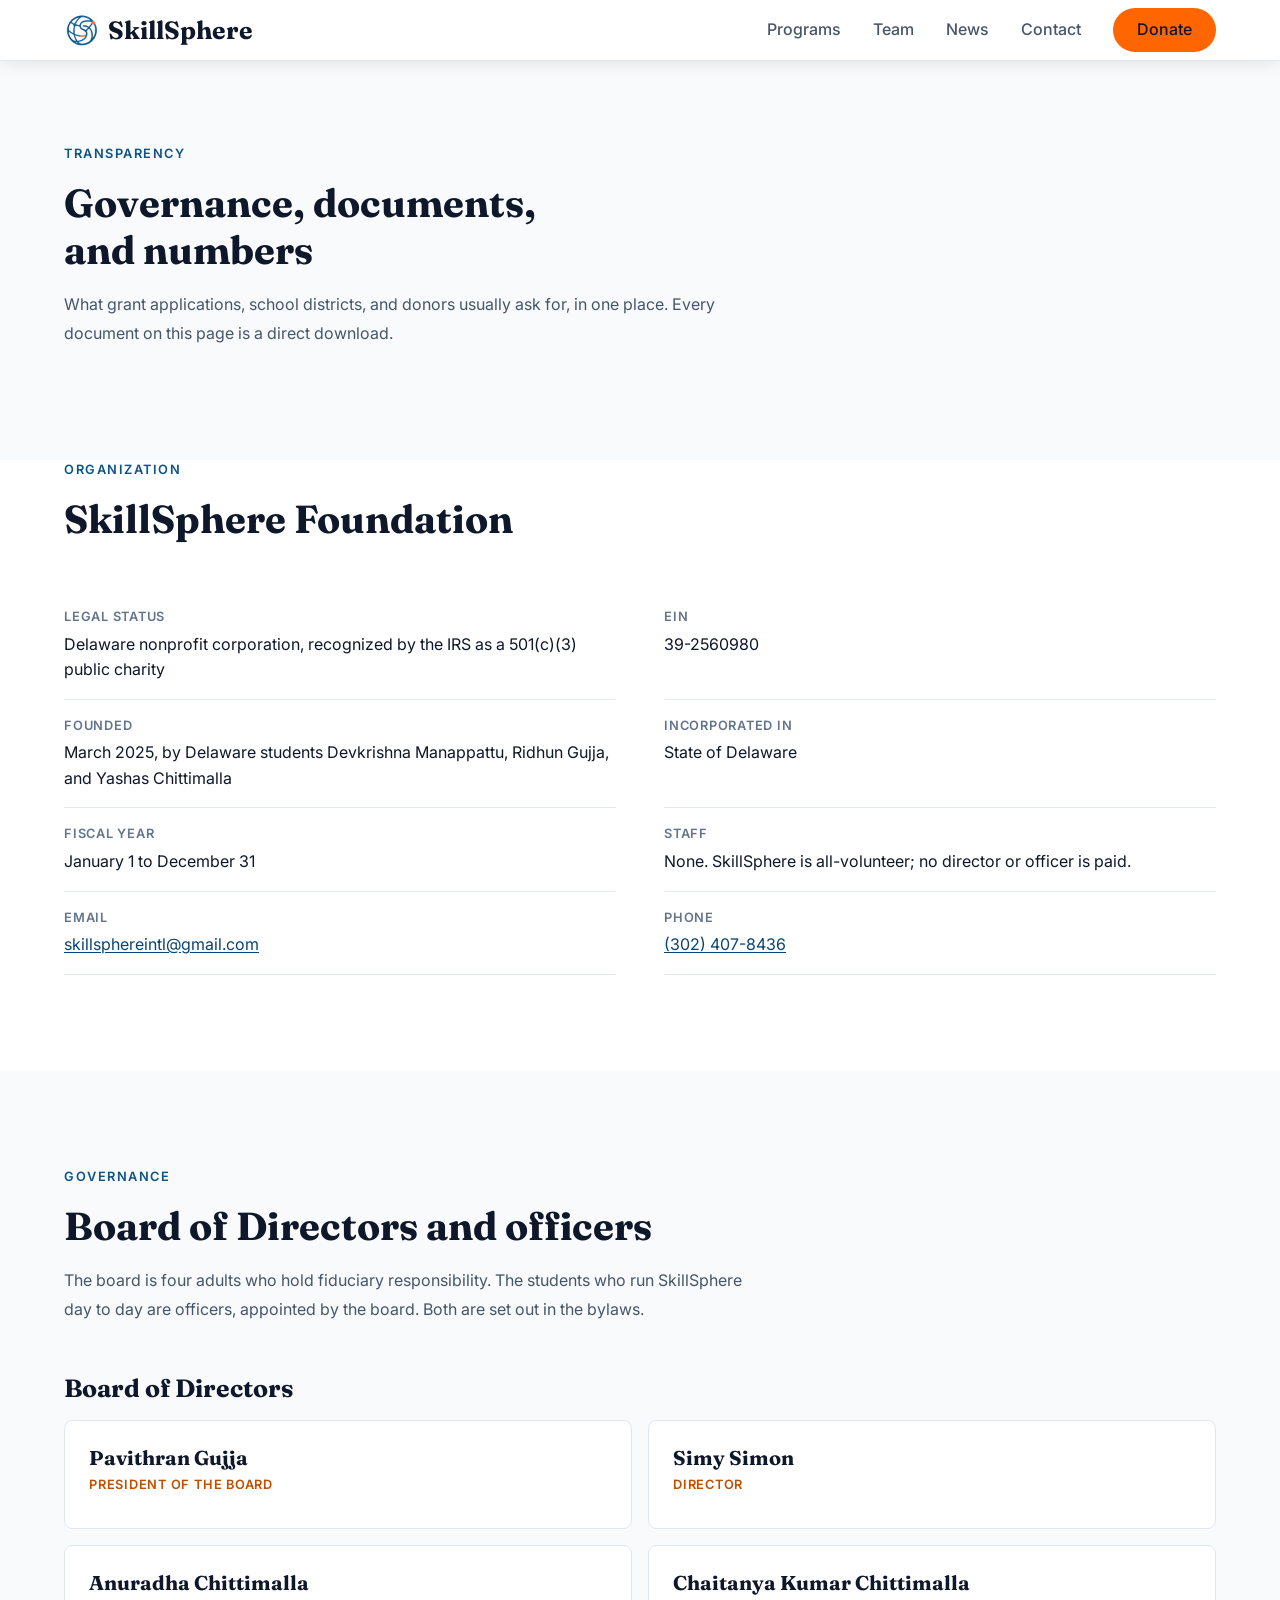
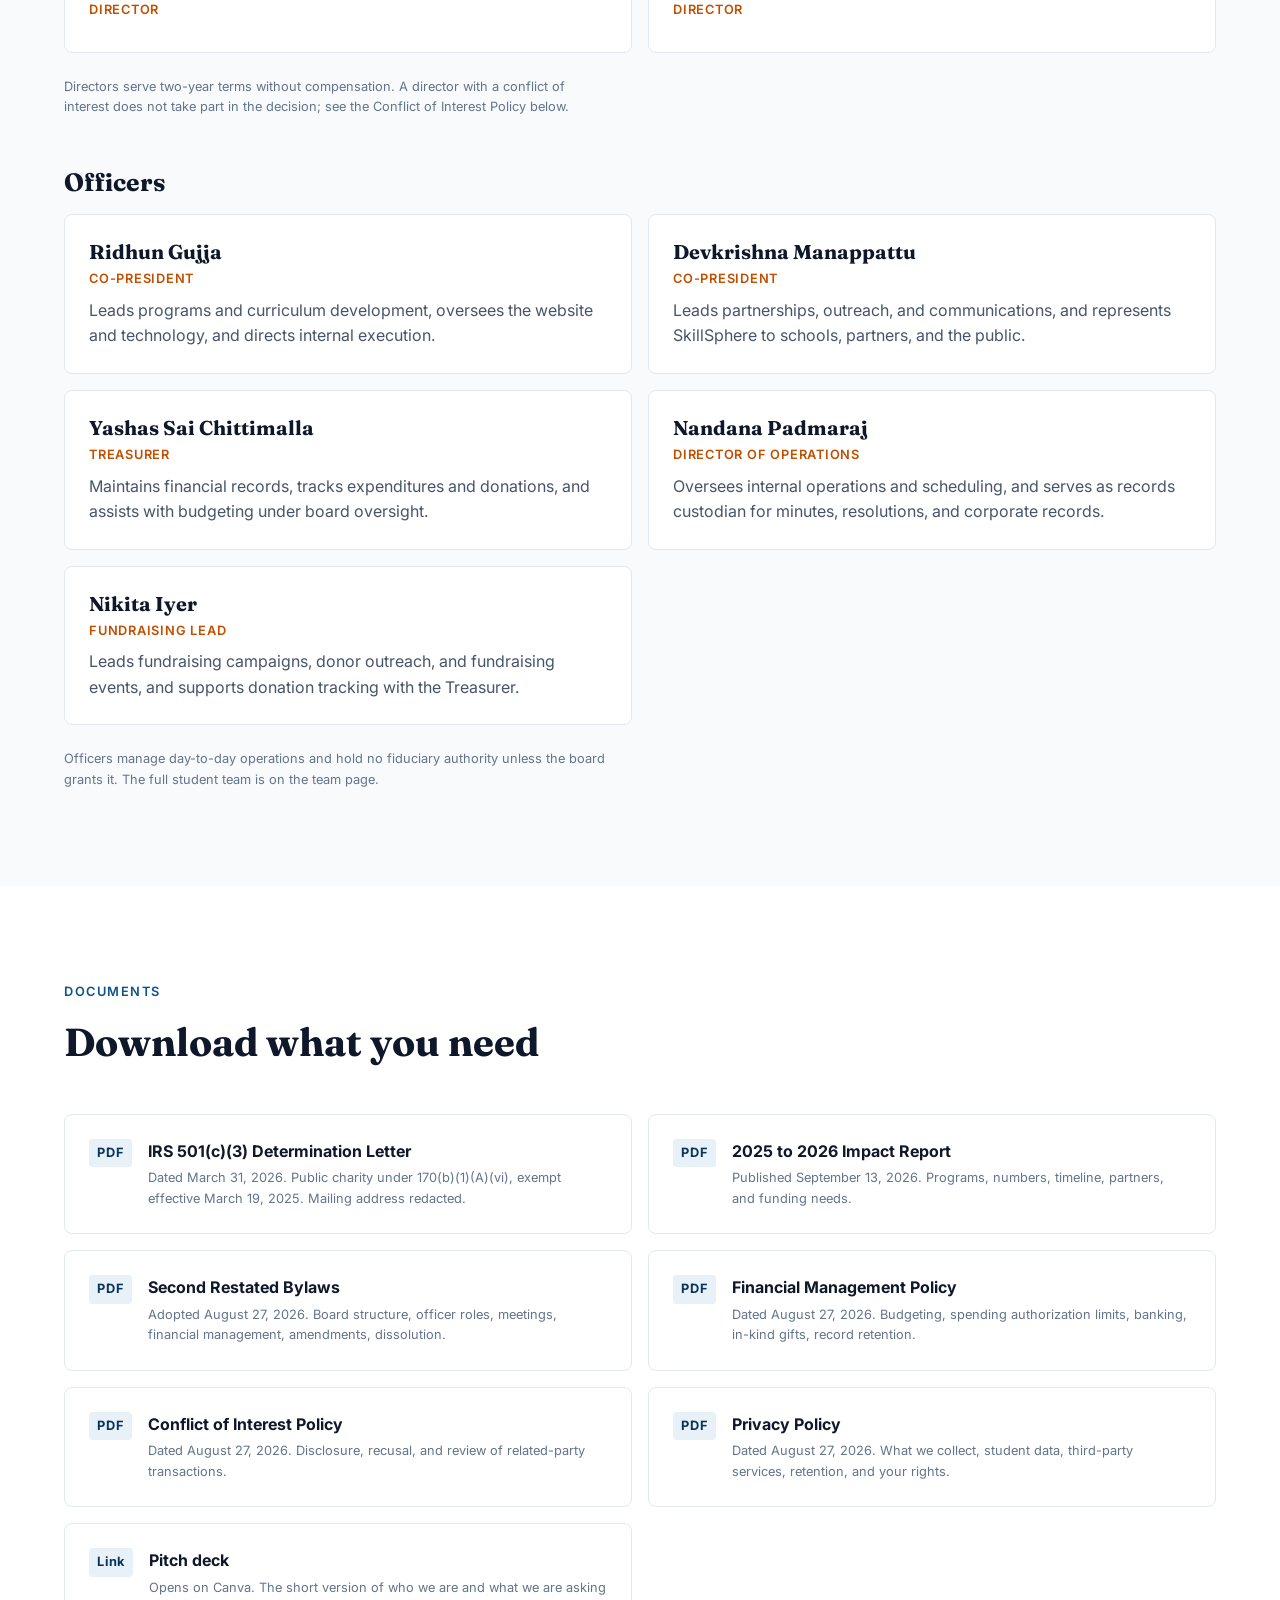
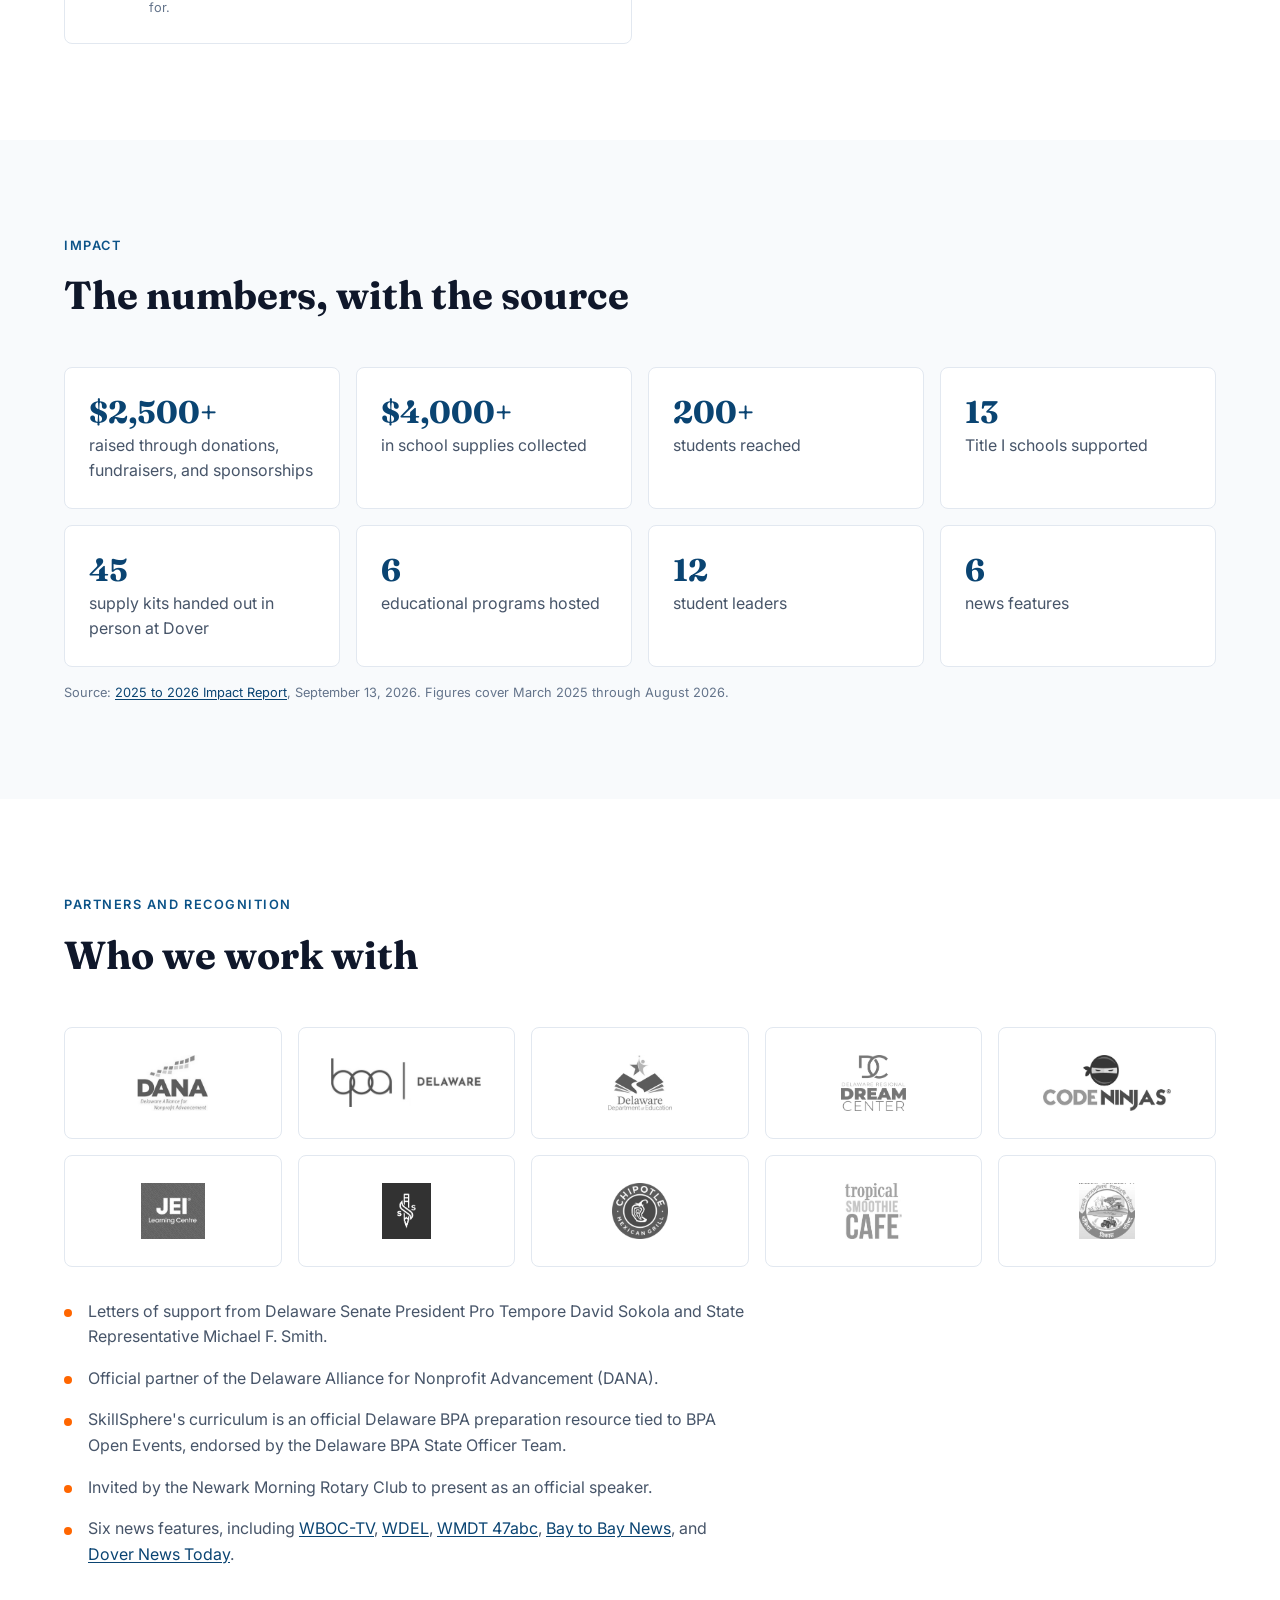
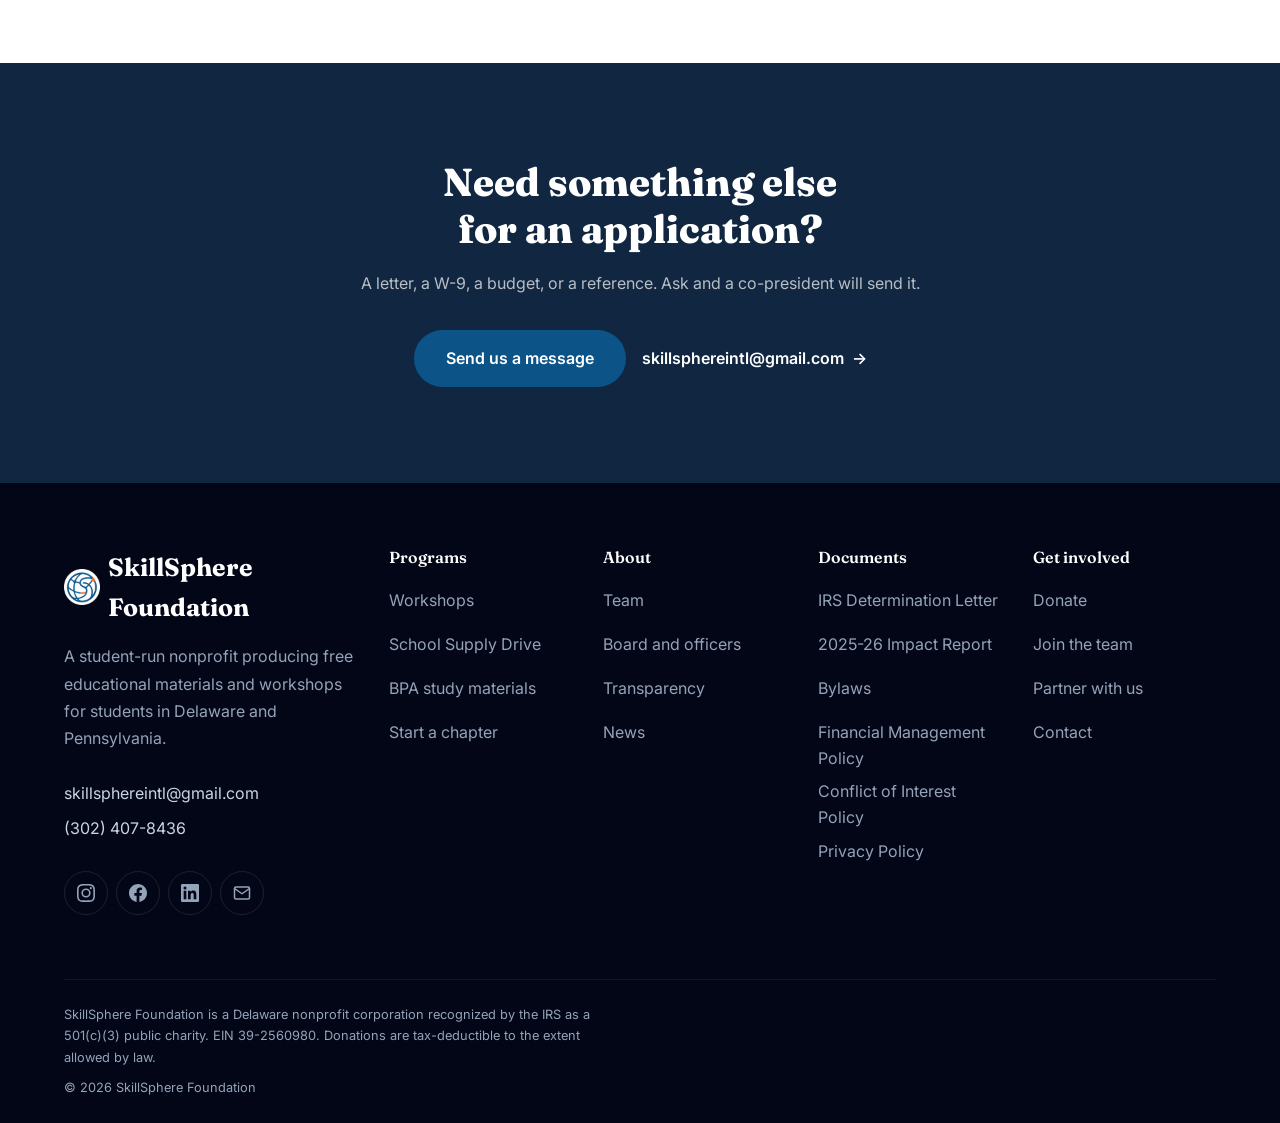
<file: transparency/index.html>
<!DOCTYPE html>
<html lang="en">
<head>
  <meta charset="UTF-8">
  <meta name="viewport" content="width=device-width, initial-scale=1.0">
  <title>Transparency and Documents | SkillSphere Foundation</title>
  <meta name="description" content="SkillSphere Foundation governance and documents: board of directors, officers, bylaws, policies, the 2025-26 Impact Report, EIN, and impact figures with sources.">
  <link rel="canonical" href="https://skillsphere-intl.org/transparency/">
  <meta name="theme-color" content="#0c5388">
  <meta property="og:type" content="website">
  <meta property="og:site_name" content="SkillSphere Foundation">
  <meta property="og:url" content="https://skillsphere-intl.org/transparency/">
  <meta property="og:title" content="Transparency and Documents | SkillSphere Foundation">
  <meta property="og:description" content="SkillSphere Foundation governance and documents: board of directors, officers, bylaws, policies, the 2025-26 Impact Report, EIN, and impact figures with sources.">
  <meta property="og:image" content="https://skillsphere-intl.org/images/og-image.jpg">
  <meta property="og:image:width" content="1200">
  <meta property="og:image:height" content="630">
  <meta property="og:image:alt" content="Delaware Secretary of Education Cindy Marten with SkillSphere's student founders at a table of packed school supply kits.">
  <meta name="twitter:card" content="summary_large_image">
  <link rel="preconnect" href="https://fonts.googleapis.com">
  <link rel="preconnect" href="https://fonts.gstatic.com" crossorigin>
  <link rel="preload" as="style" href="https://fonts.googleapis.com/css2?family=Fraunces:opsz,wght@9..144,600;9..144,700&family=Inter:wght@400;500;600&display=swap">
  <link rel="stylesheet" href="https://fonts.googleapis.com/css2?family=Fraunces:opsz,wght@9..144,600;9..144,700&family=Inter:wght@400;500;600&display=swap" media="print" onload="this.media='all'">
  <noscript><link rel="stylesheet" href="https://fonts.googleapis.com/css2?family=Fraunces:opsz,wght@9..144,600;9..144,700&family=Inter:wght@400;500;600&display=swap"></noscript>
  <link rel="stylesheet" href="../style.css">
  <link rel="icon" href="../images/logo-108.png">
  <link rel="apple-touch-icon" href="../images/logo-180.png">
  <!-- TODO(ridhun): analytics. Paste the one-line snippet from Cloudflare Web Analytics
       or GoatCounter here (both cookieless, so the Privacy Policy stays true as written).
       If you choose Google Analytics 4, add a cookie line to the Privacy Policy first. -->
</head>
<body>

  <a class="skip-link" href="#main">Skip to content</a>

  <!-- NAVBAR -->
  <nav class="navbar scrolled no-hero" id="navbar">
    <div class="container">
      <a href="../index.html" class="nav-logo" aria-label="SkillSphere Foundation home">
        <img src="../images/logo-108.png" alt="SkillSphere logo" width="36" height="36">
        SkillSphere
      </a>
      <div class="nav-links" id="nav-links">
        <a aria-current="page" href="../programs/">Programs</a>
        <a href="../team/">Team</a>
        <a href="../news/">News</a>
        <a href="../contact/">Contact</a>
        <a href="../donate/" class="nav-cta">Donate</a>
      </div>
      <button class="nav-toggle" id="nav-toggle" aria-label="Menu" aria-expanded="false" aria-controls="nav-links">
        <span></span>
        <span></span>
        <span></span>
      </button>
    </div>
  </nav>

  <main id="main">

  <section class="section page-hero">
    <div class="container">
      <div class="section-head section-head--left">
        <p class="eyebrow">Transparency</p>
        <h1 class="section-title">Governance, documents, and numbers</h1>
        <p class="section-desc">What grant applications, school districts, and donors usually ask for, in one place. Every document on this page is a direct download.</p>
      </div>
    </div>
  </section>

  <!-- ORGANIZATION -->
  <section class="section section--tight" id="organization">
    <div class="container">
      <div class="section-head section-head--left">
        <p class="eyebrow">Organization</p>
        <h2 class="section-title">SkillSphere Foundation</h2>
      </div>
      <dl class="kv">
        <div><dt>Legal status</dt><dd>Delaware nonprofit corporation, recognized by the IRS as a 501(c)(3) public charity</dd></div>
        <div><dt>EIN</dt><dd>39-2560980</dd></div>
        <div><dt>Founded</dt><dd>March 2025, by Delaware students Devkrishna Manappattu, Ridhun Gujja, and Yashas Chittimalla</dd></div>
        <div><dt>Incorporated in</dt><dd>State of Delaware</dd></div>
        <div><dt>Fiscal year</dt><dd>January 1 to December 31</dd></div>
        <div><dt>Staff</dt><dd>None. SkillSphere is all-volunteer; no director or officer is paid.</dd></div>
        <div><dt>Email</dt><dd><a href="mailto:skillsphereintl@gmail.com">skillsphereintl@gmail.com</a></dd></div>
        <div><dt>Phone</dt><dd><a href="tel:+13024078436">(302) 407-8436</a></dd></div>
      </dl>
    </div>
  </section>

  <!-- GOVERNANCE -->
  <section class="section section--alt" id="board">
    <div class="container">
      <div class="section-head section-head--left">
        <p class="eyebrow">Governance</p>
        <h2 class="section-title">Board of Directors and officers</h2>
        <p class="section-desc">The board is four adults who hold fiduciary responsibility. The students who run SkillSphere day to day are officers, appointed by the board. Both are set out in the bylaws.</p>
      </div>

      <div class="gov-block">
        <h3>Board of Directors</h3>
        <div class="people-grid" data-reveal-group>
          <div class="person" data-reveal><strong>Pavithran Gujja</strong><span>President of the Board</span></div>
          <div class="person" data-reveal><strong>Simy Simon</strong><span>Director</span></div>
          <div class="person" data-reveal><strong>Anuradha Chittimalla</strong><span>Director</span></div>
          <div class="person" data-reveal><strong>Chaitanya Kumar Chittimalla</strong><span>Director</span></div>
        </div>
        <p class="gov-note">Directors serve two-year terms without compensation. A director with a conflict of interest does not take part in the decision; see the Conflict of Interest Policy below.</p>
      </div>

      <div class="gov-block">
        <h3>Officers</h3>
        <div class="people-grid" data-reveal-group>
          <div class="person" data-reveal>
            <strong>Ridhun Gujja</strong><span>Co-President</span>
            <p>Leads programs and curriculum development, oversees the website and technology, and directs internal execution.</p>
          </div>
          <div class="person" data-reveal>
            <strong>Devkrishna Manappattu</strong><span>Co-President</span>
            <p>Leads partnerships, outreach, and communications, and represents SkillSphere to schools, partners, and the public.</p>
          </div>
          <div class="person" data-reveal>
            <strong>Yashas Sai Chittimalla</strong><span>Treasurer</span>
            <p>Maintains financial records, tracks expenditures and donations, and assists with budgeting under board oversight.</p>
          </div>
          <div class="person" data-reveal>
            <strong>Nandana Padmaraj</strong><span>Director of Operations</span>
            <p>Oversees internal operations and scheduling, and serves as records custodian for minutes, resolutions, and corporate records.</p>
          </div>
          <div class="person" data-reveal>
            <strong>Nikita Iyer</strong><span>Fundraising Lead</span>
            <p>Leads fundraising campaigns, donor outreach, and fundraising events, and supports donation tracking with the Treasurer.</p>
          </div>
        </div>
        <p class="gov-note">Officers manage day-to-day operations and hold no fiduciary authority unless the board grants it. The full <a href="../team/">student team</a> is on the team page.</p>
      </div>
    </div>
  </section>

  <!-- DOCUMENTS -->
  <section class="section" id="documents">
    <div class="container">
      <div class="section-head section-head--left">
        <p class="eyebrow">Documents</p>
        <h2 class="section-title">Download what you need</h2>
      </div>
      <div class="doc-list" data-reveal-group>
        <a class="doc" href="../documents/skillsphere-irs-determination-letter.pdf" download data-reveal>
          <span class="doc__tag">PDF</span>
          <span><strong>IRS 501(c)(3) Determination Letter</strong><small>Dated March 31, 2026. Public charity under 170(b)(1)(A)(vi), exempt effective March 19, 2025. Mailing address redacted.</small></span>
        </a>
        <a class="doc" href="../documents/skillsphere-impact-report-2025-26.pdf" download data-reveal>
          <span class="doc__tag">PDF</span>
          <span><strong>2025 to 2026 Impact Report</strong><small>Published September 13, 2026. Programs, numbers, timeline, partners, and funding needs.</small></span>
        </a>
        <a class="doc" href="../documents/skillsphere-bylaws-2026.pdf" download data-reveal>
          <span class="doc__tag">PDF</span>
          <span><strong>Second Restated Bylaws</strong><small>Adopted August 27, 2026. Board structure, officer roles, meetings, financial management, amendments, dissolution.</small></span>
        </a>
        <a class="doc" href="../documents/skillsphere-financial-management-policy.pdf" download data-reveal>
          <span class="doc__tag">PDF</span>
          <span><strong>Financial Management Policy</strong><small>Dated August 27, 2026. Budgeting, spending authorization limits, banking, in-kind gifts, record retention.</small></span>
        </a>
        <a class="doc" href="../documents/skillsphere-conflict-of-interest-policy.pdf" download data-reveal>
          <span class="doc__tag">PDF</span>
          <span><strong>Conflict of Interest Policy</strong><small>Dated August 27, 2026. Disclosure, recusal, and review of related-party transactions.</small></span>
        </a>
        <a class="doc" href="../documents/skillsphere-privacy-policy.pdf" download data-reveal>
          <span class="doc__tag">PDF</span>
          <span><strong>Privacy Policy</strong><small>Dated August 27, 2026. What we collect, student data, third-party services, retention, and your rights.</small></span>
        </a>
        <a class="doc" href="https://canva.link/5b09euxxylpd4hv" target="_blank" rel="noopener" data-reveal>
          <span class="doc__tag">Link</span>
          <span><strong>Pitch deck</strong><small>Opens on Canva. The short version of who we are and what we are asking for.</small></span>
        </a>
      </div>
    </div>
  </section>

  <!-- IMPACT -->
  <section class="section section--alt" id="impact">
    <div class="container">
      <div class="section-head section-head--left">
        <p class="eyebrow">Impact</p>
        <h2 class="section-title">The numbers, with the source</h2>
      </div>
      <div class="stat-grid" data-reveal-group>
        <div class="stat" data-reveal><strong>$2,500+</strong><span>raised through donations, fundraisers, and sponsorships</span></div>
        <div class="stat" data-reveal><strong>$4,000+</strong><span>in school supplies collected</span></div>
        <div class="stat" data-reveal><strong>200+</strong><span>students reached</span></div>
        <div class="stat" data-reveal><strong>13</strong><span>Title I schools supported</span></div>
        <div class="stat" data-reveal><strong>45</strong><span>supply kits handed out in person at Dover</span></div>
        <div class="stat" data-reveal><strong>6</strong><span>educational programs hosted</span></div>
        <div class="stat" data-reveal><strong>12</strong><span>student leaders</span></div>
        <div class="stat" data-reveal><strong>6</strong><span>news features</span></div>
      </div>
      <p class="source-note">Source: <a href="../documents/skillsphere-impact-report-2025-26.pdf" download>2025 to 2026 Impact Report</a>, September 13, 2026. Figures cover March 2025 through August 2026.</p>
    </div>
  </section>

  <!-- PARTNERS AND RECOGNITION -->
  <section class="section" id="partners">
    <div class="container">
      <div class="section-head section-head--left">
        <p class="eyebrow">Partners and recognition</p>
        <h2 class="section-title">Who we work with</h2>
      </div>
      <ul class="partner-logos" data-reveal-group>
        <li data-reveal><img src="../images/partners/dana.webp" alt="Delaware Alliance for Nonprofit Advancement (DANA)" width="202" height="160" loading="lazy"></li>
        <li data-reveal><img src="../images/partners/delaware-bpa.webp" alt="Delaware Business Professionals of America" width="360" height="116" loading="lazy"></li>
        <li data-reveal><img src="../images/partners/delaware-doe.webp" alt="Delaware Department of Education" width="184" height="160" loading="lazy"></li>
        <li data-reveal><img src="../images/partners/dream-center.webp" alt="Delaware Regional Dream Center" width="185" height="160" loading="lazy"></li>
        <li data-reveal><img src="../images/partners/code-ninjas.webp" alt="Code Ninjas Pike Creek" width="360" height="157" loading="lazy"></li>
        <li data-reveal><img src="../images/partners/jei.webp" alt="JEI Learning Center Middletown" width="182" height="160" loading="lazy"></li>
        <li data-reveal><img src="../images/partners/serve-and-supply.webp" alt="Serve and Supply Foundation" width="139" height="160" loading="lazy"></li>
        <li data-reveal><img src="../images/partners/chipotle.webp" alt="Chipotle Middletown" width="160" height="160" loading="lazy"></li>
        <li data-reveal><img src="../images/partners/tropical-smoothie.webp" alt="Tropical Smoothie Café Elkton" width="165" height="160" loading="lazy"></li>
        <li data-reveal><img src="../images/partners/chaukia-vikas-parishad.webp" alt="Chaukia Vikas Parishad" width="160" height="160" loading="lazy"></li>
      </ul>
      <ul class="recognition">
        <li>Letters of support from Delaware Senate President Pro Tempore David Sokola and State Representative Michael F. Smith.</li>
        <li>Official partner of the Delaware Alliance for Nonprofit Advancement (DANA).</li>
        <li>SkillSphere's curriculum is an official Delaware BPA preparation resource tied to BPA Open Events, endorsed by the Delaware BPA State Officer Team.</li>
        <li>Invited by the Newark Morning Rotary Club to present as an official speaker.</li>
        <li>Six news features, including <a href="https://www.wboc.com/news/delaware-education-leaders-kick-off-back-to-school-with-dover-visit/article_6176ef05-ca6d-48b5-bd11-3e266ead9d22.html" target="_blank" rel="noopener">WBOC-TV</a>, <a href="https://www.wdel.com/news/delaware-education-leaders-kick-off-back-to-school-with-dover-visit/article_11948f19-7af6-56f0-8f17-ead873793310.html" target="_blank" rel="noopener">WDEL</a>, <a href="https://www.wmdt.com/2026/08/high-schoolers-found-nonprofit-bringing-business-opportunities-financial-literacy-and-school-supplies-to-students/" target="_blank" rel="noopener">WMDT 47abc</a>, <a href="https://baytobaynews.com/stories/high-schooler-nonprofit-provides-school-supplies-to-students,342151" target="_blank" rel="noopener">Bay to Bay News</a>, and <a href="https://podcasts.apple.com/us/podcast/delaware-teens-bridge-opportunity-gap-dover-news/id1855766206?i=1000785651766" target="_blank" rel="noopener">Dover News Today</a>.</li>
      </ul>
    </div>
  </section>

  <!-- CTA -->
  <section class="cta-section">
    <div class="container">
      <div class="cta-content">
        <h2 class="cta-title">Need something else for an application?</h2>
        <p class="cta-desc">A letter, a W-9, a budget, or a reference. Ask and a co-president will send it.</p>
        <div class="cta-actions">
          <a href="../contact/?topic=other" class="btn btn-primary">Send us a message</a>
          <a href="mailto:skillsphereintl@gmail.com" class="text-link text-link--light">skillsphereintl@gmail.com</a>
        </div>
      </div>
    </div>
  </section>

  </main>
  <!-- FOOTER -->
  <footer class="footer" id="footer">
    <div class="container">
      <div class="footer-grid">
        <div class="footer-brand">
          <a href="../" class="nav-logo">
            <img src="../images/logo-108.png" alt="" width="36" height="36">
            SkillSphere Foundation
          </a>
          <p>A student-run nonprofit producing free educational materials and workshops for students in Delaware and Pennsylvania.</p>
          <p class="footer-contact">
            <a href="mailto:skillsphereintl@gmail.com">skillsphereintl@gmail.com</a>
            <a href="tel:+13024078436">(302) 407-8436</a>
          </p>
          <div class="footer-socials">
            <a href="https://www.instagram.com/skillsphere.intl/" target="_blank" rel="noopener" class="footer-social-link" aria-label="Instagram">
              <svg width="18" height="18" viewBox="0 0 24 24" fill="currentColor" aria-hidden="true"><path d="M12 2.163c3.204 0 3.584.012 4.85.07 3.252.148 4.771 1.691 4.919 4.919.058 1.265.069 1.645.069 4.849 0 3.205-.012 3.584-.069 4.849-.149 3.225-1.664 4.771-4.919 4.919-1.266.058-1.644.07-4.85.07-3.204 0-3.584-.012-4.849-.07-3.26-.149-4.771-1.699-4.919-4.92-.058-1.265-.07-1.644-.07-4.849 0-3.204.013-3.583.07-4.849.149-3.227 1.664-4.771 4.919-4.919 1.266-.057 1.645-.069 4.849-.069zM12 0C8.741 0 8.333.014 7.053.072 2.695.272.273 2.69.073 7.052.014 8.333 0 8.741 0 12c0 3.259.014 3.668.072 4.948.2 4.358 2.618 6.78 6.98 6.98C8.333 23.986 8.741 24 12 24c3.259 0 3.668-.014 4.948-.072 4.354-.2 6.782-2.618 6.979-6.98.059-1.28.073-1.689.073-4.948 0-3.259-.014-3.667-.072-4.947-.196-4.354-2.617-6.78-6.979-6.98C15.668.014 15.259 0 12 0zm0 5.838a6.162 6.162 0 100 12.324 6.162 6.162 0 000-12.324zM12 16a4 4 0 110-8 4 4 0 010 8zm6.406-11.845a1.44 1.44 0 100 2.881 1.44 1.44 0 000-2.881z"/></svg>
            </a>
            <a href="https://www.facebook.com/skillsphereintl" target="_blank" rel="noopener" class="footer-social-link" aria-label="Facebook">
              <svg width="18" height="18" viewBox="0 0 24 24" fill="currentColor" aria-hidden="true"><path d="M24 12.073c0-6.627-5.373-12-12-12s-12 5.373-12 12c0 5.99 4.388 10.954 10.125 11.854v-8.385H7.078v-3.47h3.047V9.43c0-3.007 1.792-4.669 4.533-4.669 1.312 0 2.686.235 2.686.235v2.953H15.83c-1.491 0-1.956.925-1.956 1.874v2.25h3.328l-.532 3.47h-2.796v8.385C19.612 23.027 24 18.062 24 12.073z"/></svg>
            </a>
            <a href="https://www.linkedin.com/company/skillspherefoundation/" target="_blank" rel="noopener" class="footer-social-link" aria-label="LinkedIn">
              <svg width="18" height="18" viewBox="0 0 24 24" fill="currentColor" aria-hidden="true"><path d="M20.447 20.452h-3.554v-5.569c0-1.328-.027-3.037-1.852-3.037-1.853 0-2.136 1.445-2.136 2.939v5.667H9.351V9h3.414v1.561h.046c.477-.9 1.637-1.85 3.37-1.85 3.601 0 4.267 2.37 4.267 5.455v6.286zM5.337 7.433a2.062 2.062 0 01-2.063-2.065 2.064 2.064 0 112.063 2.065zm1.782 13.019H3.555V9h3.564v11.452zM22.225 0H1.771C.792 0 0 .774 0 1.729v20.542C0 23.227.792 24 1.771 24h20.451C23.2 24 24 23.227 24 22.271V1.729C24 .774 23.2 0 22.222 0h.003z"/></svg>
            </a>
            <a href="mailto:skillsphereintl@gmail.com" class="footer-social-link" aria-label="Email">
              <svg width="18" height="18" viewBox="0 0 24 24" fill="none" stroke="currentColor" stroke-width="2" stroke-linecap="round" stroke-linejoin="round" aria-hidden="true"><path d="M4 4h16c1.1 0 2 .9 2 2v12c0 1.1-.9 2-2 2H4c-1.1 0-2-.9-2-2V6c0-1.1.9-2 2-2z"/><polyline points="22,6 12,13 2,6"/></svg>
            </a>
          </div>
        </div>

        <div class="footer-col">
          <h2 class="footer-heading">Programs</h2>
          <a href="../programs/#workshops">Workshops</a>
          <a href="../programs/#supply-drive">School Supply Drive</a>
          <a href="../programs/#bpa">BPA study materials</a>
          <a href="../contact/?topic=chapter">Start a chapter</a>
        </div>

        <div class="footer-col">
          <h2 class="footer-heading">About</h2>
          <a href="../team/">Team</a>
          <a href="../transparency/#board">Board and officers</a>
          <a href="../transparency/">Transparency</a>
          <a href="../news/">News</a>
        </div>

        <div class="footer-col">
          <h2 class="footer-heading">Documents</h2>
          <a href="../documents/skillsphere-irs-determination-letter.pdf" download>IRS Determination Letter</a>
          <a href="../documents/skillsphere-impact-report-2025-26.pdf" download>2025-26 Impact Report</a>
          <a href="../documents/skillsphere-bylaws-2026.pdf" download>Bylaws</a>
          <a href="../documents/skillsphere-financial-management-policy.pdf" download>Financial Management Policy</a>
          <a href="../documents/skillsphere-conflict-of-interest-policy.pdf" download>Conflict of Interest Policy</a>
          <a href="../documents/skillsphere-privacy-policy.pdf" download>Privacy Policy</a>
        </div>

        <div class="footer-col">
          <h2 class="footer-heading">Get involved</h2>
          <a href="../donate/">Donate</a>
          <a href="../contact/?topic=join">Join the team</a>
          <a href="../contact/?topic=partner">Partner with us</a>
          <a href="../contact/">Contact</a>
        </div>
      </div>

      <div class="footer-bottom">
        <div class="footer-legal">
          <p>
            SkillSphere Foundation is a Delaware nonprofit corporation recognized by the IRS as a
            501(c)(3) public charity. EIN 39-2560980. Donations are tax-deductible to the extent
            allowed by law.
          </p>
          <p>&copy; 2026 SkillSphere Foundation</p>
        </div>
      </div>
    </div>
  </footer>

  <script src="../script.js"></script>
</body>
</html>
</file>
<file: style.css>
:root {
  /* ---- Brand ramp (unchanged: these are SkillSphere's colours) ---- */
  --primary-50:  #e8f1f8;
  --primary-100: #cddcea;
  --primary-200: #9bb9d5;
  --primary-300: #6996bf;
  --primary-400: #3773aa;
  --primary-500: #0c5388;
  --primary-600: #0a4472;
  --primary-700: #08355c;
  --primary-800: #062646;
  --primary-900: #041730;

  --accent-500: #ff6600;   /* fills, large display text, UI accents */
  --accent-text: #c24e00;  /* orange TEXT on light backgrounds - 4.79:1, AA */

  --success-400: #34d399;

  --neutral-50:  #f8fafc;
  --neutral-100: #f1f5f9;
  --neutral-200: #e2e8f0;
  --neutral-300: #cbd5e1;
  --neutral-400: #94a3b8;
  --neutral-500: #64748b;
  --neutral-600: #475569;
  --neutral-700: #334155;
  --neutral-800: #1e293b;
  --neutral-900: #0f172a;
  --neutral-950: #020617;

  --bg-primary:   #ffffff;
  --bg-secondary: #f8fafc;
  --bg-hero: linear-gradient(160deg, #0d1e30 0%, #112640 50%, #0e2a45 100%);

  --text-primary:   #0f172a;
  --text-secondary: #475569;
  --text-muted:     #94a3b8;

  /* ---- Type ---- */
  --font-display: 'Fraunces', Georgia, 'Times New Roman', serif;
  --font-body:    'Inter', -apple-system, BlinkMacSystemFont, 'Segoe UI', sans-serif;

  /* 1.250 major third on a 16px base. The top three steps are fluid;
     body text stays fixed so it never shrinks below a comfortable size. */
  --fs-100: 0.8rem;      /* 12.8px - eyebrow, caption, legal, meta */
  --fs-200: 1rem;        /* 16px   - body, UI, nav, buttons        */
  --fs-300: 1.25rem;     /* 20px   - lead paragraph, large body    */
  --fs-400: 1.5625rem;   /* 25px   - h4, card title                */
  --fs-500: clamp(1.75rem, 1.5rem + 1.1vw, 1.953rem);   /* h3 */
  --fs-600: clamp(2rem,    1.6rem + 1.8vw, 2.441rem);   /* h2, section title */
  --fs-700: clamp(2.25rem, 1.7rem + 2.6vw, 3.052rem);   /* h1 */

  --lh-tight:   1.15;
  --lh-snug:    1.3;
  --lh-normal:  1.6;
  --lh-relaxed: 1.75;
  --measure:    68ch;

  /* ---- Spacing: 8pt grid ---- */
  --space-1: 0.25rem;   /*   4px */
  --space-2: 0.5rem;    /*   8px */
  --space-3: 1rem;      /*  16px */
  --space-4: 1.5rem;    /*  24px */
  --space-5: 2rem;      /*  32px */
  --space-6: 3rem;      /*  48px */
  --space-7: 4rem;      /*  64px */
  --space-8: 6rem;      /*  96px */
  --space-9: 8rem;      /* 128px */

  /* ---- Layout ---- */
  --container-max:    1200px;
  --container-pad:    0 var(--space-4);
  --container-pad-lg: 0 var(--space-6);

  /* ---- Radius: one default, one small, one pill. Nothing else. ---- */
  --radius:      8px;
  --radius-sm:   4px;
  --radius-pill: 999px;

  /* Permitted on exactly three surfaces: the scrolled navbar, open
     dropdowns, and the back-to-top button. Nothing else gets a shadow. */
  --shadow-ui: 0 4px 16px rgba(2, 6, 23, 0.08);

  --transition: 180ms cubic-bezier(0.4, 0, 0.2, 1);
}

*, *::before, *::after {
  margin: 0;
  padding: 0;
  box-sizing: border-box;
}

html {
  -webkit-text-size-adjust: 100%;
  text-size-adjust: 100%;
  font-size: 100%;
  -webkit-font-smoothing: antialiased;
  -moz-osx-font-smoothing: grayscale;
}

body {
  font-family: var(--font-body);
  font-size: var(--fs-200);
  line-height: var(--lh-normal);
  color: var(--text-primary);
  background: var(--bg-primary);
  -webkit-font-smoothing: antialiased;
}

h1, h2, h3, h4 {
  font-family: var(--font-display);
  line-height: var(--lh-tight);
  text-wrap: balance;
}

h3, h4 { line-height: var(--lh-snug); }

/* Constrain running prose only. Stat numbers, labels and other short
   strings live in their own components and set their own widths. */
p { text-wrap: pretty; }

/* ---- Focus (SC 2.4.7) ---- */
:focus-visible {
  outline: 3px solid var(--primary-500);
  outline-offset: 2px;
  border-radius: var(--radius-sm);
}

/* On the dark hero the brand blue has too little contrast against the
   navy, so focus flips to white there. */
.hero :focus-visible,
.navbar:not(.scrolled) :focus-visible,
.initiatives :focus-visible,
.cta-section :focus-visible,
.footer :focus-visible {
  outline-color: #fff;
}

/* ---- Skip link (SC 2.4.1) ---- */
.skip-link {
  position: absolute;
  left: var(--space-3);
  top: calc(-1 * var(--space-8));
  z-index: 1100;
  padding: var(--space-3) var(--space-4);
  background: var(--primary-600);
  color: #fff;
  font-weight: 600;
  border-radius: var(--radius);
  transition: top var(--transition);
}

.skip-link:focus { top: var(--space-3); }

/* ---- Target size (SC 2.5.8) ---- */
.nav-links a,
.footer-col a,
.btn,
.nav-cta,
button,
input[type="submit"] {
  min-height: 44px;
}

.nav-toggle,
.testimonial-btn,
.back-to-top,
.footer-social-link {
  min-width: 44px;
  min-height: 44px;
}

.nav-links a,
.nav-cta,
.btn {
  display: inline-flex;
  align-items: center;
}

img {
  max-width: 100%;
  height: auto;
  display: block;
}

a {
  text-decoration: none;
  color: inherit;
}

ul {
  list-style: none;
}

.container {
  max-width: var(--container-max);
  margin: 0 auto;
  padding: var(--container-pad);
}

.section {
  padding: var(--space-8) 0;
  position: relative;
}

.section-title {
  font-family: var(--font-display);
  font-size: var(--fs-600);
  font-weight: 700;
  line-height: 1.2;
  color: var(--neutral-900);
  margin-bottom: var(--space-3);
}

.section-desc {
  font-size: var(--fs-200);
  color: var(--text-secondary);
  line-height: 1.8;
}

/* ============================================
   NAVBAR
   ============================================ */
.navbar {
  position: fixed;
  top: 0;
  left: 0;
  width: 100%;
  z-index: 1000;
  padding: var(--space-3) 0;
  transition: var(--transition);
}

.navbar.scrolled {
  background: var(--bg-primary);
  border-bottom: 1px solid var(--neutral-200);
  box-shadow: var(--shadow-ui);
  padding: var(--space-2) 0;
}

.navbar .container {
  display: flex;
  align-items: center;
  justify-content: space-between;
}

.nav-logo {
  display: flex;
  align-items: center;
  gap: var(--space-2);
  font-family: var(--font-display);
  font-weight: 700;
  font-size: var(--fs-400);
  color: #fff;
  transition: var(--transition);
}

.navbar.scrolled .nav-logo {
  color: var(--neutral-900);
}

.nav-logo img {
  height: 36px;
  width: auto;
}

.nav-links {
  display: flex;
  align-items: center;
  gap: var(--space-5);
}

.nav-links a {
  font-size: var(--fs-200);
  font-weight: 500;
  color: rgba(255, 255, 255, 0.85);
  transition: var(--transition);
  position: relative;
}

.nav-links a::after {
  content: '';
  position: absolute;
  bottom: -4px;
  left: 0;
  width: 0;
  height: 2px;
  background: var(--primary-400);
  transition: var(--transition);
  border-radius: 2px;
}

.nav-links a:hover::after {
  width: 100%;
}

.nav-links a:hover {
  color: #fff;
}

.navbar.scrolled .nav-links a {
  color: var(--neutral-600);
}

.navbar.scrolled .nav-links a:hover {
  color: var(--primary-600);
}

.navbar.scrolled .nav-links a::after {
  background: var(--primary-500);
}

.nav-cta {
  padding: var(--space-2) var(--space-4);
  border-radius: var(--radius-pill);
  background: var(--accent-500);
  color: var(--neutral-900) !important;
  font-weight: 600;
  font-size: var(--fs-200);
  transition: var(--transition);
  border: none;
  cursor: pointer;
}

.nav-cta::after {
  display: none !important;
}

.nav-cta:hover {
  background: #ee5000;
  color: #fff !important;
}

.nav-toggle {
  display: none;
  flex-direction: column;
  cursor: pointer;
  gap: var(--space-1);
  z-index: 1001;
}

.nav-toggle span {
  width: 24px;
  height: 2px;
  background: #fff;
  transition: var(--transition);
  border-radius: 2px;
}

.navbar.scrolled .nav-toggle span {
  background: var(--neutral-800);
}

/* ============================================
   HERO
   ============================================ */
.hero {
  min-height: 100vh;
  min-height: 100svh;
  background: var(--bg-hero);
  display: flex;
  align-items: center;
  position: relative;
  overflow: hidden;
}

.hero-content {
  padding: var(--space-5) 0;
}

.hero-title {
  font-family: var(--font-display);
  font-size: var(--fs-700);
  font-weight: 800;
  line-height: 1.1;
  color: #fff;
  margin-bottom: var(--space-4);
}

.hero-desc {
  font-size: var(--fs-300);
  line-height: 1.8;
  color: rgba(255, 255, 255, 0.7);
  margin-bottom: var(--space-5);
  max-width: 500px;
}

.hero-actions {
  display: flex;
  gap: var(--space-3);
  flex-wrap: wrap;
}

.btn {
  display: inline-flex;
  align-items: center;
  gap: var(--space-2);
  padding: var(--space-3) var(--space-5);
  border-radius: var(--radius-pill);
  font-family: var(--font-body);
  font-weight: 600;
  font-size: var(--fs-200);
  cursor: pointer;
  border: none;
  transition: var(--transition);
}

.btn-primary {
  background: #0c5388;
  color: #fff;
}

.btn-primary:hover {
  background: #0a4472;
  transform: translateY(-1px);
}

.btn-secondary {
  background: rgba(255, 255, 255, 0.08);
  color: #fff;
  border: 1px solid rgba(255, 255, 255, 0.28);
}

.btn-secondary:hover {
  background: rgba(255, 255, 255, 0.10);
  transform: translateY(-1px);
}

.btn-orange {
  background: var(--accent-500);
  color: var(--neutral-900);
}

.btn-orange:hover {
  background: #ee5000;
  transform: translateY(-1px);
}

@keyframes fadeSlideUp {
  from { opacity: 0; transform: translateY(30px); }
  to { opacity: 1; transform: translateY(0); }
}

/* ============================================
   IMPACT STRIP
   ============================================ */
.impact-strip {
  background: var(--neutral-900);
  padding: var(--space-6) 0;
  position: relative;
  overflow: hidden;
}

.impact-strip::before {
  content: '';
  position: absolute;
  inset: 0;
  background: linear-gradient(90deg, var(--primary-900) 0%, var(--neutral-900) 50%, var(--primary-900) 100%);
  opacity: 0.3;
}

.impact-strip .container {
  display: grid;
  grid-template-columns: repeat(4, 1fr);
  gap: var(--space-5);
  position: relative;
  z-index: 2;
}

.impact-item {
  text-align: center;
  color: #fff;
}

.impact-number {
  font-family: var(--font-display);
  font-size: var(--fs-700);
  font-weight: 800;
  color: #ff6600;
  line-height: 1;
  margin-bottom: var(--space-2);
}

.impact-label {
  font-size: var(--fs-200);
  color: var(--neutral-400);
  font-weight: 500;
}

/* ============================================
   CTA
   ============================================ */
.cta-section {
  background: #112640;
  padding: var(--space-8) 0;
  position: relative;
  overflow: hidden;
  text-align: center;
}

.cta-content {
  position: relative;
  z-index: 2;
  max-width: 660px;
  margin: 0 auto;
}

.cta-title {
  font-family: var(--font-display);
  font-size: var(--fs-600);
  font-weight: 800;
  color: #fff;
  line-height: 1.2;
  margin-bottom: var(--space-3);
}

.cta-desc {
  font-size: var(--fs-200);
  color: rgba(255, 255, 255, 0.7);
  margin-bottom: var(--space-5);
  line-height: 1.8;
}

.cta-actions {
  display: flex;
  justify-content: center;
  gap: var(--space-3);
  flex-wrap: wrap;
}

/* ============================================
   FOOTER
   ============================================ */
.footer {
  background: var(--neutral-950);
  color: var(--neutral-400);
  padding: var(--space-7) 0 0;
}

.footer-grid {
  display: grid;
  grid-template-columns: 2fr 1fr 1fr 1fr;
  gap: var(--space-6);
  margin-bottom: var(--space-7);
}

.footer-brand .nav-logo {
  margin-bottom: var(--space-3);
  color: #fff;
}

.footer-brand p {
  font-size: var(--fs-200);
  line-height: 1.7;
  margin-bottom: var(--space-4);
  max-width: 300px;
}

.footer-socials {
  display: flex;
  gap: var(--space-2);
}

.footer-social-link {
  width: 40px;
  height: 40px;
  border-radius: 50%;
  border: 1px solid rgba(255, 255, 255, 0.1);
  display: flex;
  align-items: center;
  justify-content: center;
  color: var(--neutral-400);
  transition: var(--transition);
}

.footer-social-link:hover {
  background: var(--primary-500);
  border-color: var(--primary-500);
  color: #fff;
}

.footer-col a {
  display: block;
  font-size: var(--fs-200);
  color: var(--neutral-400);
  padding: var(--space-1) 0;
  transition: var(--transition);
}

.footer-col a:hover {
  color: var(--primary-300);
  transform: translateX(4px);
}

.footer-bottom {
  border-top: 1px solid rgba(255, 255, 255, 0.06);
  padding: var(--space-4) 0;
  display: flex;
  justify-content: space-between;
  align-items: center;
  font-size: var(--fs-100);
}

/* Legal disclosure block: 501(c)(3) status + EIN. Sits as the single flex
   child of .footer-bottom so the copyright line stacks under the disclosure
   instead of being pushed to the opposite edge by space-between. */
.footer-legal p {
  max-width: 68ch;
  line-height: 1.7;
}

.footer-legal p + p {
  margin-top: var(--space-2);
  color: var(--neutral-400);
}

/* ============================================
   BACK TO TOP
   ============================================ */
.back-to-top {
  position: fixed;
  bottom: 30px;
  right: 30px;
  width: 48px;
  height: 48px;
  border-radius: 50%;
  background: var(--primary-500);
  color: #fff;
  border: none;
  cursor: pointer;
  display: flex;
  align-items: center;
  justify-content: center;
  box-shadow: var(--shadow-ui);
  opacity: 0;
  visibility: hidden;
  transition: var(--transition);
  z-index: 500;
}

.back-to-top.visible {
  opacity: 1;
  visibility: visible;
}

.back-to-top:hover {
  background: var(--primary-600);
  transform: translateY(-2px);
}

@media (max-width: 1024px) {
  .hero .container {
    grid-template-columns: 1fr;
    text-align: center;
  }

  .hero-desc {
    max-width: 100%;
    margin-left: auto;
    margin-right: auto;
  }

  .hero-actions {
    justify-content: center;
  }

  

  

  .footer-grid {
    grid-template-columns: 1fr 1fr;
  }
}

@media (max-width: 768px) {
  .section {
    padding: var(--space-6) 0;
  }

  .nav-links {
    position: fixed;
    top: 0;
    right: -100%;
    width: 280px;
    height: 100vh;
    height: 100dvh;
    background: var(--neutral-950);
    flex-direction: column;
    padding: var(--space-8) var(--space-5) var(--space-5);
    gap: var(--space-4);
    transition: var(--transition);
    z-index: 999;
  }

  .nav-links.active {
    right: 0;
  }

  .nav-links a {
    color: var(--neutral-300);
    font-size: var(--fs-200);
  }

  .navbar.scrolled .nav-links a {
    color: var(--neutral-300);
  }

  .nav-toggle {
    display: flex;
  }

  .impact-strip .container {
    grid-template-columns: repeat(2, 1fr);
    gap: var(--space-4);
  }

  

  .footer-grid {
    grid-template-columns: 1fr;
    gap: var(--space-5);
  }

  .footer-bottom {
    flex-direction: column;
    gap: var(--space-2);
    text-align: center;
  }
}

@media (max-width: 480px) {
  

  .hero-title {
    font-size: var(--fs-600);
  }
}

@media (prefers-reduced-motion: no-preference) {
  html { scroll-behavior: smooth; }
}

@media (prefers-reduced-motion: reduce) {
  *, *::before, *::after {
    animation-duration: 0.01ms !important;
    animation-iteration-count: 1 !important;
    transition-duration: 0.01ms !important;
    scroll-behavior: auto !important;
  }
}

@media (prefers-reduced-motion: no-preference) {
  .hero-title   { animation: fadeSlideUp 0.8s ease 0.15s both; }
  .hero-desc    { animation: fadeSlideUp 0.8s ease 0.3s both; }
  .hero-actions { animation: fadeSlideUp 0.8s ease 0.45s both; }
}

/* ============================================
   REBUILD COMPONENTS
   Every value below is a token. Layouts are deliberately asymmetric
   (7/5 hero, 58/42 programs, 5/7 story) to break the centred-column
   rhythm that made the old site read as generated.
   ============================================ */

.eyebrow {
  font-family: var(--font-body);
  font-size: var(--fs-100);
  font-weight: 600;
  letter-spacing: 0.12em;
  text-transform: uppercase;
  color: var(--primary-500);
  margin-bottom: var(--space-3);
}
.eyebrow--light { color: var(--primary-200); }

.section-head { max-width: var(--measure); margin: 0 auto var(--space-6); text-align: center; }
.section-head--left { margin-left: 0; text-align: left; }
.section-head .section-title { margin-bottom: var(--space-3); }
.section-head .section-desc { margin: 0 auto; }
.section-head--left .section-desc { margin-left: 0; }

.text-link {
  display: inline-flex;
  align-items: center;
  gap: var(--space-2);
  font-weight: 600;
  color: var(--primary-500);
  min-height: 24px;
}
.text-link::after { content: '\2192'; transition: transform var(--transition); }
.text-link:hover::after { transform: translateX(var(--space-1)); }
.text-link--light { color: #fff; }

/* ---- Hero ---- */
.hero { min-height: auto; padding: calc(var(--space-9) + var(--space-5)) 0 var(--space-8); }
.hero-grid {
  display: grid;
  grid-template-columns: 7fr 5fr;
  gap: var(--space-7);
  align-items: center;
}
.hero-content { padding: 0; min-width: 0; }
.hero-figure { min-width: 0; }
.hero-title { font-weight: 700; line-height: var(--lh-tight); margin-bottom: var(--space-4); max-width: 18ch; }
.hero-desc { max-width: var(--measure); margin-bottom: var(--space-5); }
.hero-figure { margin: 0; }
.hero-figure img {
  width: 100%;
  height: auto;
  border-radius: var(--radius);
  border: 1px solid rgba(255, 255, 255, 0.12);
}
.hero-figure figcaption {
  margin-top: var(--space-3);
  font-size: var(--fs-100);
  line-height: var(--lh-normal);
  color: var(--neutral-400);
  max-width: var(--measure);
}

/* ---- Press strip: a belt of outlet names that drifts left and loops ---- */
.press-strip {
  background: var(--bg-primary);
  border-bottom: 1px solid var(--neutral-200);
  padding: var(--space-4) 0;
  overflow: hidden;
  -webkit-mask-image: linear-gradient(90deg, transparent, #000 6%, #000 94%, transparent);
  mask-image: linear-gradient(90deg, transparent, #000 6%, #000 94%, transparent);
}
.press-track { display: flex; width: max-content; }
.press-list { display: flex; flex: none; gap: var(--space-7); padding-right: var(--space-7); margin: 0; list-style: none; }
.press-list li { flex: none; display: flex; align-items: baseline; }
.press-link { display: inline-flex; align-items: baseline; gap: var(--space-2); color: inherit; border-radius: var(--radius-sm); white-space: nowrap; }
.press-link:hover .press-mark, .press-link:focus-visible .press-mark { text-decoration: underline; text-underline-offset: 3px; }
.press-mark { font-family: var(--font-display); font-weight: 700; font-size: var(--fs-300); color: var(--neutral-900); letter-spacing: -0.01em; }
.press-mark small { font-size: var(--fs-100); font-weight: 600; color: var(--neutral-600); }
@media (prefers-reduced-motion: no-preference) {
  .press-track { will-change: transform; }
}
@media (prefers-reduced-motion: reduce) {
  .press-strip { -webkit-mask-image: none; mask-image: none; }
  .press-track { width: auto; }
  .press-list { flex: 1 1 auto; min-width: 0; flex-wrap: wrap; justify-content: center; gap: var(--space-3) var(--space-5); padding-right: 0; }
  .press-list[aria-hidden] { display: none; }
}

/* ---- Impact ---- */
.impact-strip { background: var(--primary-900); padding: var(--space-7) 0; }
.impact-strip::before { display: none; }
.impact-grid { display: grid; grid-template-columns: repeat(4, 1fr); gap: var(--space-5); }
.impact-item { text-align: left; border-left: 1px solid rgba(255, 255, 255, 0.14); padding-left: var(--space-4); }
.impact-number { font-weight: 700; margin-bottom: var(--space-2); }
.impact-label { color: var(--primary-200); max-width: none; }

/* ---- Programs: one lead card, two stacked ---- */
.programs-layout {
  display: grid;
  grid-template-columns: 58fr 42fr;
  grid-template-rows: auto auto;
  gap: var(--space-4);
}
.program {
  display: flex;
  flex-direction: column;
  background: var(--bg-primary);
  border: 1px solid var(--neutral-200);
  border-radius: var(--radius);
  overflow: hidden;
  transition: border-color var(--transition), transform var(--transition);
}
.program:hover { border-color: var(--primary-300); }
.program img { width: 100%; height: 220px; object-fit: cover; }
.program--lead { grid-row: 1 / 3; }
.program--lead img { height: 100%; min-height: 320px; flex: 1; }
.program__body { padding: var(--space-4); }
.program__body h3 { font-size: var(--fs-400); margin-bottom: var(--space-2); }
.program__body p { color: var(--text-secondary); margin-bottom: var(--space-3); }
.program--lead .program__body { padding: var(--space-5); }
.program--lead .program__body h3 { font-size: var(--fs-500); }

/* ---- Featured story: media left, text right ---- */
.story { background: var(--bg-secondary); }
.story-grid { display: grid; grid-template-columns: 5fr 7fr; gap: var(--space-7); align-items: center; }
.story-media { position: relative; }
.story-img { display: block; border-radius: var(--radius); border: 1px solid var(--neutral-200); }
.story-img--main { width: 88%; height: auto; }
.story-img--inset {
  position: absolute;
  right: 0;
  bottom: calc(-1 * var(--space-5));
  width: 56%;
  height: auto;
  border: var(--space-1) solid var(--bg-secondary);
}
.story-body p { margin-bottom: var(--space-3); color: var(--text-secondary); }
.story-body .section-title { margin-bottom: var(--space-4); }
.story-facts {
  display: flex;
  gap: var(--space-5);
  margin: var(--space-4) 0 var(--space-5);
  padding: var(--space-3) 0;
  border-top: 1px solid var(--neutral-200);
  border-bottom: 1px solid var(--neutral-200);
  flex-wrap: wrap;
}
.story-facts li { font-size: var(--fs-100); color: var(--neutral-600); display: flex; flex-direction: column; gap: var(--space-1); }
.story-facts strong { font-family: var(--font-display); font-size: var(--fs-400); color: var(--primary-600); line-height: 1; }


/* ---- Get involved: dark band, three doors ---- */
.involve { background: var(--primary-800); color: #fff; }
.involve .section-title { color: #fff; }
.involve-grid { display: grid; grid-template-columns: repeat(3, 1fr); gap: var(--space-4); }
.involve-card {
  display: flex;
  flex-direction: column;
  gap: var(--space-3);
  padding: var(--space-5);
  border: 1px solid rgba(255, 255, 255, 0.18);
  border-radius: var(--radius);
  color: #fff;
  transition: transform var(--transition), border-color var(--transition), background var(--transition);
}
.involve-card:hover { transform: translateY(calc(-1 * var(--space-1))); border-color: rgba(255, 255, 255, 0.4); background: rgba(255, 255, 255, 0.04); }
.involve-card h3 { font-size: var(--fs-400); }
.involve-card p { color: var(--primary-100); flex: 1; }
.involve-card--accent { background: var(--accent-500); border-color: var(--accent-500); color: var(--neutral-900); }
.involve-card--accent p, .involve-card--accent .text-link--light { color: var(--neutral-900); }
.involve-card--accent:hover { background: var(--accent-500); border-color: var(--neutral-900); }

/* ---- Footer heading (was h4, which skipped levels on shallow pages) ---- */
.footer-heading {
  color: #fff;
  font-family: var(--font-display);
  font-weight: 600;
  font-size: var(--fs-200);
  line-height: var(--lh-snug);
  margin-bottom: var(--space-3);
}

/* ---- Nav toggle is a real button now ---- */
.nav-toggle { background: none; border: 0; padding: var(--space-2); }
body.nav-open { overflow: hidden; }

@media (prefers-reduced-motion: no-preference) {
  [data-reveal] { opacity: 0; transform: translateY(var(--space-3)); transition: opacity 0.55s cubic-bezier(0.2, 0.7, 0.2, 1), transform 0.55s cubic-bezier(0.2, 0.7, 0.2, 1); }
  [data-reveal].is-in { opacity: 1; transform: none; }
}

@media (max-width: 1024px) {
  .hero-grid, .story-grid { grid-template-columns: 1fr; gap: var(--space-6); }
  .hero-title { max-width: none; }
  .programs-layout { grid-template-columns: 1fr; }
  .program--lead { grid-row: auto; }
  .program--lead img { min-height: 0; height: 260px; flex: none; }
  .impact-grid { grid-template-columns: repeat(2, 1fr); }
  .involve-grid { grid-template-columns: 1fr; }
  .story-media { display: grid; grid-template-columns: 3fr 2fr; gap: var(--space-3); align-items: end; }
  .story-img--main { width: 100%; }
  .story-img--inset { position: static; width: 100%; margin: 0; border-width: 0; }
}

@media (max-width: 560px) {
  .hero { padding-top: calc(var(--space-8) + var(--space-5)); }
  .impact-grid { grid-template-columns: 1fr; }
  .story-facts { gap: var(--space-4); }
}

/* Subpage intro band (was an inline style on programs/ and news/) */
.page-hero { background: var(--bg-secondary); padding: calc(var(--space-9) + var(--space-3)) 0 var(--space-7); }

/* News feature (replaces an inline-styled fundraiser box) */
.news-feature { display: grid; grid-template-columns: 1fr 1fr; border: 1px solid var(--neutral-200); border-radius: var(--radius); overflow: hidden; background: var(--bg-primary); }
.news-feature img { width: 100%; height: 100%; object-fit: cover; }
.news-feature__body { padding: var(--space-6); }
.news-feature__body h2 { font-size: var(--fs-500); margin-bottom: var(--space-3); }
.news-feature__body p { color: var(--text-secondary); margin-bottom: var(--space-3); }

@media (max-width: 1024px) {
 .news-feature { grid-template-columns: 1fr; }
}
/* Program sections: text/media split that alternates side */
.section--alt { background: var(--bg-secondary); }
.section-desc--light { color: var(--primary-100); }
.prog-grid { display: grid; grid-template-columns: 5fr 7fr; gap: var(--space-7); align-items: center; }
.prog-grid--flip { grid-template-columns: 7fr 5fr; }
.prog-body p { color: var(--text-secondary); margin-bottom: var(--space-3); max-width: var(--measure); }
.prog-body .section-title { margin-bottom: var(--space-4); }
.prog-facts { display: grid; grid-template-columns: repeat(2, minmax(0, 1fr)); gap: var(--space-3) var(--space-5); margin: var(--space-4) 0 var(--space-5); padding: var(--space-3) 0; border-top: 1px solid var(--neutral-200); border-bottom: 1px solid var(--neutral-200); }
.prog-facts li { font-size: var(--fs-100); color: var(--neutral-600); display: flex; flex-direction: column; gap: var(--space-1); }
.prog-facts strong { font-family: var(--font-display); font-size: var(--fs-300); color: var(--primary-600); line-height: var(--lh-snug); }
.prog-media { position: relative; }
.prog-media img { display: block; width: 100%; height: auto; border-radius: var(--radius); border: 1px solid var(--neutral-200); }
.prog-media .prog-media__inset { position: absolute; width: 34%; right: calc(-1 * var(--space-3)); bottom: calc(-1 * var(--space-5)); border: var(--space-1) solid var(--bg-primary); }
.section--alt .prog-media .prog-media__inset { border-color: var(--bg-secondary); }
.prog-grid--flip .prog-media .prog-media__inset { right: auto; left: calc(-1 * var(--space-3)); }
@media (max-width: 1024px) {
  .prog-grid, .prog-grid--flip { grid-template-columns: 1fr; gap: var(--space-5); }
  .prog-grid--flip .prog-media { order: 2; }
  .prog-media { display: grid; grid-template-columns: 2fr 1fr; gap: var(--space-3); align-items: end; }
  .prog-media .prog-media__inset { position: static; width: 100%; margin: 0; border-width: 0; }
}
.section-title--left, .section-desc--left { text-align: left; margin-left: 0; }
.btn--wide { width: 100%; justify-content: center; }
.chapter-cta { max-width: var(--measure); margin: 0 auto; }
.chapter-cta__note { text-align: center; margin-top: var(--space-3); color: var(--neutral-500); font-size: var(--fs-100); }
.visually-hidden { position: absolute; width: 1px; height: 1px; overflow: hidden; clip: rect(0 0 0 0); white-space: nowrap; }

/* Photo moments: dense grid, one wide anchor image */
.moments-grid { display: grid; grid-template-columns: repeat(3, 1fr); grid-auto-rows: 240px; gap: var(--space-3); }
.moments-item { position: relative; overflow: hidden; border-radius: var(--radius); border: 1px solid var(--neutral-200); }
.moments-item--wide { grid-column: span 2; }
.moments-item img { width: 100%; height: 100%; object-fit: cover; display: block; transition: transform var(--transition); }
.moments-item:hover img { transform: scale(1.03); }
.moments-item span { position: absolute; left: 0; right: 0; bottom: 0; padding: var(--space-3); font-size: var(--fs-100); color: #fff; background: linear-gradient(to top, rgba(2, 6, 23, 0.72), transparent); }
@media (max-width: 1024px) { .moments-grid { grid-template-columns: repeat(2, 1fr); grid-auto-rows: 220px; } .moments-item--wide { grid-column: span 2; } }
@media (max-width: 560px) { .moments-grid { grid-template-columns: 1fr; grid-auto-rows: 240px; } .moments-item--wide { grid-column: auto; } }

/* =====================================================================
   Page head: eyebrow, title, and lead on the left, one photo on the right.
   Used on team/, donate/, and contact/.
   ===================================================================== */
.page-head { padding: calc(var(--space-9) + var(--space-3)) 0 var(--space-6); background: var(--bg-primary); }
.page-head--alt { background: var(--bg-secondary); border-bottom: 1px solid var(--neutral-200); }
.page-head__grid { display: grid; grid-template-columns: 7fr 5fr; gap: var(--space-7); align-items: center; }
.page-head__title { font-size: var(--fs-700); line-height: var(--lh-tight); margin-bottom: var(--space-4); color: var(--neutral-900); max-width: 18ch; }
.page-head__desc { max-width: var(--measure); color: var(--text-secondary); }
.page-head__desc + .hero-actions { margin-top: var(--space-5); align-items: center; }
.page-head__img { width: 100%; height: auto; border-radius: var(--radius); border: 1px solid var(--neutral-200); }

/* A section that follows a page-hero directly loses its top padding. */
.section--tight { padding-top: 0; }

/* =====================================================================
   Donate
   ===================================================================== */
.drive-card { display: grid; grid-template-columns: 5fr 7fr; border: 1px solid var(--neutral-200); border-radius: var(--radius); overflow: hidden; background: var(--bg-primary); }
.drive-card__img { width: 100%; height: 100%; object-fit: cover; }
.drive-card__body { padding: var(--space-6); }
.drive-card__body h2 { font-size: var(--fs-500); margin-bottom: var(--space-3); }
.drive-card__body p { color: var(--text-secondary); margin-bottom: var(--space-3); max-width: var(--measure); }
.drive-card__body .hero-actions { align-items: center; }

.amount-grid { display: grid; grid-template-columns: repeat(4, 1fr); gap: var(--space-3); }
.amount-card { padding: var(--space-4); border: 1px solid var(--neutral-200); border-radius: var(--radius); background: var(--bg-primary); }
.amount-card strong { display: block; font-family: var(--font-display); font-weight: 700; font-size: var(--fs-500); line-height: var(--lh-snug); color: var(--primary-600); margin-bottom: var(--space-2); }
.amount-card p { color: var(--text-secondary); margin: 0; }
.amount-note { margin-top: var(--space-3); font-size: var(--fs-100); color: var(--neutral-500); }

.ways-grid { display: grid; grid-template-columns: repeat(4, 1fr); gap: var(--space-3); }
.way-card { display: flex; flex-direction: column; gap: var(--space-2); padding: var(--space-4); border: 1px solid var(--neutral-200); border-radius: var(--radius); background: var(--bg-primary); transition: border-color var(--transition); }
.way-card:hover { border-color: var(--primary-300); }
.way-card h3 { font-size: var(--fs-300); }
.way-card p { flex: 1; color: var(--text-secondary); margin: 0 0 var(--space-2); }

.paypal-card { display: grid; grid-template-columns: 1fr auto; gap: var(--space-6); align-items: center; padding: var(--space-6); border: 1px solid var(--neutral-200); border-radius: var(--radius); background: var(--bg-primary); }
.paypal-card h2 { font-size: var(--fs-500); margin-bottom: var(--space-3); }
.paypal-card p { color: var(--text-secondary); max-width: var(--measure); margin-bottom: var(--space-4); }
.qr-box { text-align: center; }
.qr-box img { display: block; width: 180px; height: 180px; margin: 0 auto var(--space-2); border: 1px solid var(--neutral-200); border-radius: var(--radius-sm); }
.qr-box p { font-size: var(--fs-100); color: var(--neutral-500); margin: 0; }

.where-card { max-width: 56rem; margin: 0 auto; padding: var(--space-6); border: 1px solid var(--neutral-200); border-radius: var(--radius); background: var(--bg-primary); }
.where-card .section-title { margin-bottom: var(--space-3); }
.where-card > p { color: var(--text-secondary); margin-bottom: var(--space-4); }
.where-list { display: grid; gap: var(--space-3); }
.where-list li { position: relative; padding-left: var(--space-4); color: var(--text-secondary); }
.where-list li::before { content: ''; position: absolute; left: 0; top: 0.65em; width: var(--space-2); height: var(--space-2); border-radius: 50%; background: var(--accent-500); }
.where-legal { margin-top: var(--space-4); padding-top: var(--space-4); border-top: 1px solid var(--neutral-200); font-size: var(--fs-100); color: var(--neutral-500); }

/* =====================================================================
   Contact
   ===================================================================== */
.contact-grid { display: grid; grid-template-columns: 7fr 5fr; gap: var(--space-5); align-items: start; }
.contact-card { padding: var(--space-5); border: 1px solid var(--neutral-200); border-radius: var(--radius); background: var(--bg-primary); }
.contact-card h2 { font-size: var(--fs-400); margin-bottom: var(--space-2); }
.contact-card__sub { color: var(--neutral-500); margin-bottom: var(--space-4); }
.form-grid { display: grid; grid-template-columns: 1fr 1fr; gap: var(--space-3); }
.field.full { grid-column: 1 / -1; }
.field label { display: block; font-size: var(--fs-100); font-weight: 600; color: var(--neutral-700); margin-bottom: var(--space-2); }
.field input, .field select, .field textarea {
  width: 100%;
  min-height: 44px;
  padding: var(--space-2) var(--space-3);
  border: 1px solid var(--neutral-300);
  border-radius: var(--radius-sm);
  font: inherit;
  color: var(--neutral-900);
  background: var(--bg-primary);
  transition: border-color var(--transition);
}
.field input:focus, .field select:focus, .field textarea:focus { border-color: var(--primary-500); }
.field textarea { min-height: 10rem; resize: vertical; }
.form-actions { margin-top: var(--space-4); }
.info-list { margin: 0; }
.info-list > div { padding: var(--space-3) 0; border-bottom: 1px solid var(--neutral-200); }
.info-list > div:last-child { border-bottom: 0; padding-bottom: 0; }
.info-list dt { font-size: var(--fs-100); font-weight: 600; letter-spacing: 0.06em; text-transform: uppercase; color: var(--neutral-500); margin-bottom: var(--space-1); }
.info-list dd { margin: 0; }
.info-list a { color: var(--primary-600); font-weight: 500; text-decoration: underline; text-underline-offset: 2px; }
.contact-photo { margin: var(--space-5) 0 0; }
.contact-photo img { width: 100%; height: auto; border-radius: var(--radius); border: 1px solid var(--neutral-200); }
.contact-photo figcaption { margin-top: var(--space-2); font-size: var(--fs-100); color: var(--neutral-500); }

/* =====================================================================
   News: dated list
   ===================================================================== */
.update-list { display: grid; gap: var(--space-5); }
.update { display: grid; grid-template-columns: 9rem 4fr 8fr; gap: var(--space-5); align-items: start; padding-top: var(--space-5); border-top: 1px solid var(--neutral-200); }
.update:first-child { padding-top: 0; border-top: 0; }
.update--text { grid-template-columns: 9rem 1fr; }
.update__date { font-size: var(--fs-100); font-weight: 600; letter-spacing: 0.06em; text-transform: uppercase; color: var(--neutral-500); margin: 0; padding-top: var(--space-1); }
.update__date small { display: block; font-size: var(--fs-100); font-weight: 400; letter-spacing: 0; text-transform: none; color: var(--accent-text); margin-top: var(--space-1); }
.update__img { display: block; width: 100%; aspect-ratio: 4 / 3; height: auto; object-fit: cover; border-radius: var(--radius); border: 1px solid var(--neutral-200); }
.update__body h3 { font-size: var(--fs-400); margin-bottom: var(--space-2); }
.update__body p { color: var(--text-secondary); max-width: var(--measure); margin-bottom: var(--space-3); }
.update__body p:last-child { margin-bottom: 0; }

@media (max-width: 1024px) {
  .page-head__grid { grid-template-columns: 1fr; gap: var(--space-5); }
  .page-head__title { max-width: none; }
  .drive-card { grid-template-columns: 1fr; }
  .drive-card__img { max-height: 420px; }
  .amount-grid, .ways-grid { grid-template-columns: repeat(2, 1fr); }
  .paypal-card { grid-template-columns: 1fr; }
  .contact-grid { grid-template-columns: 1fr; }
  .update, .update--text { grid-template-columns: 1fr; gap: var(--space-3); }
}

@media (max-width: 560px) {
  .amount-grid, .ways-grid, .form-grid { grid-template-columns: 1fr; }
  .drive-card__body, .paypal-card, .where-card, .contact-card { padding: var(--space-4); }
}

/* =====================================================================
   Team: member cards with a round photo that overlaps the card edge
   ===================================================================== */
.team-wrap { background: var(--bg-primary); padding: var(--space-8) 0 var(--space-9); }
.team-grid { display: grid; grid-template-columns: repeat(3, 1fr); column-gap: var(--space-5); row-gap: var(--space-8); }
.member-card {
  position: relative;
  background: var(--bg-primary);
  border: 1px solid var(--neutral-200);
  border-radius: var(--radius);
  padding: calc(var(--space-7) + var(--space-3)) var(--space-4) var(--space-5);
  text-align: center;
  transition: border-color var(--transition);
}
.member-card:hover { border-color: var(--primary-300); }
.photo-rail {
  position: absolute;
  top: calc(-1 * (var(--space-7) + var(--space-1)));
  left: 0;
  right: 0;
  display: flex;
  justify-content: center;
  pointer-events: none;
}
.photo-badge {
  width: 136px;
  height: 136px;
  border-radius: 50%;
  overflow: hidden;
  border: var(--space-1) solid var(--bg-primary);
  outline: 1px solid var(--neutral-200);
  background: var(--neutral-100);
  pointer-events: auto;
}
.photo-badge img { display: block; width: 100%; height: 100%; object-fit: cover; }
.member-name { font-family: var(--font-display); font-weight: 700; font-size: var(--fs-300); line-height: var(--lh-snug); color: var(--neutral-900); margin: 0 0 var(--space-1); }
.member-role { font-size: var(--fs-100); font-weight: 600; letter-spacing: 0.06em; text-transform: uppercase; color: var(--accent-text); margin-bottom: var(--space-3); }
.member-divider { width: var(--space-5); height: 2px; background: var(--neutral-200); margin: 0 auto var(--space-3); }
.member-bio { text-align: left; color: var(--text-secondary); white-space: pre-line; }

.former-wrap { margin-top: var(--space-8); padding-top: var(--space-7); border-top: 1px solid var(--neutral-200); }
.former-title { font-size: var(--fs-500); text-align: center; margin-bottom: var(--space-5); }
.former-grid { display: flex; flex-wrap: wrap; justify-content: center; gap: var(--space-3); }
.former-card { width: calc((100% - 2 * var(--space-3)) / 3); padding: var(--space-4); border: 1px solid var(--neutral-200); border-radius: var(--radius); text-align: center; }
.former-name { font-family: var(--font-display); font-weight: 700; font-size: var(--fs-200); color: var(--neutral-900); margin-bottom: var(--space-1); }
.former-role { font-size: var(--fs-100); color: var(--neutral-500); }

@media (max-width: 1024px) {
  .team-grid { grid-template-columns: repeat(2, 1fr); column-gap: var(--space-4); }
  .former-card { width: calc((100% - var(--space-3)) / 2); }
}
@media (max-width: 560px) {
  .team-grid { grid-template-columns: 1fr; }
  .former-card { width: 100%; }
}
.form-notice { padding: var(--space-3) var(--space-4); margin-bottom: var(--space-4); border: 1px solid var(--success-400); border-radius: var(--radius-sm); background: var(--neutral-50); color: var(--neutral-800); }
.chapter-cta__note a { color: var(--primary-600); text-decoration: underline; text-underline-offset: 2px; }

/* =====================================================================
   Transparency page
   ===================================================================== */
.kv { display: grid; grid-template-columns: repeat(2, 1fr); gap: 0 var(--space-6); margin: 0; }
.kv > div { padding: var(--space-3) 0; border-bottom: 1px solid var(--neutral-200); }
.kv dt { font-size: var(--fs-100); font-weight: 600; letter-spacing: 0.06em; text-transform: uppercase; color: var(--neutral-500); margin-bottom: var(--space-1); }
.kv dd { margin: 0; color: var(--neutral-900); }
.kv a { color: var(--primary-600); text-decoration: underline; text-underline-offset: 2px; }
.people-grid { display: grid; grid-template-columns: repeat(2, 1fr); gap: var(--space-3); }
.person { padding: var(--space-4); border: 1px solid var(--neutral-200); border-radius: var(--radius); background: var(--bg-primary); }
.person strong { display: block; font-family: var(--font-display); font-size: var(--fs-300); line-height: var(--lh-snug); color: var(--neutral-900); }
.person span { display: block; font-size: var(--fs-100); font-weight: 600; letter-spacing: 0.06em; text-transform: uppercase; color: var(--accent-text); margin: var(--space-1) 0 var(--space-2); }
.person p { color: var(--text-secondary); margin: 0; }
.gov-note { margin-top: var(--space-4); color: var(--neutral-500); font-size: var(--fs-100); max-width: var(--measure); }
.gov-block + .gov-block { margin-top: var(--space-6); }
.gov-block h3 { font-size: var(--fs-400); margin-bottom: var(--space-3); }
.doc-list { display: grid; grid-template-columns: repeat(2, 1fr); gap: var(--space-3); }
.doc { display: flex; gap: var(--space-3); align-items: flex-start; padding: var(--space-4); border: 1px solid var(--neutral-200); border-radius: var(--radius); background: var(--bg-primary); color: inherit; transition: border-color var(--transition); }
.doc:hover { border-color: var(--primary-300); }
.doc__tag { flex: none; font-size: var(--fs-100); font-weight: 700; letter-spacing: 0.06em; padding: var(--space-1) var(--space-2); border-radius: var(--radius-sm); background: var(--primary-50); color: var(--primary-700); }
.doc strong { display: block; color: var(--neutral-900); }
.doc small { display: block; color: var(--neutral-500); font-size: var(--fs-100); margin-top: var(--space-1); }
.stat-grid { display: grid; grid-template-columns: repeat(4, 1fr); gap: var(--space-3); }
.stat { padding: var(--space-4); border: 1px solid var(--neutral-200); border-radius: var(--radius); background: var(--bg-primary); }
.stat strong { display: block; font-family: var(--font-display); font-size: var(--fs-500); line-height: var(--lh-snug); color: var(--primary-600); }
.stat span { color: var(--text-secondary); }
.source-note { margin-top: var(--space-3); font-size: var(--fs-100); color: var(--neutral-500); }
.source-note a { color: var(--primary-600); text-decoration: underline; text-underline-offset: 2px; }
.recognition { display: grid; gap: var(--space-3); margin-top: var(--space-5); max-width: var(--measure); }
.recognition li { position: relative; padding-left: var(--space-4); color: var(--text-secondary); }
.recognition li::before { content: ''; position: absolute; left: 0; top: 0.65em; width: var(--space-2); height: var(--space-2); border-radius: 50%; background: var(--accent-500); }
.update__img--tall { aspect-ratio: 3 / 4; }

/* Footer: brand plus four link columns */
.footer-grid { grid-template-columns: 1.6fr repeat(4, 1fr); gap: var(--space-5); }
.footer-contact { margin-top: var(--space-3); }
.footer-contact a { display: block; color: var(--neutral-300); padding: var(--space-1) 0; }
.footer-contact a:hover { color: var(--primary-300); }
@media (max-width: 1024px) {
  .footer-grid { grid-template-columns: repeat(2, 1fr); }
  .footer-brand { grid-column: 1 / -1; }
  .kv, .people-grid, .doc-list { grid-template-columns: 1fr; }
  .stat-grid { grid-template-columns: repeat(2, 1fr); }
}
@media (max-width: 560px) {
  .footer-grid { grid-template-columns: 1fr; }
  .stat-grid { grid-template-columns: 1fr; }
}

/* =====================================================================
   Print: the page content, without chrome
   ===================================================================== */
@media print {
  .navbar, .skip-link, .back-to-top, .footer-socials, .cta-section, .involve, .press-strip { display: none !important; }
  body { color: #000; background: #fff; }
  .section, .page-hero, .page-head { padding: var(--space-4) 0; }
  a { color: inherit; text-decoration: underline; }
  .footer { background: #fff; color: #000; border-top: 1px solid #000; }
  .footer-col a, .footer-brand p, .footer-legal, .footer-heading, .footer-contact a, .nav-logo { color: #000; }
}

/* Partner logo wall: one card per partner, logos scaled to a shared height,
   greyscale at rest and full colour on hover so ten brands read as one row. */
.partner-logos { display: grid; grid-template-columns: repeat(5, 1fr); gap: var(--space-3); }
@media (max-width: 1024px) { .partner-logos { grid-template-columns: repeat(auto-fill, minmax(150px, 1fr)); } }
@media (max-width: 560px) { .partner-logos { grid-template-columns: repeat(2, 1fr); } .partner-logos li { min-height: 96px; padding: var(--space-3); } }
.partner-logos li { display: flex; align-items: center; justify-content: center; min-height: 112px; padding: var(--space-4); border: 1px solid var(--neutral-200); border-radius: var(--radius); background: var(--bg-primary); }
.partner-logos img { max-height: 56px; max-width: min(150px, 100%); width: auto; height: auto; filter: grayscale(1); opacity: 0.8; transition: filter var(--transition), opacity var(--transition); }
.partner-logos li:hover img, .partner-logos li:focus-within img { filter: none; opacity: 1; }
@media (prefers-reduced-motion: reduce) { .partner-logos img { filter: none; opacity: 1; } }

/* Inline links inside running text */
.story-body p a, .news-feature__body p a, .update__body p a, .recognition a { color: var(--primary-600); text-decoration: underline; text-underline-offset: 2px; }
.story-body p a:hover, .news-feature__body p a:hover, .update__body p a:hover, .recognition a:hover { color: var(--primary-800); }
</file>
